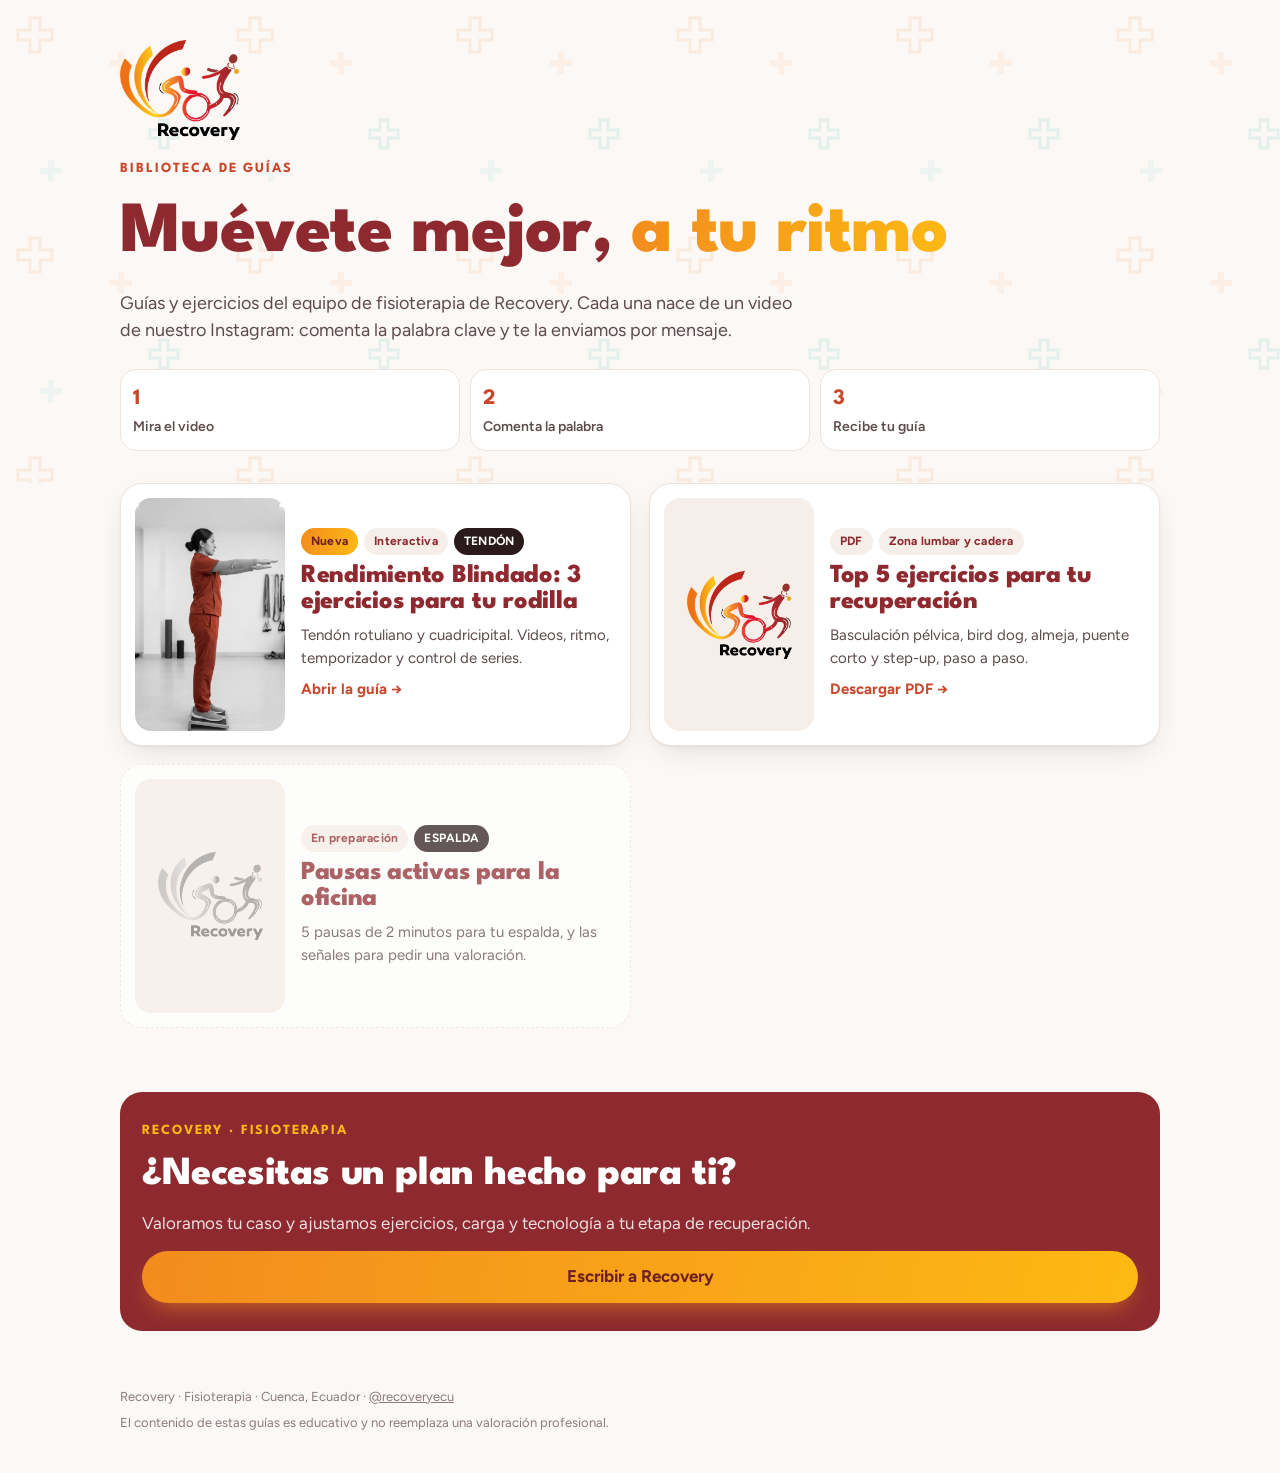
<file: index.html>
<!doctype html>
<html lang="es">
<head>
<meta charset="utf-8">
<meta name="viewport" content="width=device-width,initial-scale=1,viewport-fit=cover">
<title>Guías Recovery</title>
<meta name="description" content="Guías y ejercicios del equipo de fisioterapia de Recovery para moverte mejor y recuperarte a tu ritmo.">
<meta name="theme-color" content="#8E2A2F">
<meta property="og:title" content="Guías Recovery · Fisioterapia">
<meta property="og:description" content="Guías y ejercicios del equipo de fisioterapia de Recovery.">
<meta property="og:image" content="https://pro-motion-sport-marketing.github.io/recovery-guias/assets/clips/excentrica.jpg">
<link rel="icon" href="assets/img/recovery-logo-color.png">
<link rel="preconnect" href="https://fonts.googleapis.com">
<link rel="preconnect" href="https://fonts.gstatic.com" crossorigin>
<link href="https://fonts.googleapis.com/css2?family=Figtree:wght@400;500;600;700&family=League+Spartan:wght@600;700;800&display=swap" rel="stylesheet">
<link rel="stylesheet" href="assets/css/recovery.css?v=3">
<style>
.inicio{padding:40px 0 32px}
.inicio .envoltura{display:grid;gap:18px}
.inicio img.logo-grande{width:120px;height:auto}
.inicio h1{font-size:clamp(42px,11vw,72px);font-weight:800;color:var(--vino)}
.inicio h1 span{background:var(--grad);-webkit-background-clip:text;background-clip:text;color:transparent}
.como{display:grid;gap:10px;grid-template-columns:repeat(3,1fr);margin-top:6px}
.como div{background:var(--papel);border:1px solid var(--linea);border-radius:16px;padding:12px;font-size:14px;font-weight:600;color:var(--tinta-2)}
.como b{display:block;font-family:var(--titulo);font-size:22px;color:var(--rojo)}
.guias{display:grid;gap:18px;padding-bottom:64px}
.tarjeta{position:relative;display:grid;grid-template-columns:120px 1fr;gap:16px;background:var(--papel);border:1px solid var(--linea);border-radius:var(--radio);padding:14px;box-shadow:var(--sombra);text-decoration:none;transition:transform .2s ease}
.tarjeta:hover{transform:translateY(-3px)}
.tarjeta .media{border-radius:16px;overflow:hidden;aspect-ratio:9/14;background:var(--suave)}
.tarjeta .media img,.tarjeta .media video{width:100%;height:100%;object-fit:cover}
.tarjeta .info{display:grid;gap:8px;align-content:center}
.tarjeta h2{font-size:26px}
.tarjeta p{font-size:15px;color:var(--tinta-2)}
.etiquetas{display:flex;flex-wrap:wrap;gap:6px}
.etq{font-size:12px;font-weight:700;padding:4px 10px;border-radius:99px;background:var(--suave);color:var(--vino);letter-spacing:.02em}
.etq.nueva{background:var(--grad);color:var(--vino-2)}
.etq.clave{background:var(--tinta);color:#fff}
.tarjeta .ir{font-weight:700;color:var(--rojo);font-size:15px}
.tarjeta.pronto{opacity:.72;box-shadow:none;border-style:dashed}
.tarjeta.pronto:hover{transform:none}
.pdf-media{display:grid;place-items:center;background:linear-gradient(160deg,#fff,var(--suave));}
.pdf-media img{width:70%!important;height:auto!important;object-fit:contain!important}
.final{background:var(--vino);color:#fff;border-radius:var(--radio);padding:28px 22px;display:grid;gap:14px;margin-bottom:56px}
.final h2{color:#fff;font-size:clamp(28px,7vw,40px)}
.final p{color:rgba(255,255,255,.85)}
@media (min-width:760px){
  .guias{grid-template-columns:repeat(2,1fr)}
  .tarjeta{grid-template-columns:150px 1fr}
}
</style>
</head>
<body>
<main>
<section class="inicio cruces">
  <div class="envoltura">
    <img class="logo-grande" src="assets/img/recovery-logo-color.png" alt="Recovery" width="120" height="100">
    <p class="ante">Biblioteca de guías</p>
    <h1>Muévete mejor, <span>a tu ritmo</span></h1>
    <p class="sub">Guías y ejercicios del equipo de fisioterapia de Recovery. Cada una nace de un video de nuestro Instagram: comenta la palabra clave y te la enviamos por mensaje.</p>
    <div class="como">
      <div><b>1</b>Mira el video</div>
      <div><b>2</b>Comenta la palabra</div>
      <div><b>3</b>Recibe tu guía</div>
    </div>
  </div>
</section>

<section class="envoltura guias" aria-label="Guías disponibles">
  <a class="tarjeta" href="tendon/">
    <div class="media"><video autoplay muted loop playsinline preload="metadata" poster="assets/clips/excentrica.jpg" aria-hidden="true"><source src="assets/clips/excentrica.mp4" type="video/mp4"></video></div>
    <div class="info">
      <div class="etiquetas"><span class="etq nueva">Nueva</span><span class="etq">Interactiva</span><span class="etq clave">TENDÓN</span></div>
      <h2>Rendimiento Blindado: 3 ejercicios para tu rodilla</h2>
      <p>Tendón rotuliano y cuadricipital. Videos, ritmo, temporizador y control de series.</p>
      <span class="ir">Abrir la guía →</span>
    </div>
  </a>

  <a class="tarjeta" href="recursos/top-5-ejercicios-para-tu-recuperacion.pdf" target="_blank" rel="noopener">
    <div class="media pdf-media"><img src="assets/img/recovery-logo-color.png" alt="" aria-hidden="true"></div>
    <div class="info">
      <div class="etiquetas"><span class="etq">PDF</span><span class="etq">Zona lumbar y cadera</span></div>
      <h2>Top 5 ejercicios para tu recuperación</h2>
      <p>Basculación pélvica, bird dog, almeja, puente corto y step-up, paso a paso.</p>
      <span class="ir">Descargar PDF →</span>
    </div>
  </a>

  <div class="tarjeta pronto" aria-label="Próximamente">
    <div class="media pdf-media"><img src="assets/img/recovery-logo-color.png" alt="" aria-hidden="true" style="filter:grayscale(1);opacity:.5"></div>
    <div class="info">
      <div class="etiquetas"><span class="etq">En preparación</span><span class="etq clave">ESPALDA</span></div>
      <h2>Pausas activas para la oficina</h2>
      <p>5 pausas de 2 minutos para tu espalda, y las señales para pedir una valoración.</p>
    </div>
  </div>
</section>

<section class="envoltura">
  <div class="final">
    <p class="ante" style="color:var(--amarillo)">Recovery · Fisioterapia</p>
    <h2>¿Necesitas un plan hecho para ti?</h2>
    <p>Valoramos tu caso y ajustamos ejercicios, carga y tecnología a tu etapa de recuperación.</p>
    <a class="boton boton-principal" href="https://ig.me/m/recoveryecu" target="_blank" rel="noopener">Escribir a Recovery</a>
  </div>
</section>
</main>
<footer class="pie-pagina" style="padding-bottom:40px">
  <div class="envoltura">
    <p class="nota-pie">Recovery · Fisioterapia · Cuenca, Ecuador · <a href="https://www.instagram.com/recoveryecu/" target="_blank" rel="noopener">@recoveryecu</a></p>
    <p class="nota-pie" style="margin-top:6px">El contenido de estas guías es educativo y no reemplaza una valoración profesional.</p>
  </div>
</footer>
</body>
</html>
</file>
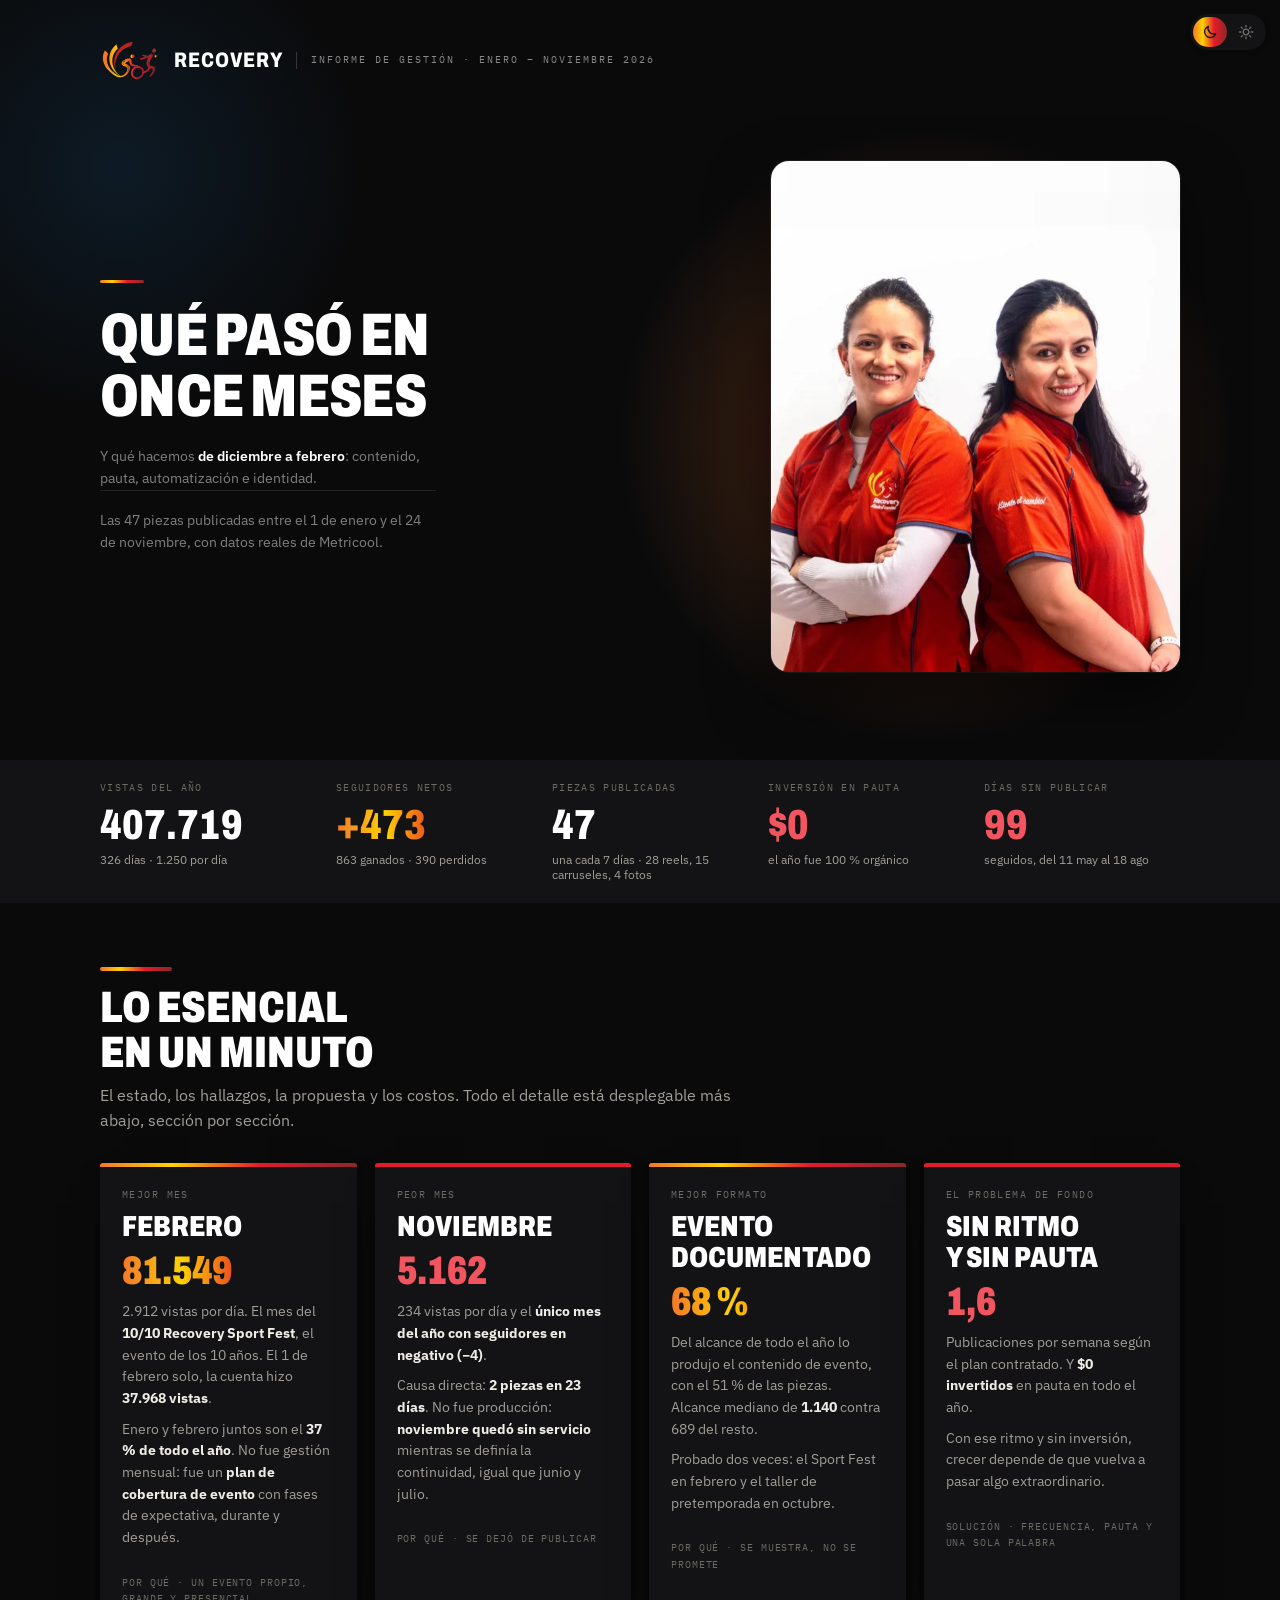
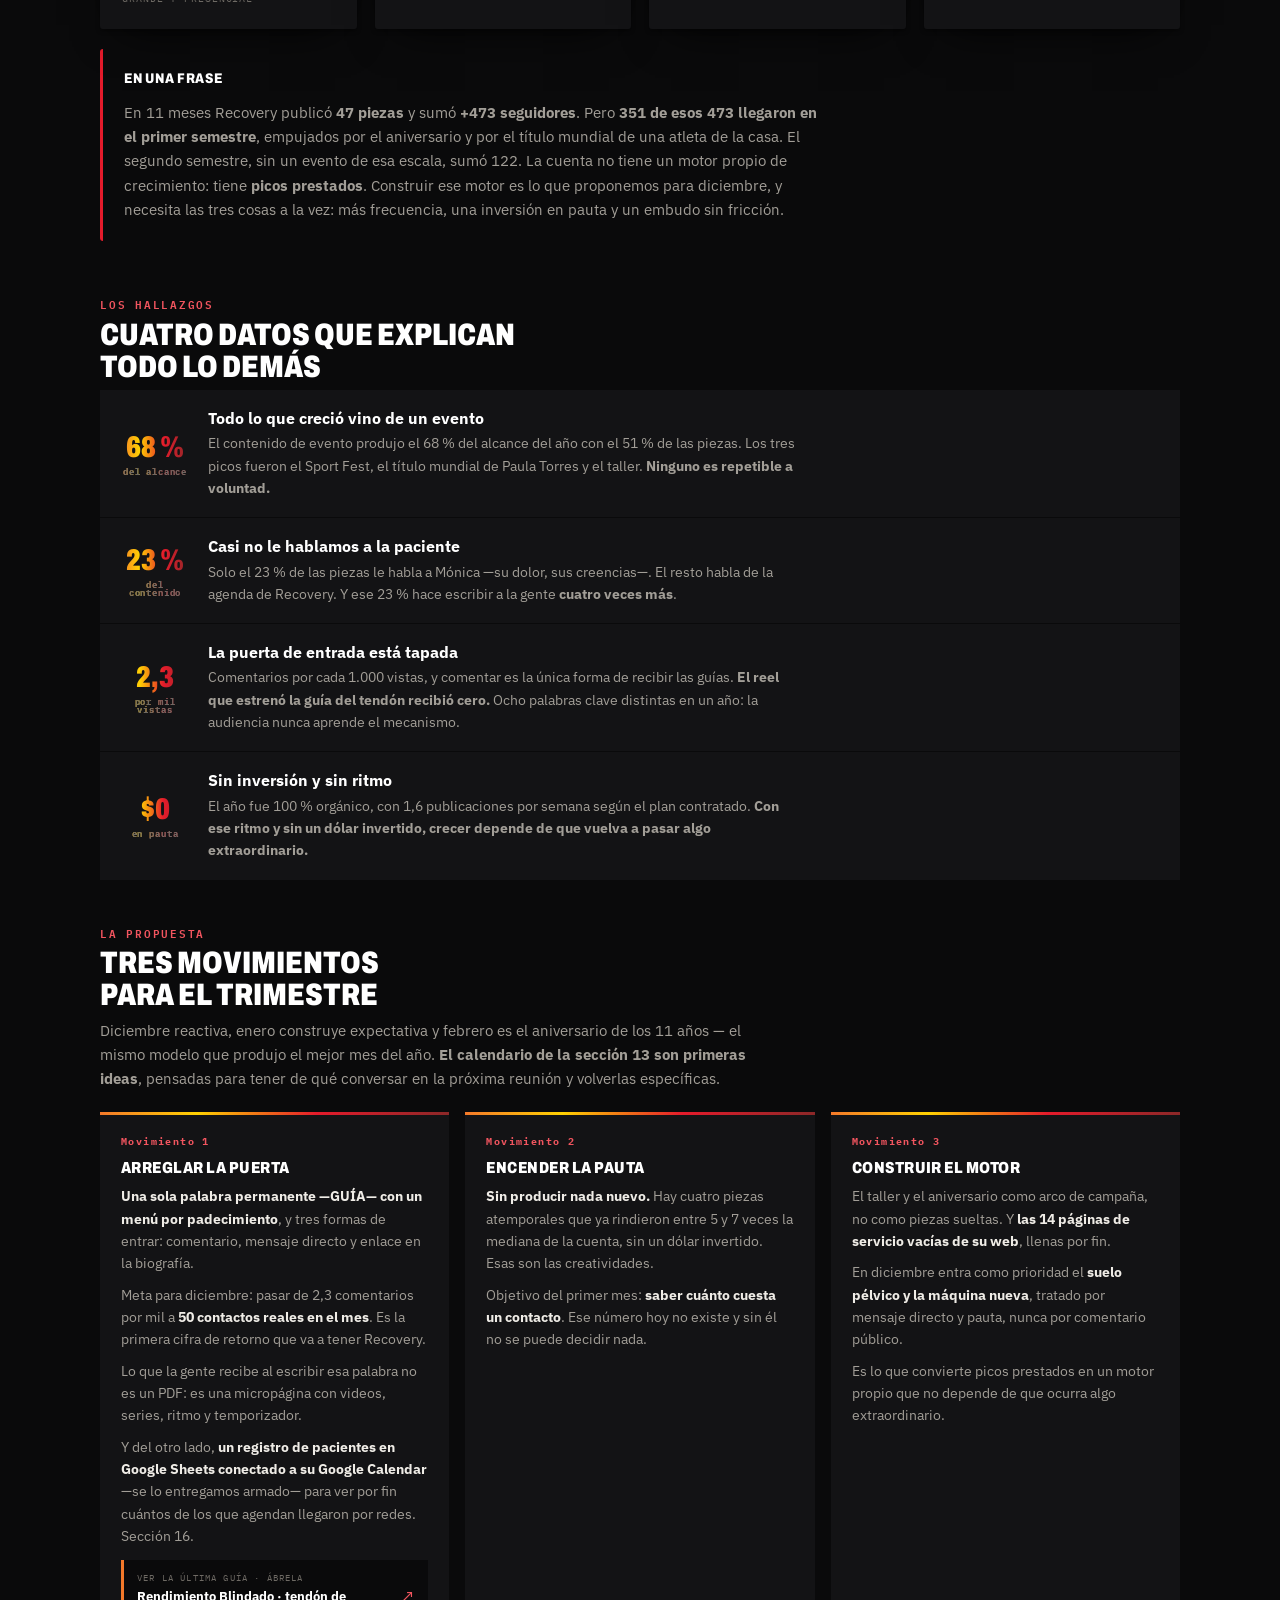
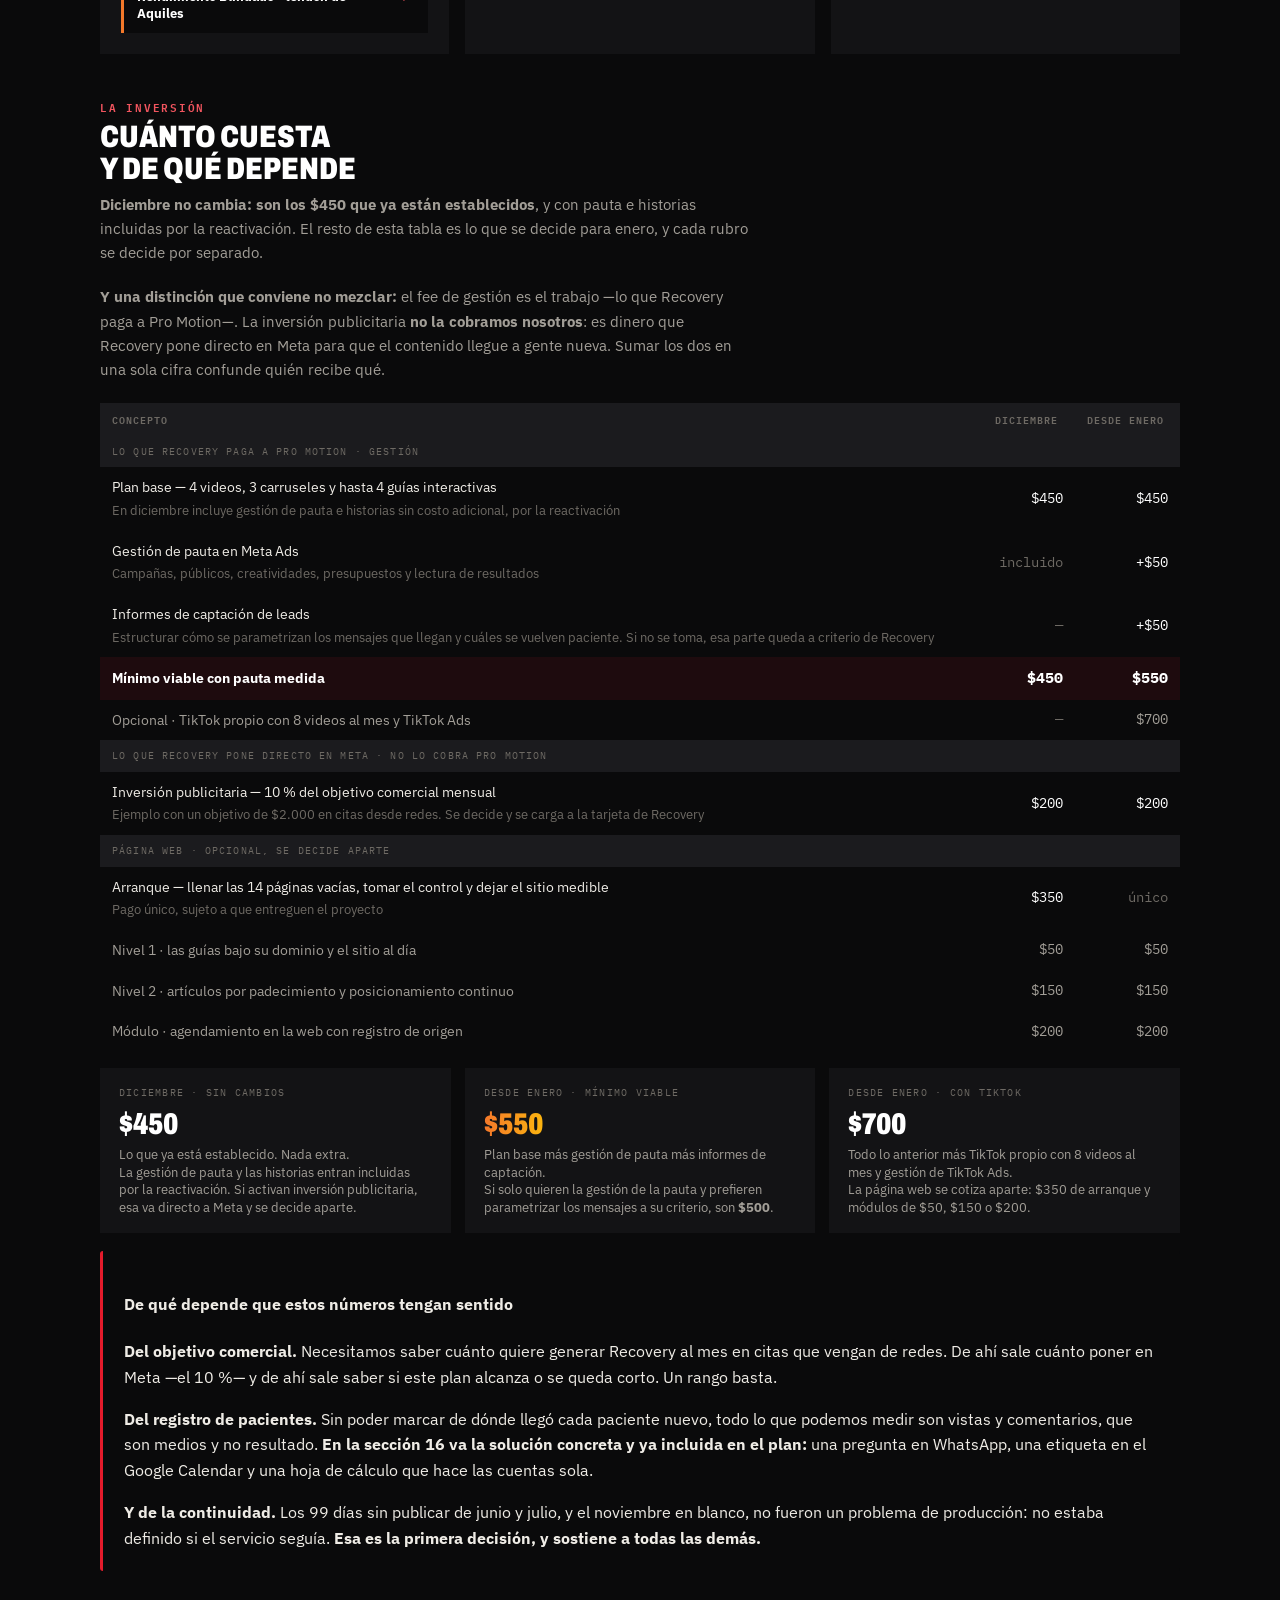
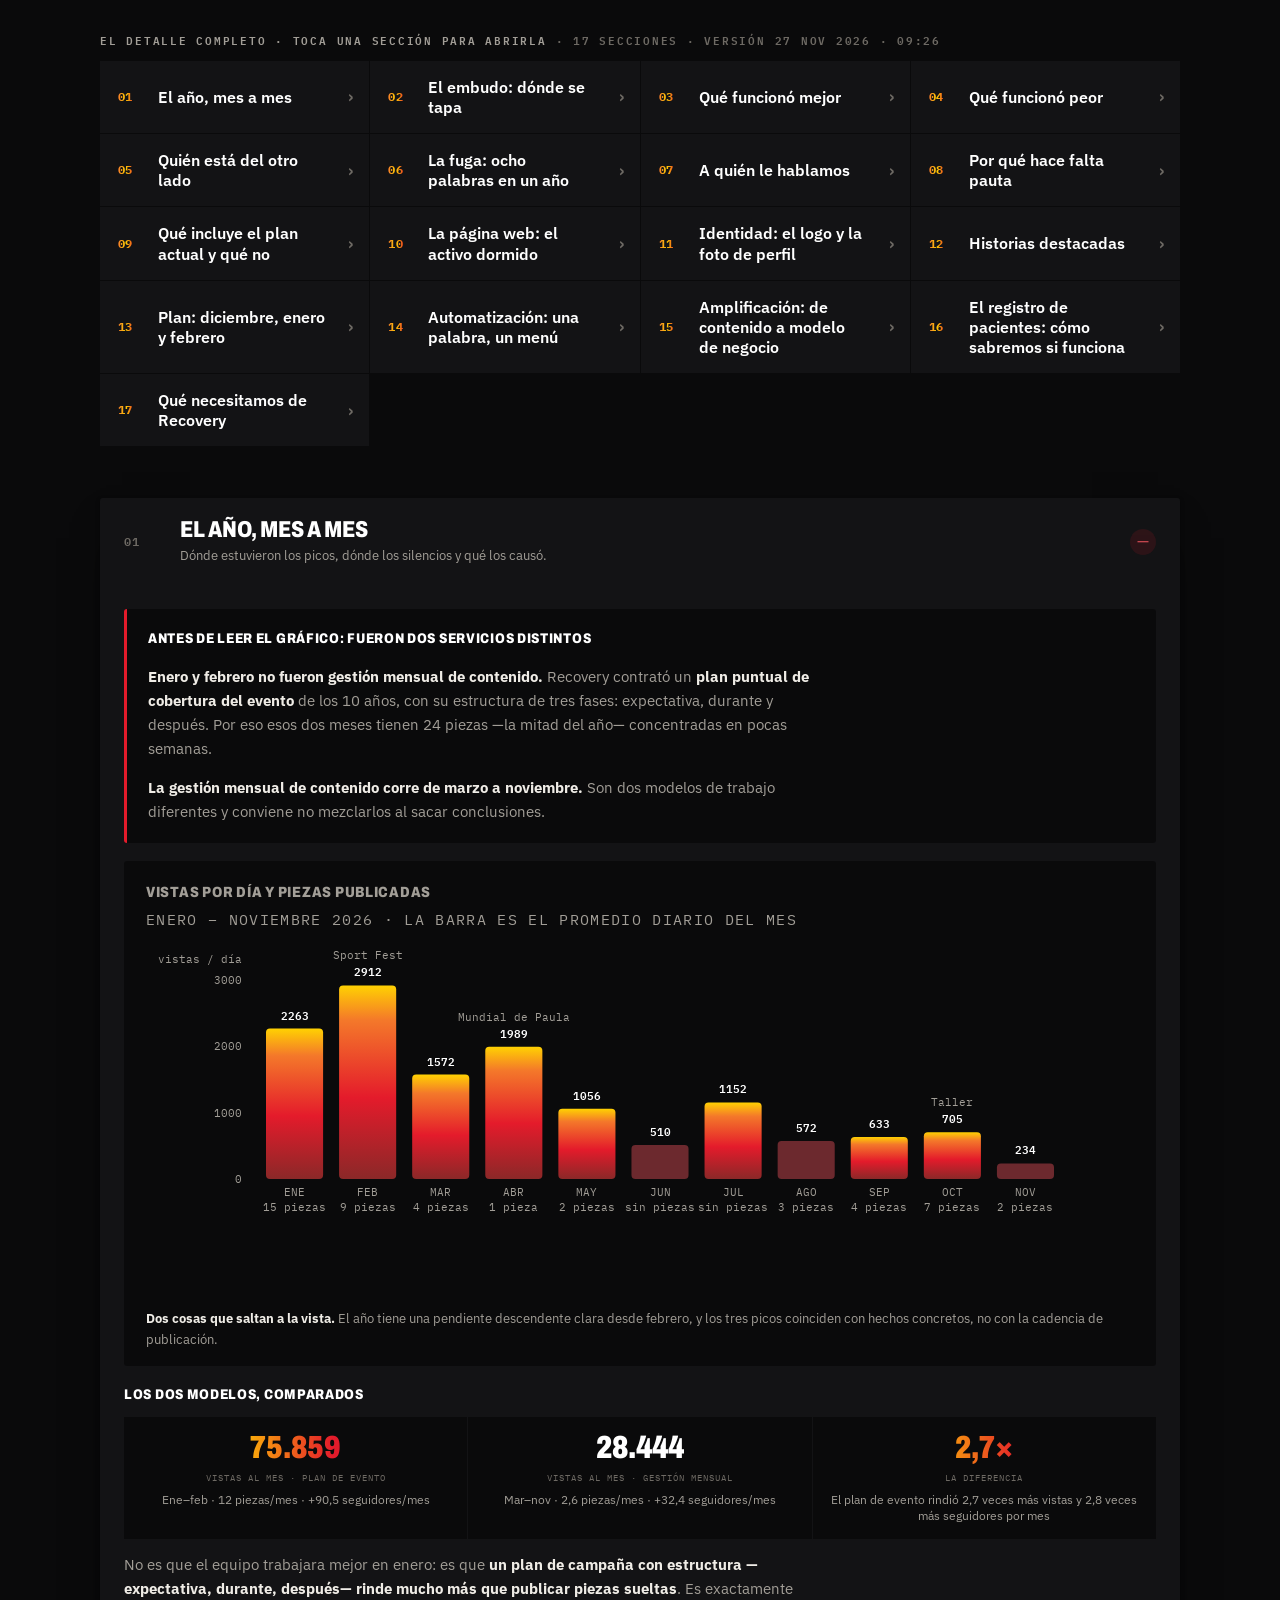
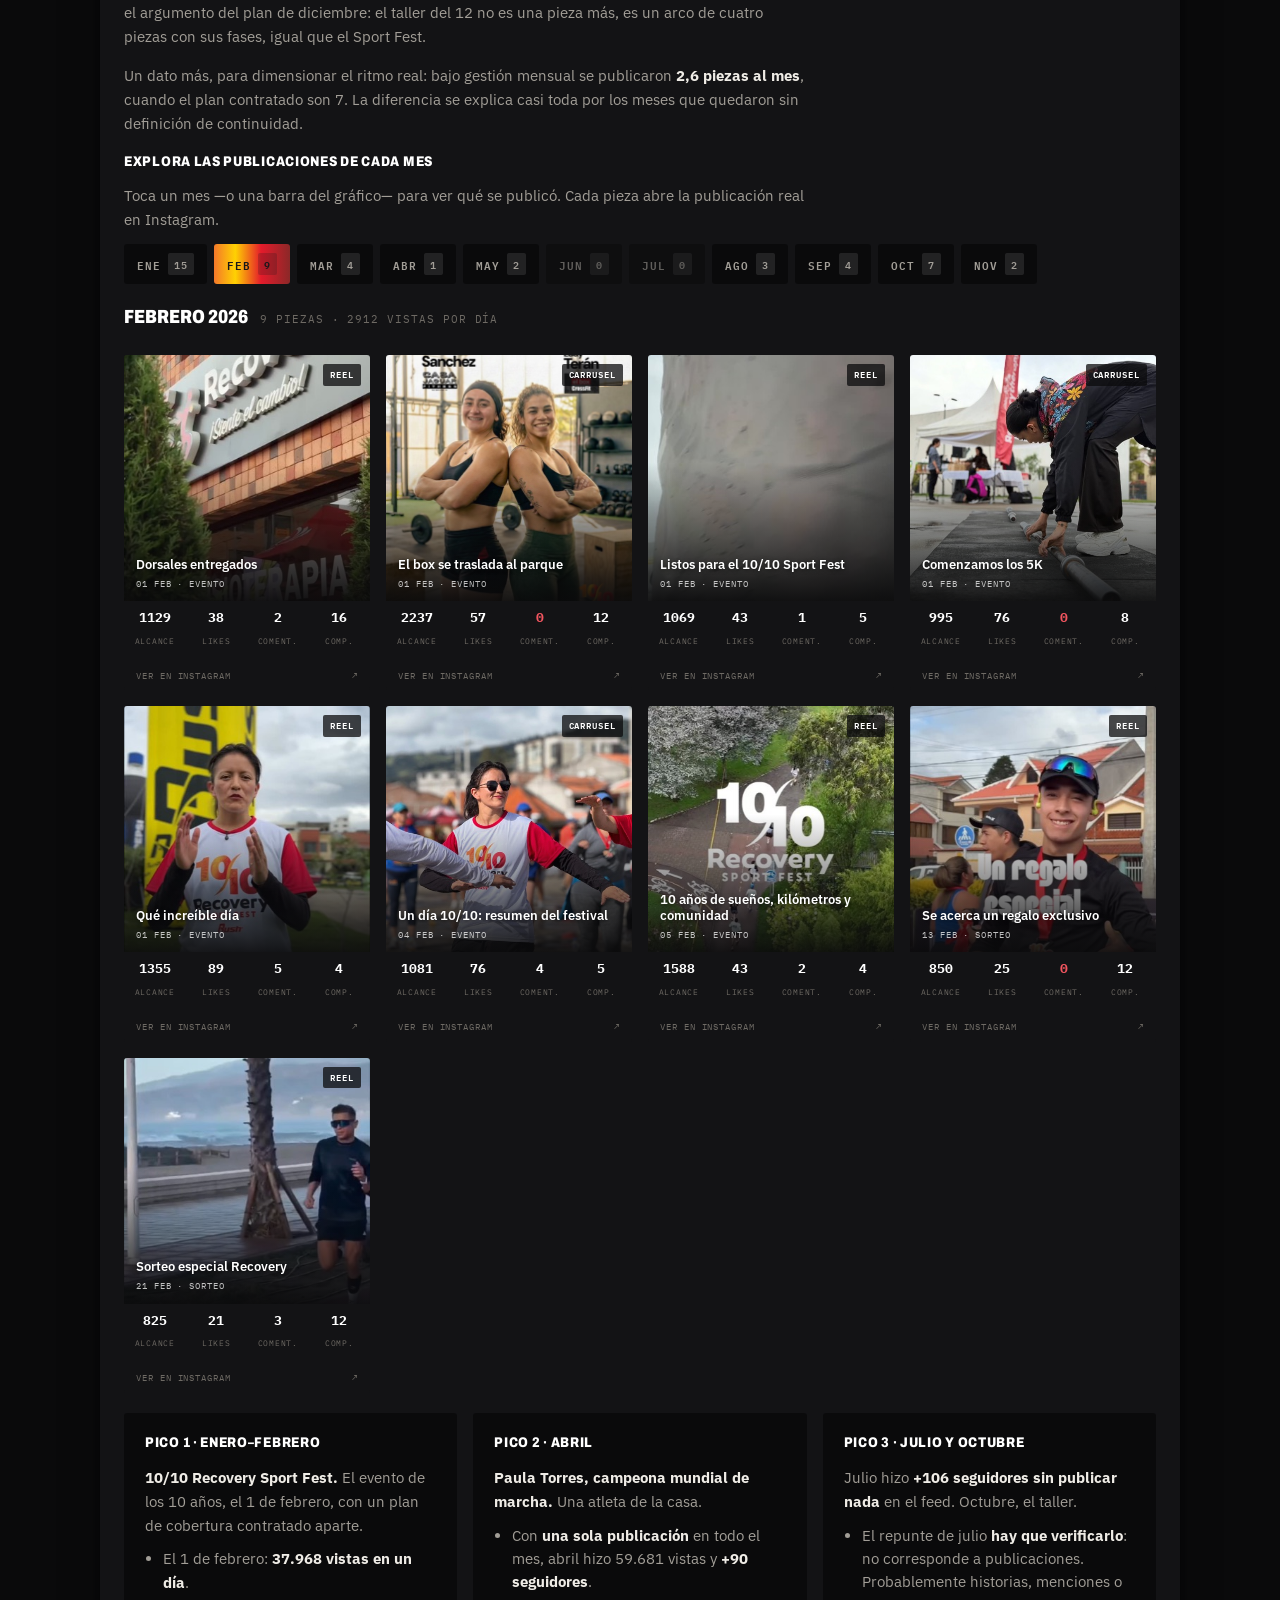
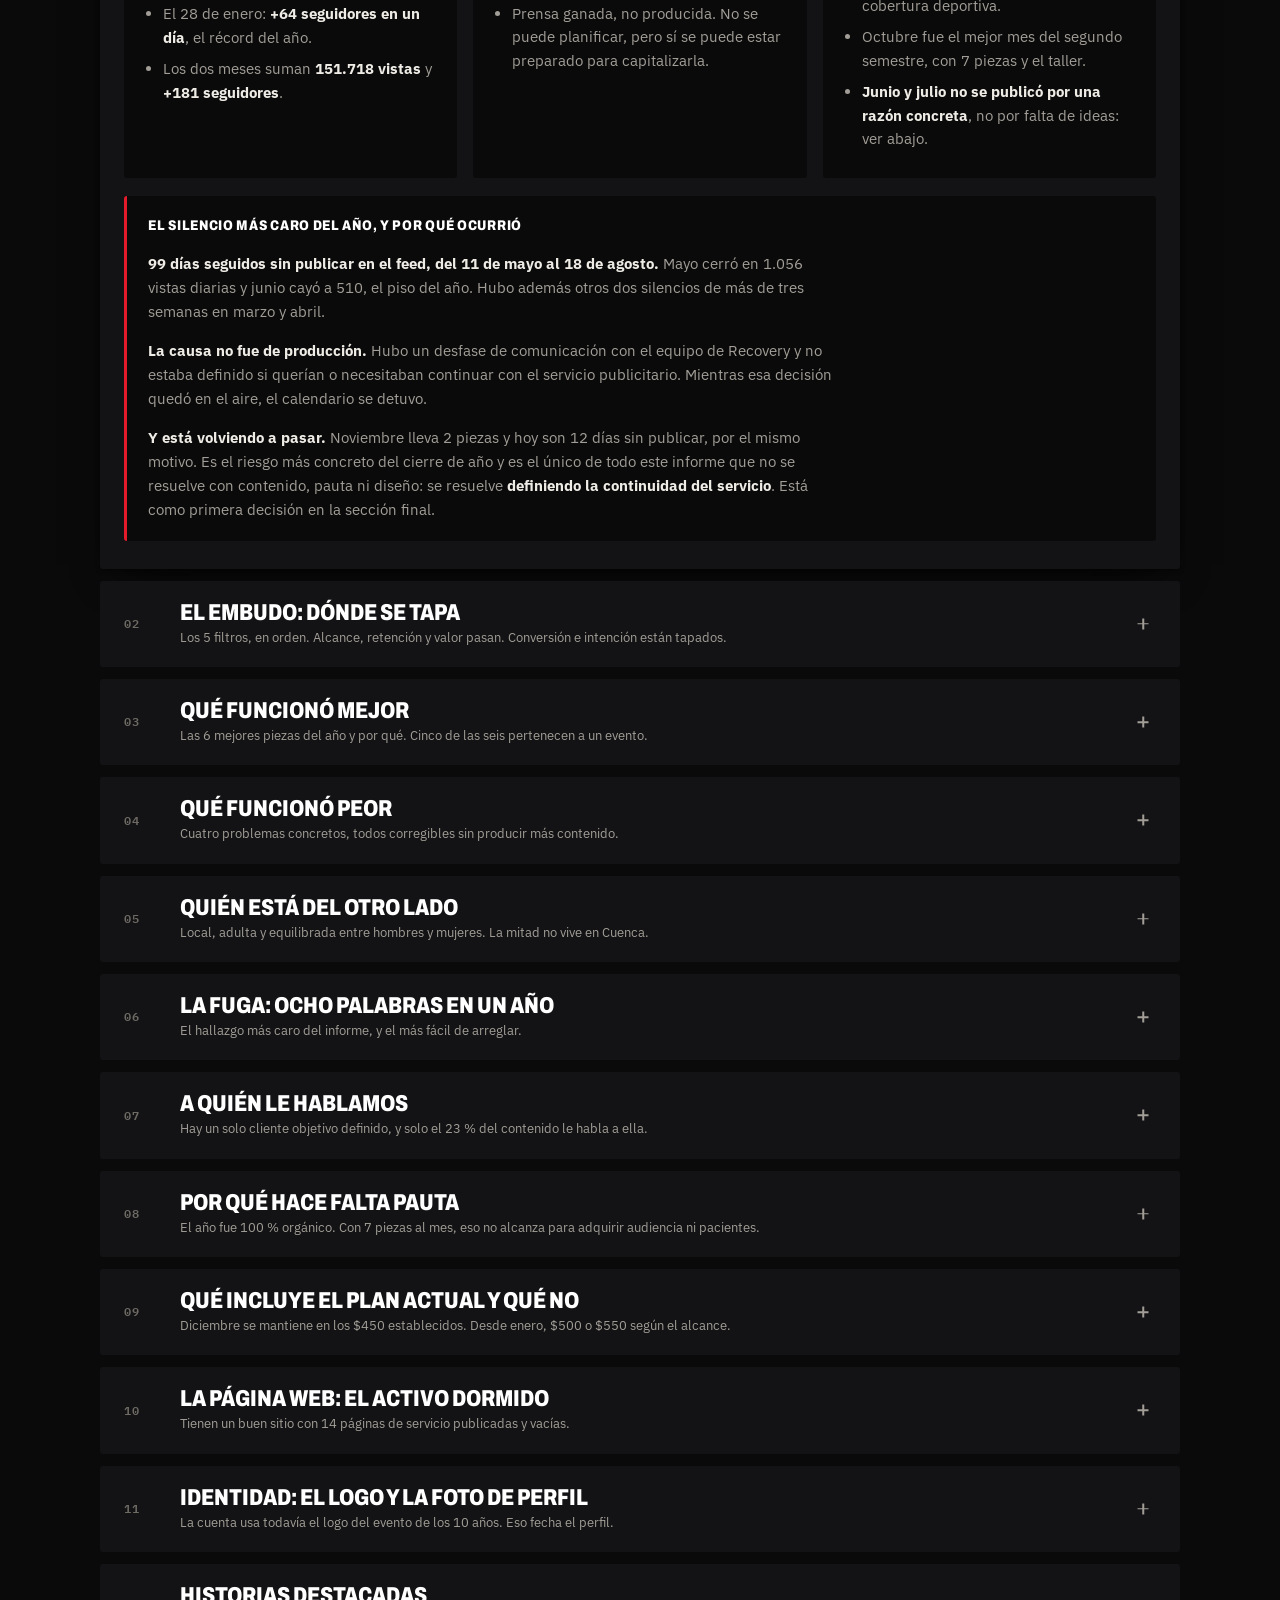
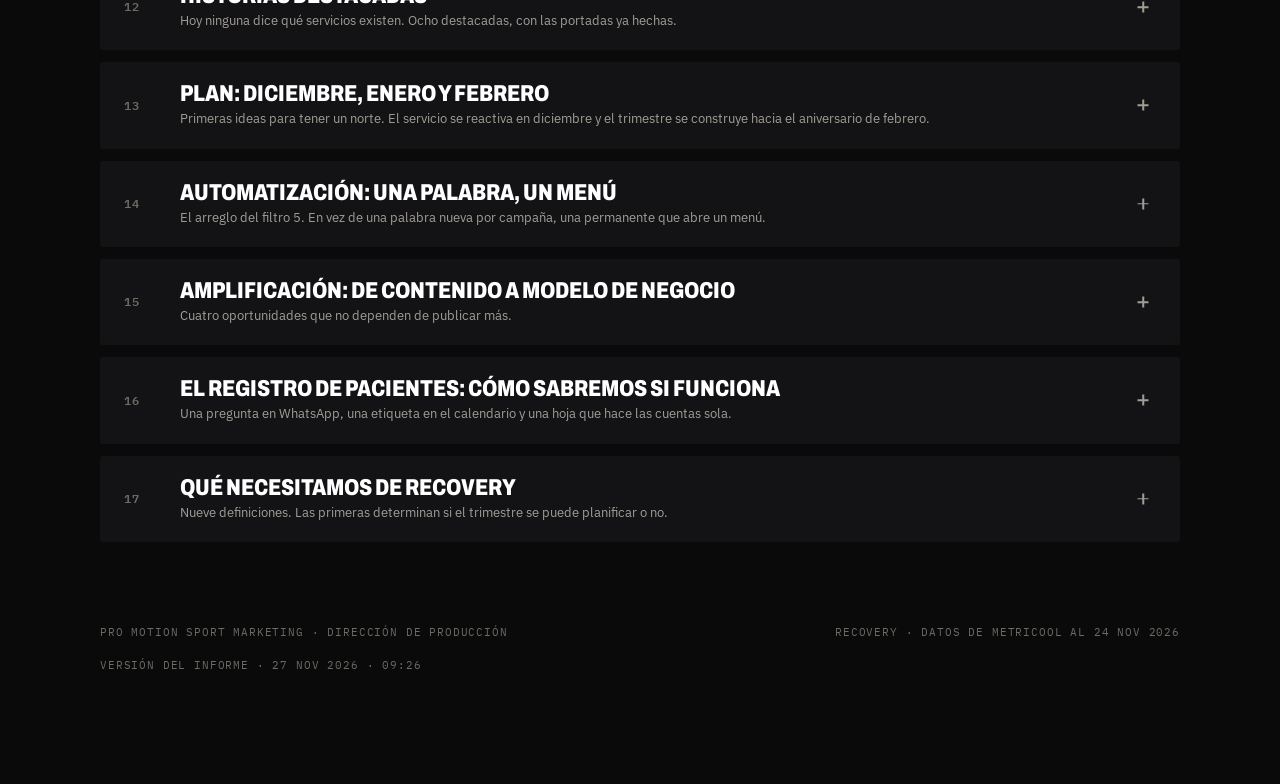
<file: informe/index.html>
<!doctype html>
<html lang="es">
<head>
<meta charset="utf-8">
<meta name="viewport" content="width=device-width, initial-scale=1">
<title>Recovery · Diagnóstico y Plan Diciembre–Febrero</title>
<link rel="preconnect" href="https://fonts.googleapis.com">
<link rel="preconnect" href="https://fonts.gstatic.com" crossorigin>
<link rel="stylesheet" href="https://fonts.googleapis.com/css2?family=Archivo:wdth,wght@62..125,300..900&subset=latin,latin-ext&family=IBM+Plex+Mono:wght@400;500;600&family=IBM+Plex+Sans:wght@300;400;500;600;700&display=swap">
<style>
:root{
  --negro:#0A0A0B; --carbon:#131315; --carbon2:#1B1B1E; --borde:var(--borde);
  --blanco:#FFFFFF; --txt:#EFECE6; --txt2:#A29E97; --txt3:#6E6A64;
  --rojo:#E41B2B; --rojo-cl:#F2555F; --ambar:#FFD102; --naranja:#F4782A; --vino:#8B2828;
  --azul:#4A93CE;
  --grad:linear-gradient(90deg,#F4782A 0%,#FFD102 28%,#E41B2B 62%,#8B2828 100%);
  --display:"Archivo","Helvetica Neue",Arial,sans-serif;
  --body:"IBM Plex Sans","Helvetica Neue",Arial,sans-serif;
  --mono:"IBM Plex Mono",ui-monospace,Menlo,monospace;
  --sh:0 2px 4px rgba(0,0,0,.4),0 18px 44px -22px rgba(0,0,0,.95);
  --vel:rgba(255,255,255,.10);   /* velos sobre fondo */
  --vel2:var(--vel2);
  --gl:var(--gl);    /* rejilla de graficos */
  --ax:var(--ax);    /* ejes */
  --guia:rgba(255,255,255,.35);  /* linea de mediana */
  --flojo:rgba(242,85,95,.42);   /* barras atenuadas */
  --anota:#FFD102;               /* anotaciones del grafico */
}
:root[data-theme="light"]{
  --negro:#FBFAF7; --carbon:#FFFFFF; --carbon2:#F1EEE8; --borde:rgba(23,23,26,.14);
  --blanco:#17171A; --txt:#2B2926; --txt2:#5E5A54; --txt3:#8B867E;
  --rojo:#C8102E; --rojo-cl:#C8102E; --azul:#1E6BA8;
  --sh:0 1px 2px rgba(23,23,26,.05),0 14px 34px -20px rgba(23,23,26,.28);
  --vel:rgba(23,23,26,.07); --vel2:rgba(23,23,26,.10);
  --gl:rgba(23,23,26,.09); --ax:rgba(23,23,26,.24); --guia:rgba(23,23,26,.38);
  --flojo:rgba(200,16,46,.30); --anota:#9A6B00;
}
*{box-sizing:border-box}
html{scroll-behavior:smooth}
body{margin:0;background:var(--negro);color:var(--txt);font-family:var(--body);font-size:16px;line-height:1.62;
  -webkit-font-smoothing:antialiased}
img{max-width:100%}
.wrap{max-width:1120px;margin:0 auto;padding:0 20px 110px}
.mono{font-family:var(--mono);font-size:11px;font-weight:600;letter-spacing:.16em;text-transform:uppercase;color:var(--txt3)}
.gradtext{background:var(--grad);-webkit-background-clip:text;background-clip:text;color:transparent}
.gradrule{height:4px;border-radius:99px;background:var(--grad);border:0;margin:0}

/* ============ HERO ============ */
.hero{color-scheme:dark;position:relative;min-height:min(88vh,760px);display:flex;align-items:flex-end;overflow:hidden;
  margin-bottom:0;background:#0A0A0B}
.hero .aura{position:absolute;right:-6%;bottom:-14%;width:min(76%,860px);aspect-ratio:1;pointer-events:none;
  background:radial-gradient(closest-side,rgba(228,27,43,.30),rgba(244,120,42,.13) 46%,transparent 72%)}
.hero .aura2{position:absolute;left:-18%;top:-24%;width:min(62%,700px);aspect-ratio:1;pointer-events:none;
  background:radial-gradient(closest-side,rgba(30,107,168,.17),transparent 70%)}
.hero .in{position:relative;width:100%;max-width:1120px;margin:0 auto;padding:40px 20px 0;
  display:flex;flex-direction:column;min-height:inherit}
.hero .top{display:flex;align-items:center;gap:12px;margin-bottom:0;flex-wrap:wrap}
.hero .top img{width:62px;height:auto}
.hero .top .marca{font-family:var(--display);font-stretch:80%;font-weight:800;font-size:21px;
  letter-spacing:.05em;text-transform:uppercase;color:#fff;line-height:1}
.hero .top span.et{font-family:var(--mono);font-size:10px;letter-spacing:.2em;text-transform:uppercase;
  color:rgba(255,255,255,.52);padding-left:14px;border-left:1px solid rgba(255,255,255,.17)}
@media(max-width:560px){.hero .top span.et{padding-left:0;border-left:0;width:100%}}
.hgrid{flex:1;display:grid;grid-template-columns:minmax(0,1fr) minmax(290px,.66fr);
  gap:52px;align-items:center;padding:44px 0 52px}
.htx{min-width:0}
.hregla{width:44px;height:3px;border:0;border-radius:99px;background:var(--grad);margin:0 0 22px}
.hsub{font-size:clamp(17px,2vw,21px);line-height:1.42;color:rgba(255,255,255,.82);
  margin:0 0 26px;max-width:32ch;font-weight:400}
.hsub b{color:#fff;font-weight:600}
.hfoto{position:relative;margin:0;padding:0;border:0;background:none;overflow:hidden;
  border-radius:18px;box-shadow:0 26px 60px rgba(0,0,0,.55),0 0 0 1px rgba(255,255,255,.09);
  aspect-ratio:4/5}
.hfoto img{display:block;width:100%;height:100%;object-fit:cover;object-position:52% 72%}
@media(max-width:880px){
  .hero{min-height:0}
  .hero .in{padding:30px 20px 0}
  .hgrid{grid-template-columns:1fr;gap:28px;padding:30px 0 34px}
  .hfoto{aspect-ratio:4/5;max-width:330px;margin:0 auto}
  }
h1{font-family:var(--display);font-stretch:76%;font-weight:860;
  font-size:clamp(34px,5vw,60px);line-height:1.02;margin:0 0 18px;
  text-transform:uppercase;color:#fff;letter-spacing:-.012em;text-wrap:balance}
.hero p{max-width:42ch;color:rgba(239,236,230,.52);font-size:13.8px;margin:0;line-height:1.62;
  padding-top:18px;border-top:1px solid rgba(255,255,255,.10)}
.hero p.hsub{border:0;padding-top:0}

/* ============ TIRA DE CIFRAS ============ */
.tirawrap{background:var(--carbon);border-top:1px solid var(--borde);border-bottom:1px solid var(--borde)}
.tira{max-width:1120px;margin:0 auto;padding:0 20px;
  display:grid;grid-template-columns:repeat(auto-fit,minmax(168px,1fr))}
.tira>div{padding:20px 20px;border-left:1px solid var(--borde)}
.tira>div:first-child{border-left:0;padding-left:0}
.tira>div:last-child{padding-right:0}
@media(max-width:900px){.tira>div{border-left:0;border-top:1px solid var(--borde);padding-left:0;padding-right:0}
  .tira>div:first-child{border-top:0}}
.tira .k{font-family:var(--mono);font-size:9.5px;letter-spacing:.14em;text-transform:uppercase;color:var(--txt3);display:block}
.tira b{display:block;font-family:var(--display);font-stretch:76%;font-weight:850;
  font-size:clamp(28px,4vw,42px);line-height:1.06;color:var(--blanco);margin:8px 0 4px;font-variant-numeric:tabular-nums}
.tira b.rojo{color:var(--rojo-cl)} .tira b.grad{background:var(--grad);-webkit-background-clip:text;background-clip:text;color:transparent}
.tira span.n{font-size:12px;color:var(--txt2);line-height:1.3;display:block}

/* ============ RESUMEN EJECUTIVO ============ */
.resumen{padding:64px 0 10px}
.rtitle{font-family:var(--display);font-stretch:76%;font-weight:880;text-transform:uppercase;
  font-size:clamp(26px,4.4vw,44px);line-height:1.02;margin:14px 0 8px;color:var(--blanco)}
.rsub{color:var(--txt2);max-width:64ch;margin:0 0 30px;font-size:15.5px}
.cards{display:grid;grid-template-columns:repeat(auto-fit,minmax(252px,1fr));gap:18px}
.card{background:var(--carbon);border:1px solid var(--borde);border-radius:3px;padding:0;overflow:hidden;
  box-shadow:var(--sh);display:flex;flex-direction:column}
.card .bar{height:4px;background:var(--grad)}
.card .bar.mute{background:var(--vel2)}
.card .bar.rojo{background:var(--rojo)}
.card .bd{padding:20px 22px 22px;flex:1;display:flex;flex-direction:column}
.card .et{font-family:var(--mono);font-size:9.5px;letter-spacing:.15em;text-transform:uppercase;color:var(--txt3)}
.card h3{font-family:var(--display);font-stretch:78%;font-weight:860;text-transform:uppercase;
  font-size:clamp(21px,2.9vw,29px);line-height:1.06;margin:10px 0 2px;color:var(--blanco)}
.card .big{font-family:var(--display);font-stretch:74%;font-weight:900;font-size:40px;line-height:1;
  margin:6px 0 10px;font-variant-numeric:tabular-nums}
.card .big.up{background:var(--grad);-webkit-background-clip:text;background-clip:text;color:transparent}
.card .big.down{color:var(--rojo-cl)}
.card p{margin:0;font-size:14px;color:var(--txt2);line-height:1.55}
.card p+p{margin-top:9px}
.card b{color:var(--txt)}
.card .pie{margin-top:14px;padding-top:12px;border-top:1px solid var(--borde);
  font-family:var(--mono);font-size:10px;letter-spacing:.09em;text-transform:uppercase;color:var(--txt3)}

/* ============ DESPLEGABLES ============ */
.secwrap{margin-top:52px}
details{border:1px solid var(--borde);border-radius:3px;background:var(--carbon);margin-bottom:12px;overflow:hidden}
details[open]{background:var(--carbon);box-shadow:var(--sh)}
summary{list-style:none;cursor:pointer;padding:20px 24px;display:grid;grid-template-columns:40px 1fr 30px;
  gap:16px;align-items:center;transition:background .15s}
summary::-webkit-details-marker{display:none}
summary:hover{background:var(--carbon2)}
summary:focus-visible{outline:2px solid var(--rojo);outline-offset:-2px}
summary .n{font-family:var(--mono);font-size:12px;letter-spacing:.08em;color:var(--txt3);font-weight:600}
summary h2{font-family:var(--display);font-stretch:80%;font-weight:820;text-transform:uppercase;
  font-size:clamp(17px,2.4vw,23px);line-height:1.05;margin:0;color:var(--blanco)}
summary .d{font-size:13px;color:var(--txt2);margin:4px 0 0;line-height:1.4}
summary .ch{width:26px;height:26px;border:1px solid var(--borde);border-radius:50%;position:relative;justify-self:end}
summary .ch::before,summary .ch::after{content:"";position:absolute;background:var(--txt2);top:50%;left:50%;transition:transform .2s}
summary .ch::before{width:11px;height:1.5px;transform:translate(-50%,-50%)}
summary .ch::after{width:1.5px;height:11px;transform:translate(-50%,-50%)}
details[open] summary .ch::after{transform:translate(-50%,-50%) scaleY(0)}
details[open] summary .ch{border-color:var(--rojo);background:rgba(228,27,43,.12)}
details[open] summary .ch::before{background:var(--rojo-cl)}
.body{padding:4px 24px 28px;border-top:1px solid var(--borde);margin-top:0}
.body>*:first-child{margin-top:20px}
.body p{max-width:76ch;color:var(--txt2);font-size:14.8px}
.body p b,.body li b,.body strong{color:var(--txt)}
.body h4{font-family:var(--display);font-stretch:84%;font-weight:820;text-transform:uppercase;
  font-size:14px;letter-spacing:.05em;margin:0 0 11px;color:var(--blanco)}
.body ul,.body ol{padding-left:18px;color:var(--txt2);font-size:14.5px;margin:0}
.body li{margin:8px 0}
.g2{display:grid;grid-template-columns:repeat(auto-fit,minmax(290px,1fr));gap:16px}
.g3{display:grid;grid-template-columns:repeat(auto-fit,minmax(232px,1fr));gap:16px}
.box{background:var(--negro);border:1px solid var(--borde);border-radius:3px;padding:19px 21px}
.box.acc{border-left:3px solid var(--rojo)}
.box.ok{border-left:3px solid #3FA37A}

/* filtros */
.filtros{display:flex;flex-direction:column;gap:10px;margin-top:20px}
.fil{display:grid;grid-template-columns:62px 1fr 172px;gap:16px;padding:16px 18px;align-items:center;
  border:1px solid var(--borde);border-left:5px solid var(--sem);border-radius:3px;background:var(--negro)}
.fil .luz{width:44px;height:44px;border-radius:50%;background:var(--sem);display:grid;place-items:center;
  box-shadow:0 0 0 6px color-mix(in srgb,var(--sem) 16%,transparent)}
.fil .luz svg{width:23px;height:23px;display:block}
.fil .i{font-family:var(--mono);font-size:9.5px;font-weight:600;letter-spacing:.13em;color:var(--sem);
  display:block;text-align:center;margin-top:8px}
.fil h5{margin:0 0 4px;font-family:var(--display);font-stretch:86%;font-weight:760;
  text-transform:uppercase;font-size:14.5px;letter-spacing:.04em;color:var(--blanco)}
.fil p{margin:0;font-size:13.8px;color:var(--txt2);max-width:62ch}
.tag{font-family:var(--display);font-stretch:88%;font-weight:820;font-size:13.5px;letter-spacing:.09em;
  text-transform:uppercase;padding:10px 14px;border-radius:3px;display:flex;align-items:center;gap:8px;
  justify-content:center;white-space:nowrap;background:var(--sem);color:var(--semtxt)}
.fil.ok{--sem:#2FA06E;--semtxt:#04160D}
.fil.warn{--sem:#E8A72B;--semtxt:#1C1305}
.fil.bad{--sem:#E8414C;--semtxt:#1A0406}
@media(max-width:640px){.fil{grid-template-columns:62px 1fr;row-gap:12px}
  .fil .tag{grid-column:2;justify-self:start}}

/* charts */
figure{margin:0 0 18px;background:var(--negro);border:1px solid var(--borde);border-radius:3px;padding:20px 22px 16px}
.ct{font-family:var(--display);font-stretch:84%;font-weight:820;text-transform:uppercase;
  font-size:13px;letter-spacing:.05em;margin:0 0 3px;color:var(--blanco)}
.cn{font-family:var(--mono);font-size:10px;color:var(--txt3);letter-spacing:.09em;margin:0 0 15px;text-transform:uppercase}
figcaption{font-size:13px;color:var(--txt2);margin-top:12px;border-top:1px solid var(--borde);padding-top:11px}
figcaption b{color:var(--txt)}
.cw{overflow-x:auto}
svg text{font-family:var(--mono);font-size:11px;fill:var(--txt2)}
svg .gl{stroke:var(--gl)}
svg .ax{stroke:var(--ax)}
svg text.val{fill:var(--blanco);font-weight:600}
svg text.lbl{font-family:var(--body);font-size:12px;fill:var(--txt2)}
svg .gl{stroke:var(--gl);stroke-width:1}
svg .ax{stroke:var(--ax);stroke-width:1}
g.row:hover rect,g.row:hover circle{opacity:.72}
.leg{display:flex;gap:16px;flex-wrap:wrap;font-size:12px;color:var(--txt2);margin:0 0 12px}
.leg i{width:11px;height:11px;border-radius:3px;display:inline-block;vertical-align:-1px;margin-right:6px}

/* tabla */
.tw{overflow-x:auto;border:1px solid var(--borde);border-radius:3px}
table{border-collapse:collapse;width:100%;min-width:700px;font-size:13px;background:var(--negro)}
th,td{padding:9px 12px;text-align:left;border-bottom:1px solid var(--borde);white-space:nowrap}
th{font-family:var(--mono);font-size:9.5px;letter-spacing:.1em;text-transform:uppercase;color:var(--txt3);font-weight:600;background:var(--carbon2)}
td{color:var(--txt2)} td.name{white-space:normal;min-width:210px;color:var(--txt)}
td.n{text-align:right;font-variant-numeric:tabular-nums;font-family:var(--mono);font-size:12px}
tr.top td.name{color:var(--blanco);font-weight:600}
tr.top td:first-child{box-shadow:inset 3px 0 0 var(--rojo)}
.chip{font-family:var(--mono);font-size:9px;letter-spacing:.08em;text-transform:uppercase;padding:2px 7px;
  border:1px solid var(--borde);color:var(--txt3)}

/* web */
.ficha-tec{display:grid;grid-template-columns:repeat(auto-fit,minmax(190px,1fr));gap:1px;background:var(--borde);
  border:1px solid var(--borde);margin:4px 0 18px}
.ficha-tec>div{background:var(--negro);padding:15px 17px}
.ficha-tec dt{font-family:var(--mono);font-size:9.5px;letter-spacing:.12em;text-transform:uppercase;color:var(--txt3);margin:0 0 6px}
.ficha-tec dd{margin:0;font-size:14.5px;font-weight:600;color:var(--blanco);line-height:1.3}
.ficha-tec dd small{display:block;font-weight:400;font-size:12px;color:var(--txt2);margin-top:4px}
.evid{border:1px solid var(--borde);background:var(--negro);margin:4px 0 18px}
.evid img{display:block;width:100%;height:auto;border-bottom:1px solid var(--borde)}
.evid figcaption{padding:13px 17px;font-size:13.5px;color:var(--txt2);margin:0;border:0}
.evid figcaption b{color:var(--blanco)}
.pasos{counter-reset:pp;list-style:none;padding:0;margin:0}
.pasos li{counter-increment:pp;position:relative;padding:0 0 0 40px;margin:14px 0;font-size:14.5px;color:var(--txt2)}
.pasos li::before{content:counter(pp);position:absolute;left:0;top:-2px;width:26px;height:26px;border-radius:50%;
  background:var(--grad);color:#17171A;font-family:var(--mono);font-size:12px;font-weight:700;display:grid;place-items:center}
.pasos li b{color:var(--blanco)}

/* resumen ejecutivo ampliado */
.bloque{margin-top:44px}
.bloque>.mono{display:block;margin:0 0 7px;color:var(--rojo-cl)}
.bloque h3{font-family:var(--display);font-stretch:78%;font-weight:870;text-transform:uppercase;
  font-size:clamp(21px,3vw,31px);line-height:1.02;margin:0 0 7px;color:var(--blanco)}
.bloque>p{color:var(--txt2);font-size:15px;max-width:72ch;margin:0 0 20px}
.hall{display:grid;gap:1px;background:var(--borde);border:1px solid var(--borde)}
.hall>div{background:var(--carbon);display:grid;grid-template-columns:70px 1fr;gap:18px;padding:18px 20px;align-items:center}
.hall .cif{font-family:var(--display);font-stretch:72%;font-weight:900;font-size:30px;line-height:1;
  background:var(--grad);-webkit-background-clip:text;background-clip:text;color:transparent;text-align:center}
.hall .cif small{display:block;font-family:var(--mono);font-size:8.5px;font-weight:600;letter-spacing:.1em;
  -webkit-text-fill-color:var(--txt3);margin-top:5px}
.hall h5{margin:0 0 4px;font-size:15.5px;font-weight:700;color:var(--blanco);line-height:1.3}
.hall p{margin:0;font-size:13.8px;color:var(--txt2);max-width:74ch}
.mov{display:grid;grid-template-columns:repeat(auto-fit,minmax(252px,1fr));gap:16px}
.mov>div{background:var(--carbon);border:1px solid var(--borde);border-top:3px solid transparent;
  border-image:var(--grad) 1;padding:19px 21px 21px}
.mov .n{font-family:var(--mono);font-size:10px;font-weight:700;letter-spacing:.14em;color:var(--rojo-cl);display:block;margin-bottom:9px}
.mov h5{margin:0 0 9px;font-family:var(--display);font-stretch:82%;font-weight:840;text-transform:uppercase;
  font-size:16px;letter-spacing:.03em;color:var(--blanco);line-height:1.1}
.mov p{margin:0 0 9px;font-size:13.8px;color:var(--txt2)}
.mov p:last-child{margin:0}
.movlink{display:flex;align-items:center;gap:10px;margin-top:13px;padding:11px 13px;text-decoration:none;
  background:var(--negro);border:1px solid var(--borde);border-left:3px solid transparent;
  border-image:var(--grad) 1;border-image-slice:1;transition:background .16s}
.movlink:hover{background:var(--carbon2)}
.movlink span{display:block;min-width:0}
.movlink .el{font-family:var(--mono);font-size:9px;letter-spacing:.13em;text-transform:uppercase;color:var(--txt3)}
.movlink .tl{font-weight:700;font-size:13.4px;color:var(--blanco);line-height:1.25;margin-top:2px}
.movlink .ar{margin-left:auto;font-size:17px;color:var(--rojo-cl);flex:none}
.mov b{color:var(--txt)}
.cost{overflow-x:auto;border:1px solid var(--borde);background:var(--negro)}
.cost table{min-width:600px;font-size:14px}
.cost th{background:var(--carbon2)}
.cost td.con{color:var(--txt);white-space:normal}
.cost td.mo{font-family:var(--mono);text-align:right;font-variant-numeric:tabular-nums;color:var(--blanco);font-size:13.5px}
.cost tr.sep td{background:var(--carbon2);font-family:var(--mono);font-size:9.5px;letter-spacing:.12em;
  text-transform:uppercase;color:var(--txt3);padding:8px 12px}
.cost tr.tot td{background:color-mix(in srgb,var(--rojo) 9%,transparent);font-weight:700;color:var(--blanco)}
.cost tr.tot td.mo{font-size:15px}
.esc{display:grid;grid-template-columns:repeat(auto-fit,minmax(230px,1fr));gap:14px;margin-top:16px}
.esc>div{background:var(--carbon);border:1px solid var(--borde);padding:17px 19px}
.esc .et{font-family:var(--mono);font-size:9.5px;letter-spacing:.13em;text-transform:uppercase;color:var(--txt3);display:block}
.esc .v{font-family:var(--display);font-stretch:74%;font-weight:900;font-size:30px;line-height:1;color:var(--blanco);margin:9px 0 3px}
.esc .v.g{background:var(--grad);-webkit-background-clip:text;background-clip:text;color:transparent}
.esc small{display:block;font-size:12.5px;color:var(--txt2);line-height:1.4;margin-top:7px}
@media(max-width:560px){.hall>div{grid-template-columns:1fr;gap:10px}.hall .cif{text-align:left}}

/* indice */
.indice{margin-top:34px;padding-top:26px;border-top:1px solid var(--borde)}
.indice nav{display:grid;grid-template-columns:repeat(auto-fill,minmax(268px,1fr));gap:1px;background:var(--borde);
  border:1px solid var(--borde)}
.indice a{background:var(--carbon);padding:16px 16px 16px 18px;text-decoration:none;color:var(--blanco);
  font-size:15.5px;font-weight:600;line-height:1.3;display:grid;grid-template-columns:28px 1fr 16px;gap:12px;
  align-items:center;transition:background .13s;position:relative}
.indice a::before{content:"";position:absolute;left:0;top:0;bottom:0;width:3px;background:var(--grad);
  opacity:0;transition:opacity .13s}
.indice a:hover,.indice a:focus-visible{background:var(--carbon2)}
.indice a:hover::before,.indice a:focus-visible::before{opacity:1}
.indice a:focus-visible{outline:2px solid var(--rojo);outline-offset:-2px}
.indice a i{font-style:normal;font-family:var(--mono);font-size:12px;font-weight:700;letter-spacing:.04em;
  background:var(--grad);-webkit-background-clip:text;background-clip:text;color:transparent}
.indice a b{font-weight:600}
.indice a u{text-decoration:none;color:var(--txt3);font-size:17px;line-height:1;justify-self:end;transition:color .13s,transform .13s}
.indice a:hover u{color:var(--rojo-cl);transform:translateX(2px)}

/* planes */
.planes{display:grid;grid-template-columns:repeat(auto-fit,minmax(272px,1fr));gap:16px;margin:6px 0 4px}
.plan{background:var(--carbon);border:1px solid var(--borde);border-radius:3px;overflow:hidden;display:flex;flex-direction:column}
.plan .bar{height:4px;background:var(--vel2)}
.plan .sello{font-family:var(--mono);font-size:9px;font-weight:700;letter-spacing:.12em;text-transform:uppercase;
  padding:4px 9px;border-radius:2px;display:inline-block;margin-bottom:11px}
.plan .sello.dic{background:var(--grad);color:#17171A}
.plan .sello.ene{background:var(--vel2);color:var(--txt2);border:1px solid var(--borde)}
.plan.act .bar{background:var(--grad)}
.plan.act{box-shadow:var(--sh)}
.plan .bd{padding:20px 22px 22px;flex:1;display:flex;flex-direction:column}
.plan .et{font-family:var(--mono);font-size:9.5px;letter-spacing:.14em;text-transform:uppercase;color:var(--txt3)}
.plan.act .et{background:var(--grad);-webkit-background-clip:text;background-clip:text;color:transparent;font-weight:700}
.plan .pr{font-family:var(--display);font-stretch:74%;font-weight:900;font-size:42px;line-height:1;color:var(--blanco);margin:9px 0 2px}
.plan .pr small{font-family:var(--body);font-size:12px;font-weight:400;color:var(--txt3);letter-spacing:0;display:block;margin-top:6px}
.plan h5{margin:12px 0 9px;font-family:var(--display);font-stretch:86%;font-weight:780;text-transform:uppercase;
  font-size:12.5px;letter-spacing:.07em;color:var(--blanco)}
.plan ul{margin:0;padding-left:16px;font-size:13.5px;color:var(--txt2);line-height:1.5}
.plan li{margin:6px 0}
.plan li b{color:var(--txt)}
.plan .no{margin-top:14px;padding-top:12px;border-top:1px solid var(--borde)}
.plan .no h5{margin-top:0;color:var(--rojo-cl)}
.plan .no ul{color:var(--txt3)}

/* navegador de meses */
.meses{display:flex;flex-wrap:wrap;gap:7px;margin:4px 0 16px}
.mch{font-family:var(--mono);font-size:11px;font-weight:600;letter-spacing:.09em;text-transform:uppercase;
  background:var(--negro);border:1px solid var(--borde);color:var(--txt2);padding:9px 13px;border-radius:3px;
  cursor:pointer;display:flex;align-items:center;gap:7px;transition:all .14s;font-family:var(--mono)}
.mch:hover{border-color:var(--txt3);color:var(--txt)}
.mch:focus-visible{outline:2px solid var(--rojo);outline-offset:2px}
.mch i{font-style:normal;font-size:9.5px;background:var(--vel);padding:2px 6px;border-radius:2px;color:var(--txt2)}
.mch[aria-pressed="true"]{background:var(--grad);border-color:transparent;color:#17171A}
.mch[aria-pressed="true"] i{background:rgba(23,23,26,.22);color:#17171A}
.mch.cero{opacity:.55}
.mhead{display:flex;align-items:baseline;gap:12px;flex-wrap:wrap;margin:18px 0 12px;
  padding-bottom:10px;border-bottom:1px solid var(--borde)}
.mhead b{font-family:var(--display);font-stretch:80%;font-weight:860;text-transform:uppercase;font-size:19px;color:var(--blanco)}
.mhead span{font-family:var(--mono);font-size:10.5px;letter-spacing:.09em;text-transform:uppercase;color:var(--txt3)}
.vacio{background:var(--negro);border:1px solid var(--borde);border-left:4px solid var(--rojo);padding:20px 22px}
.vacio b{display:block;font-family:var(--display);font-stretch:84%;font-weight:820;text-transform:uppercase;
  font-size:14px;letter-spacing:.05em;color:var(--blanco);margin-bottom:8px}
.vacio p{margin:0;font-size:14px;color:var(--txt2);max-width:70ch}
svg g.bar{cursor:pointer}
svg g.bar:hover rect{opacity:.8}
svg g.bar rect.sel{stroke:#fff;stroke-width:2}

/* persona */
.emp{display:grid;grid-template-columns:repeat(auto-fit,minmax(252px,1fr));gap:1px;background:var(--borde);
  border:1px solid var(--borde);margin:4px 0 18px}
.emp>div{background:var(--negro);padding:17px 19px 19px}
.emp h5{margin:0 0 11px;font-family:var(--display);font-stretch:80%;font-weight:860;text-transform:uppercase;
  font-size:15px;letter-spacing:.06em;background:var(--grad);-webkit-background-clip:text;background-clip:text;color:transparent}
.emp ul{margin:0;padding-left:15px;font-size:13px;color:var(--txt2);line-height:1.5}
.emp li{margin:5px 0}
.emp li b{color:var(--blanco)}
.ficha{display:flex;gap:18px;align-items:center;flex-wrap:wrap;background:var(--negro);border:1px solid var(--borde);
  border-left:5px solid transparent;border-image:var(--grad) 1;padding:18px 20px;margin:0 0 16px}
.ficha .nm{font-family:var(--display);font-stretch:76%;font-weight:900;font-size:30px;text-transform:uppercase;
  color:var(--blanco);line-height:1}
.ficha .ed{font-family:var(--mono);font-size:11px;letter-spacing:.14em;color:var(--txt3);display:block;margin-top:5px}
.ficha p{margin:0;font-size:14.5px;color:var(--txt2);max-width:62ch;flex:1;min-width:240px}
.split{display:grid;grid-template-columns:repeat(auto-fit,minmax(150px,1fr));gap:1px;background:var(--borde);
  border:1px solid var(--borde);margin:14px 0 6px}
.split>div{background:var(--negro);padding:15px 16px;text-align:center}
.split b{display:block;font-family:var(--display);font-stretch:76%;font-weight:880;font-size:32px;line-height:1;color:var(--blanco)}
.split b.g{background:var(--grad);-webkit-background-clip:text;background-clip:text;color:transparent}
.split span{display:block;font-family:var(--mono);font-size:9px;letter-spacing:.11em;text-transform:uppercase;color:var(--txt3);margin-top:7px}
.split i{display:block;font-style:normal;font-size:12px;color:var(--txt2);margin-top:6px;line-height:1.35}

/* tarjetas de publicacion */
.posts{display:grid;grid-template-columns:repeat(auto-fill,minmax(216px,1fr));gap:16px;margin:6px 0 4px}
.post{background:var(--carbon);border:1px solid var(--borde);border-radius:3px;overflow:hidden;
  display:flex;flex-direction:column;text-decoration:none;color:inherit;transition:border-color .15s,transform .15s}
.post:hover,.post:focus-visible{border-color:var(--rojo);transform:translateY(-2px)}
.post:focus-visible{outline:2px solid var(--rojo);outline-offset:2px}
.post .im{position:relative;aspect-ratio:1;overflow:hidden;background:var(--carbon2)}
.post .im img{width:100%;height:100%;object-fit:cover;display:block}
.post .im::after{content:"";position:absolute;inset:0;pointer-events:none;
  background:linear-gradient(180deg,rgba(10,10,11,0) 44%,rgba(10,10,11,.93) 100%)}
.post .rank{position:absolute;top:0;left:0;z-index:2;background:var(--grad);color:#17171A;
  font-family:var(--display);font-stretch:78%;font-weight:900;font-size:13px;padding:5px 11px;letter-spacing:.03em}
.post .fm{position:absolute;top:9px;right:9px;z-index:2;font-family:var(--mono);font-size:8.5px;font-weight:600;
  letter-spacing:.11em;text-transform:uppercase;color:#fff;background:rgba(10,10,11,.74);padding:4px 7px;border-radius:2px}
.post .ti{position:absolute;left:12px;right:12px;bottom:10px;z-index:2}
.post .ti b{display:block;font-size:13px;font-weight:600;color:#fff;line-height:1.28;text-shadow:0 1px 4px rgba(0,0,0,.6)}
.post .ti i{display:block;font-style:normal;font-family:var(--mono);font-size:9px;letter-spacing:.1em;
  text-transform:uppercase;color:rgba(255,255,255,.74);margin-top:3px}
.post .mt{display:flex;border-top:1px solid var(--borde)}
.post .mt div{flex:1;padding:9px 4px;text-align:center;border-right:1px solid var(--borde);min-width:0}
.post .mt div:last-child{border-right:0}
.post .mt b{display:block;font-family:var(--mono);font-size:13px;color:var(--blanco);font-variant-numeric:tabular-nums;line-height:1.2}
.post .mt b.ko{color:var(--rojo-cl)}
.post .mt span{font-family:var(--mono);font-size:7.5px;letter-spacing:.1em;text-transform:uppercase;color:var(--txt3)}
.post .go{padding:8px 12px;border-top:1px solid var(--borde);font-family:var(--mono);font-size:8.5px;
  letter-spacing:.11em;text-transform:uppercase;color:var(--txt3);display:flex;justify-content:space-between;gap:6px}
.post:hover .go{color:var(--rojo-cl)}
.post.off{opacity:.8}
.post.off .im{display:grid;place-items:center}
.post.off .im::after{display:none}
.post.off .nod{font-family:var(--mono);font-size:9.5px;letter-spacing:.1em;text-transform:uppercase;
  color:var(--txt3);text-align:center;padding:16px;line-height:1.8}

/* calendario */
.cal{border:1px solid var(--borde);border-radius:3px;overflow:hidden;background:var(--negro)}
.crow{display:grid;grid-template-columns:116px 104px 1fr;gap:14px;padding:16px 18px;border-bottom:1px solid var(--borde);align-items:start}
.crow:last-child{border-bottom:0}
.crow.hd{background:var(--carbon2);font-family:var(--mono);font-size:9.5px;letter-spacing:.12em;text-transform:uppercase;color:var(--txt3);padding:10px 18px}
.crow .d{font-family:var(--mono);font-size:11.5px;color:var(--blanco);font-weight:600;line-height:1.45}
.crow .d span{display:block;font-weight:400;color:var(--txt3);font-size:10px;letter-spacing:.06em;text-transform:uppercase}
.crow .fm{font-family:var(--mono);font-size:10px;letter-spacing:.07em;text-transform:uppercase;color:var(--txt3);line-height:1.6}
.crow .fm b{display:block;background:var(--grad);-webkit-background-clip:text;background-clip:text;color:transparent;font-weight:700}
.crow h5{margin:0 0 5px;font-size:15px;font-weight:700;color:var(--blanco);line-height:1.3}
.crow p{margin:0 0 6px;font-size:13.5px;color:var(--txt2);max-width:70ch}
.crow .mt{font-family:var(--mono);font-size:10px;letter-spacing:.07em;text-transform:uppercase;color:var(--txt3)}
.crow .mt b{color:var(--rojo-cl)}
@media(max-width:700px){.crow{grid-template-columns:1fr;gap:7px}}

/* destacadas / perfil */
.hl{display:grid;grid-template-columns:repeat(auto-fill,minmax(118px,1fr));gap:18px;margin:4px 0 18px}
.hlc{text-align:center}
.hlc img{width:100%;aspect-ratio:1;border-radius:50%;display:block;border:1px solid var(--borde)}
.hlc b{display:block;margin-top:8px;font-family:var(--mono);font-size:10px;letter-spacing:.1em;text-transform:uppercase;color:var(--blanco)}
.hlc span{display:block;font-size:11px;color:var(--txt3);line-height:1.35;margin-top:3px}
.pf2{display:grid;grid-template-columns:repeat(auto-fit,minmax(150px,1fr));gap:20px;max-width:540px;margin:0 0 18px}
.pf2 figure{padding:0;border:0;background:none;margin:0;text-align:center}
.pf2 img{width:100%;aspect-ratio:1;border-radius:50%;border:1px solid var(--borde);display:block}
.pf2 b{display:block;margin-top:9px;font-family:var(--mono);font-size:10px;letter-spacing:.1em;text-transform:uppercase;color:var(--blanco)}
.pf2 span{font-size:11.5px;color:var(--txt3)}

footer{margin-top:60px;padding-top:22px;border-top:1px solid var(--borde);display:flex;justify-content:space-between;
  gap:16px;flex-wrap:wrap;font-family:var(--mono);font-size:10.5px;letter-spacing:.08em;text-transform:uppercase;color:var(--txt3)}

/* conmutador de tema */
.tema{position:fixed;top:14px;right:14px;z-index:60;display:flex;gap:2px;padding:3px;
  background:var(--carbon);border:1px solid var(--borde);border-radius:99px;box-shadow:var(--sh)}
.tema button{border:0;background:none;cursor:pointer;width:34px;height:30px;border-radius:99px;
  display:grid;place-items:center;color:var(--txt3);transition:background .14s,color .14s}
.tema button:hover{color:var(--txt)}
.tema button[aria-pressed="true"]{background:var(--grad);color:#17171A}
.tema button:focus-visible{outline:2px solid var(--rojo);outline-offset:2px}
.tema svg{width:16px;height:16px;display:block}
@media print{.tema{display:none}}
@media(max-width:620px){.tema{top:auto;bottom:12px;right:12px}}
</style>
</head>
<body>
<div class="tema" role="group" aria-label="Tema del informe">
  <button type="button" id="t-osc" aria-pressed="true" title="Fondo oscuro" aria-label="Fondo oscuro">
    <svg viewBox="0 0 24 24" fill="none" stroke="currentColor" stroke-width="2" stroke-linecap="round" stroke-linejoin="round"><path d="M20.5 14.5A8.6 8.6 0 0 1 9.5 3.5a8.6 8.6 0 1 0 11 11Z"/></svg></button>
  <button type="button" id="t-cla" aria-pressed="false" title="Fondo claro" aria-label="Fondo claro">
    <svg viewBox="0 0 24 24" fill="none" stroke="currentColor" stroke-width="2" stroke-linecap="round" stroke-linejoin="round"><circle cx="12" cy="12" r="4.2"/><path d="M12 2v2.4M12 19.6V22M2 12h2.4M19.6 12H22M4.9 4.9l1.7 1.7M17.4 17.4l1.7 1.7M19.1 4.9l-1.7 1.7M6.6 17.4l-1.7 1.7"/></svg></button>
</div>

<div class="hero">
  <div class="aura2"></div><div class="aura"></div>
  <div class="in">
    <div class="top"><img src="assets/recovery-logo.svg" alt=""><span class="marca">Recovery</span><span class="et">Informe de gestión · Enero – Noviembre 2026</span></div>
    <div class="hgrid">
      <div class="htx">
        <hr class="hregla">
        <h1>Qué pasó en once meses</h1>
        <p class="hsub">Y qué hacemos <b>de diciembre a febrero</b>: contenido, pauta, automatización e identidad.</p>
        <p>Las 47 piezas publicadas entre el 1 de enero y el 24 de noviembre, con datos reales de Metricool.</p>
      </div>
      <figure class="hfoto">
        <img src="assets/equipo-portada-45.webp" width="620" height="775" alt="Fisioterapeutas del equipo de Recovery con el uniforme de la marca" fetchpriority="high">
      </figure>
    </div>
  </div>
</div>

<div class="tirawrap">
<div class="tira">
  <div><span class="k">Vistas del año</span><b>407.719</b><span class="n">326 días · 1.250 por día</span></div>
  <div><span class="k">Seguidores netos</span><b class="grad">+473</b><span class="n">863 ganados · 390 perdidos</span></div>
  <div><span class="k">Piezas publicadas</span><b>47</b><span class="n">una cada 7 días · 28 reels, 15 carruseles, 4 fotos</span></div>
  <div><span class="k">Inversión en pauta</span><b class="rojo">$0</b><span class="n">el año fue 100 % orgánico</span></div>
  <div><span class="k">Días sin publicar</span><b class="rojo">99</b><span class="n">seguidos, del 11 may al 18 ago</span></div>
</div>
</div>

<div class="wrap">

<!-- ============ RESUMEN EJECUTIVO ============ -->
<div class="resumen">
  <hr class="gradrule" style="width:72px">
  <p class="rtitle">Lo esencial<br>en un minuto</p>
  <p class="rsub">El estado, los hallazgos, la propuesta y los costos. Todo el detalle está desplegable más abajo, sección por sección.</p>

  <div class="cards">
    <div class="card"><div class="bar"></div><div class="bd">
      <span class="et">Mejor mes</span><h3>Febrero</h3><div class="big up">81.549</div>
      <p>2.912 vistas por día. El mes del <b>10/10 Recovery Sport Fest</b>, el evento de los 10 años. El 1 de febrero solo, la cuenta hizo <b>37.968 vistas</b>.</p>
      <p>Enero y febrero juntos son el <b>37 % de todo el año</b>. No fue gestión mensual: fue un <b>plan de cobertura de evento</b> con fases de expectativa, durante y después.</p>
      <div class="pie">Por qué · un evento propio, grande y presencial</div></div></div>

    <div class="card"><div class="bar rojo"></div><div class="bd">
      <span class="et">Peor mes</span><h3>Noviembre</h3><div class="big down">5.162</div>
      <p>234 vistas por día y el <b>único mes del año con seguidores en negativo (−4)</b>.</p>
      <p>Causa directa: <b>2 piezas en 23 días</b>. No fue producción: <b>noviembre quedó sin servicio</b> mientras se definía la continuidad, igual que junio y julio.</p>
      <div class="pie">Por qué · se dejó de publicar</div></div></div>

    <div class="card"><div class="bar"></div><div class="bd">
      <span class="et">Mejor formato</span><h3>Evento<br>documentado</h3><div class="big up">68 %</div>
      <p>Del alcance de todo el año lo produjo el contenido de evento, con el 51 % de las piezas. Alcance mediano de <b>1.140</b> contra 689 del resto.</p>
      <p>Probado dos veces: el Sport Fest en febrero y el taller de pretemporada en octubre.</p>
      <div class="pie">Por qué · se muestra, no se promete</div></div></div>

    <div class="card"><div class="bar rojo"></div><div class="bd">
      <span class="et">El problema de fondo</span><h3>Sin ritmo<br>y sin pauta</h3><div class="big down">1,6</div>
      <p>Publicaciones por semana según el plan contratado. Y <b>$0 invertidos</b> en pauta en todo el año.</p>
      <p>Con ese ritmo y sin inversión, crecer depende de que vuelva a pasar algo extraordinario.</p>
      <div class="pie">Solución · frecuencia, pauta y una sola palabra</div></div></div>
  </div>

  <div class="box acc" style="margin-top:20px">
    <h4 style="font-family:var(--display);font-stretch:84%;font-weight:820;text-transform:uppercase;font-size:14px;letter-spacing:.05em;margin:0 0 10px;color:var(--blanco)">En una frase</h4>
    <p style="margin:0;color:var(--txt2);font-size:15px;max-width:78ch">En 11 meses Recovery publicó <b>47 piezas</b> y sumó <b>+473 seguidores</b>. Pero <b>351 de esos 473 llegaron en el primer semestre</b>, empujados por el aniversario y por el título mundial de una atleta de la casa. El segundo semestre, sin un evento de esa escala, sumó 122. La cuenta no tiene un motor propio de crecimiento: tiene <b>picos prestados</b>. Construir ese motor es lo que proponemos para diciembre, y necesita las tres cosas a la vez: más frecuencia, una inversión en pauta y un embudo sin fricción.</p>
  </div>
</div>

<!-- ============ SECCIONES ============ -->


  <div class="bloque">
    <span class="mono">Los hallazgos</span>
    <h3>Cuatro datos que explican<br>todo lo demás</h3>
    <div class="hall">
      <div><span class="cif">68 %<small>del alcance</small></span>
        <div><h5>Todo lo que creció vino de un evento</h5>
        <p>El contenido de evento produjo el 68 % del alcance del año con el 51 % de las piezas. Los tres picos fueron el Sport Fest, el título mundial de Paula Torres y el taller. <b>Ninguno es repetible a voluntad.</b></p></div></div>
      <div><span class="cif">23 %<small>del contenido</small></span>
        <div><h5>Casi no le hablamos a la paciente</h5>
        <p>Solo el 23 % de las piezas le habla a Mónica —su dolor, sus creencias—. El resto habla de la agenda de Recovery. Y ese 23 % hace escribir a la gente <b>cuatro veces más</b>.</p></div></div>
      <div><span class="cif">2,3<small>por mil vistas</small></span>
        <div><h5>La puerta de entrada está tapada</h5>
        <p>Comentarios por cada 1.000 vistas, y comentar es la única forma de recibir las guías. <b>El reel que estrenó la guía del tendón recibió cero.</b> Ocho palabras clave distintas en un año: la audiencia nunca aprende el mecanismo.</p></div></div>
      <div><span class="cif">$0<small>en pauta</small></span>
        <div><h5>Sin inversión y sin ritmo</h5>
        <p>El año fue 100 % orgánico, con 1,6 publicaciones por semana según el plan contratado. <b>Con ese ritmo y sin un dólar invertido, crecer depende de que vuelva a pasar algo extraordinario.</b></p></div></div>
    </div>
  </div>

  <div class="bloque">
    <span class="mono">La propuesta</span>
    <h3>Tres movimientos<br>para el trimestre</h3>
    <p>Diciembre reactiva, enero construye expectativa y febrero es el aniversario de los 11 años — el mismo modelo que produjo el mejor mes del año. <b>El calendario de la sección 13 son primeras ideas</b>, pensadas para tener de qué conversar en la próxima reunión y volverlas específicas.</p>
    <div class="mov">
      <div><span class="n">Movimiento 1</span>
        <h5>Arreglar la puerta</h5>
        <p><b>Una sola palabra permanente —GUÍA— con un menú por padecimiento</b>, y tres formas de entrar: comentario, mensaje directo y enlace en la biografía.</p>
        <p>Meta para diciembre: pasar de 2,3 comentarios por mil a <b>50 contactos reales en el mes</b>. Es la primera cifra de retorno que va a tener Recovery.</p>
        <p>Lo que la gente recibe al escribir esa palabra no es un PDF: es una micropágina con videos, series, ritmo y temporizador.</p>
        <p>Y del otro lado, <b>un registro de pacientes en Google Sheets conectado a su Google Calendar</b> —se lo entregamos armado— para ver por fin cuántos de los que agendan llegaron por redes. Sección 16.</p>
        <a class="movlink" href="https://pro-motion-sport-marketing.github.io/recovery-guias/tendon/" target="_blank" rel="noopener">
          <span><span class="el">Ver la última guía · ábrela</span><span class="tl">Rendimiento Blindado · tendón de Aquiles</span></span>
          <span class="ar" aria-hidden="true">↗</span>
        </a></div>
      <div><span class="n">Movimiento 2</span>
        <h5>Encender la pauta</h5>
        <p><b>Sin producir nada nuevo.</b> Hay cuatro piezas atemporales que ya rindieron entre 5 y 7 veces la mediana de la cuenta, sin un dólar invertido. Esas son las creatividades.</p>
        <p>Objetivo del primer mes: <b>saber cuánto cuesta un contacto</b>. Ese número hoy no existe y sin él no se puede decidir nada.</p></div>
      <div><span class="n">Movimiento 3</span>
        <h5>Construir el motor</h5>
        <p>El taller y el aniversario como arco de campaña, no como piezas sueltas. Y <b>las 14 páginas de servicio vacías de su web</b>, llenas por fin.</p><p>En diciembre entra como prioridad el <b>suelo pélvico y la máquina nueva</b>, tratado por mensaje directo y pauta, nunca por comentario público.</p>
        <p>Es lo que convierte picos prestados en un motor propio que no depende de que ocurra algo extraordinario.</p></div>
    </div>
  </div>

  <div class="bloque">
    <span class="mono">La inversión</span>
    <h3>Cuánto cuesta<br>y de qué depende</h3>
    <p><b>Diciembre no cambia: son los $450 que ya están establecidos</b>, y con pauta e historias incluidas por la reactivación. El resto de esta tabla es lo que se decide para enero, y cada rubro se decide por separado.</p>
    <p style="margin-top:9px"><b>Y una distinción que conviene no mezclar:</b> el fee de gestión es el trabajo —lo que Recovery paga a Pro Motion—. La inversión publicitaria <b>no la cobramos nosotros</b>: es dinero que Recovery pone directo en Meta para que el contenido llegue a gente nueva. Sumar los dos en una sola cifra confunde quién recibe qué.</p>
    <div class="cost"><table>
      <thead><tr><th>Concepto</th><th class="mo">Diciembre</th><th class="mo">Desde enero</th></tr></thead>
      <tbody>
        <tr class="sep"><td colspan="3">Lo que Recovery paga a Pro Motion · gestión</td></tr>
        <tr><td class="con">Plan base — 4 videos, 3 carruseles y hasta 4 guías interactivas<br><span style="color:var(--txt3);font-size:12.5px">En diciembre incluye gestión de pauta e historias sin costo adicional, por la reactivación</span></td><td class="mo">$450</td><td class="mo">$450</td></tr>
        <tr><td class="con">Gestión de pauta en Meta Ads<br><span style="color:var(--txt3);font-size:12.5px">Campañas, públicos, creatividades, presupuestos y lectura de resultados</span></td><td class="mo" style="color:var(--txt3)">incluido</td><td class="mo">+$50</td></tr>
        <tr><td class="con">Informes de captación de leads<br><span style="color:var(--txt3);font-size:12.5px">Estructurar cómo se parametrizan los mensajes que llegan y cuáles se vuelven paciente. Si no se toma, esa parte queda a criterio de Recovery</span></td><td class="mo" style="color:var(--txt3)">—</td><td class="mo">+$50</td></tr>
        <tr class="tot"><td class="con">Mínimo viable con pauta medida</td><td class="mo">$450</td><td class="mo">$550</td></tr>
        <tr><td class="con" style="color:var(--txt2)">Opcional · TikTok propio con 8 videos al mes y TikTok Ads</td><td class="mo" style="color:var(--txt3)">—</td><td class="mo" style="color:var(--txt2)">$700</td></tr>
        <tr class="sep"><td colspan="3">Lo que Recovery pone directo en Meta · no lo cobra Pro Motion</td></tr>
        <tr><td class="con">Inversión publicitaria — 10 % del objetivo comercial mensual<br><span style="color:var(--txt3);font-size:12.5px">Ejemplo con un objetivo de $2.000 en citas desde redes. Se decide y se carga a la tarjeta de Recovery</span></td><td class="mo">$200</td><td class="mo">$200</td></tr>
        <tr class="sep"><td colspan="3">Página web · opcional, se decide aparte</td></tr>
        <tr><td class="con">Arranque — llenar las 14 páginas vacías, tomar el control y dejar el sitio medible<br><span style="color:var(--txt3);font-size:12.5px">Pago único, sujeto a que entreguen el proyecto</span></td><td class="mo">$350</td><td class="mo" style="color:var(--txt3)">único</td></tr>
        <tr><td class="con" style="color:var(--txt2)">Nivel 1 · las guías bajo su dominio y el sitio al día</td><td class="mo" style="color:var(--txt2)">$50</td><td class="mo" style="color:var(--txt2)">$50</td></tr>
        <tr><td class="con" style="color:var(--txt2)">Nivel 2 · artículos por padecimiento y posicionamiento continuo</td><td class="mo" style="color:var(--txt2)">$150</td><td class="mo" style="color:var(--txt2)">$150</td></tr>
        <tr><td class="con" style="color:var(--txt2)">Módulo · agendamiento en la web con registro de origen</td><td class="mo" style="color:var(--txt2)">$200</td><td class="mo" style="color:var(--txt2)">$200</td></tr>
      </tbody></table></div>

    <div class="esc">
      <div><span class="et">Diciembre · sin cambios</span><div class="v">$450</div>
        <small>Lo que ya está establecido. Nada extra.<br>La gestión de pauta y las historias entran incluidas por la reactivación. Si activan inversión publicitaria, esa va directo a Meta y se decide aparte.</small></div>
      <div><span class="et">Desde enero · mínimo viable</span><div class="v g">$550</div>
        <small>Plan base más gestión de pauta más informes de captación.<br>Si solo quieren la gestión de la pauta y prefieren parametrizar los mensajes a su criterio, son <b>$500</b>.</small></div>
      <div><span class="et">Desde enero · con TikTok</span><div class="v">$700</div>
        <small>Todo lo anterior más TikTok propio con 8 videos al mes y gestión de TikTok Ads.<br>La página web se cotiza aparte: $350 de arranque y módulos de $50, $150 o $200.</small></div>
    </div>

    <div class="box acc" style="margin-top:18px">
      <h4>De qué depende que estos números tengan sentido</h4>
      <p><b>Del objetivo comercial.</b> Necesitamos saber cuánto quiere generar Recovery al mes en citas que vengan de redes. De ahí sale cuánto poner en Meta —el 10 %— y de ahí sale saber si este plan alcanza o se queda corto. Un rango basta.</p>
      <p style="margin-top:9px"><b>Del registro de pacientes.</b> Sin poder marcar de dónde llegó cada paciente nuevo, todo lo que podemos medir son vistas y comentarios, que son medios y no resultado. <b>En la sección 16 va la solución concreta y ya incluida en el plan:</b> una pregunta en WhatsApp, una etiqueta en el Google Calendar y una hoja de cálculo que hace las cuentas sola.</p>
      <p style="margin-top:9px;margin-bottom:0"><b>Y de la continuidad.</b> Los 99 días sin publicar de junio y julio, y el noviembre en blanco, no fueron un problema de producción: no estaba definido si el servicio seguía. <b>Esa es la primera decisión, y sostiene a todas las demás.</b></p>
    </div>
  </div>

  <div class="indice">
    <p class="mono" style="display:block;margin:0 0 12px;color:var(--txt2)">El detalle completo · toca una sección para abrirla <span style="color:var(--txt3)">· 17 secciones · versión 27 nov 2026 · 09:26</span></p>
    <nav aria-label="Secciones del informe"><a href="#s01"><i>01</i><b>El año, mes a mes</b><u>›</u></a><a href="#s02"><i>02</i><b>El embudo: dónde se tapa</b><u>›</u></a><a href="#s03"><i>03</i><b>Qué funcionó mejor</b><u>›</u></a><a href="#s04"><i>04</i><b>Qué funcionó peor</b><u>›</u></a><a href="#s05"><i>05</i><b>Quién está del otro lado</b><u>›</u></a><a href="#s06"><i>06</i><b>La fuga: ocho palabras en un año</b><u>›</u></a><a href="#s07"><i>07</i><b>A quién le hablamos</b><u>›</u></a><a href="#s08"><i>08</i><b>Por qué hace falta pauta</b><u>›</u></a><a href="#s09"><i>09</i><b>Qué incluye el plan actual y qué no</b><u>›</u></a><a href="#s10"><i>10</i><b>La página web: el activo dormido</b><u>›</u></a><a href="#s11"><i>11</i><b>Identidad: el logo y la foto de perfil</b><u>›</u></a><a href="#s12"><i>12</i><b>Historias destacadas</b><u>›</u></a><a href="#s13"><i>13</i><b>Plan: diciembre, enero y febrero</b><u>›</u></a><a href="#s14"><i>14</i><b>Automatización: una palabra, un menú</b><u>›</u></a><a href="#s15"><i>15</i><b>Amplificación: de contenido a modelo de negocio</b><u>›</u></a><a href="#s16"><i>16</i><b>El registro de pacientes: cómo sabremos si funciona</b><u>›</u></a><a href="#s17"><i>17</i><b>Qué necesitamos de Recovery</b><u>›</u></a></nav>
  </div>

<div class="secwrap">

<details id="s01" open>
  <summary><span class="n">01</span><div><h2>El año, mes a mes</h2><p class="d">Dónde estuvieron los picos, dónde los silencios y qué los causó.</p></div><span class="ch"></span></summary>
  <div class="body">
    <div class="box acc" style="margin-bottom:18px">
      <h4>Antes de leer el gráfico: fueron dos servicios distintos</h4>
      <p><b>Enero y febrero no fueron gestión mensual de contenido.</b> Recovery contrató un <b>plan puntual de cobertura del evento</b> de los 10 años, con su estructura de tres fases: expectativa, durante y después. Por eso esos dos meses tienen 24 piezas —la mitad del año— concentradas en pocas semanas.</p>
      <p style="margin-top:10px;margin-bottom:0"><b>La gestión mensual de contenido corre de marzo a noviembre.</b> Son dos modelos de trabajo diferentes y conviene no mezclarlos al sacar conclusiones.</p>
    </div>

    <figure>
      <p class="ct">Vistas por día y piezas publicadas</p>
      <p class="cn">Enero – noviembre 2026 · la barra es el promedio diario del mes</p>
      <div class="cw"><svg viewBox="0 0 880 330" width="100%" height="330" role="img" aria-label="Vistas diarias por mes: enero 2.263, febrero 2.912, marzo 1.572, abril 1.989, mayo 1.056, junio 510, julio 1.152, agosto 572, septiembre 633, octubre 705, noviembre 234."><g id="anio"></g></svg></div>
      <figcaption><b>Dos cosas que saltan a la vista.</b> El año tiene una pendiente descendente clara desde febrero, y los tres picos coinciden con hechos concretos, no con la cadencia de publicación.</figcaption>
    </figure>

    <h4 style="margin-top:4px">Los dos modelos, comparados</h4>
    <div class="split" style="margin-top:6px">
      <div><b class="g">75.859</b><span>Vistas al mes · plan de evento</span><i>Ene–feb · 12 piezas/mes · +90,5 seguidores/mes</i></div>
      <div><b>28.444</b><span>Vistas al mes · gestión mensual</span><i>Mar–nov · 2,6 piezas/mes · +32,4 seguidores/mes</i></div>
      <div><b class="g">2,7×</b><span>La diferencia</span><i>El plan de evento rindió 2,7 veces más vistas y 2,8 veces más seguidores por mes</i></div>
    </div>
    <p style="margin-top:14px">No es que el equipo trabajara mejor en enero: es que <b>un plan de campaña con estructura —expectativa, durante, después— rinde mucho más que publicar piezas sueltas</b>. Es exactamente el argumento del plan de diciembre: el taller del 12 no es una pieza más, es un arco de cuatro piezas con sus fases, igual que el Sport Fest.</p>
    <p style="margin-top:10px">Un dato más, para dimensionar el ritmo real: bajo gestión mensual se publicaron <b>2,6 piezas al mes</b>, cuando el plan contratado son 7. La diferencia se explica casi toda por los meses que quedaron sin definición de continuidad.</p>

    <h4 style="margin-top:4px">Explora las publicaciones de cada mes</h4>
    <p style="margin:0 0 12px">Toca un mes —o una barra del gráfico— para ver qué se publicó. Cada pieza abre la publicación real en Instagram.</p>
    <div class="meses" id="meses-chips" role="group" aria-label="Elegir mes"></div>
    <div class="mhead" id="mhead"></div>
    <div class="posts" id="galeria-mes"></div>

    <div class="g3" style="margin-top:20px">
      <div class="box"><h4>Pico 1 · Enero–febrero</h4>
        <p style="margin:0 0 10px"><b>10/10 Recovery Sport Fest.</b> El evento de los 10 años, el 1 de febrero, con un plan de cobertura contratado aparte.</p>
        <ul><li>El 1 de febrero: <b>37.968 vistas en un día</b>.</li>
        <li>El 28 de enero: <b>+64 seguidores en un día</b>, el récord del año.</li>
        <li>Los dos meses suman <b>151.718 vistas</b> y <b>+181 seguidores</b>.</li></ul></div>
      <div class="box"><h4>Pico 2 · Abril</h4>
        <p style="margin:0 0 10px"><b>Paula Torres, campeona mundial de marcha.</b> Una atleta de la casa.</p>
        <ul><li>Con <b>una sola publicación</b> en todo el mes, abril hizo 59.681 vistas y <b>+90 seguidores</b>.</li>
        <li>Prensa ganada, no producida. No se puede planificar, pero sí se puede estar preparado para capitalizarla.</li></ul></div>
      <div class="box"><h4>Pico 3 · Julio y octubre</h4>
        <p style="margin:0 0 10px">Julio hizo <b>+106 seguidores sin publicar nada</b> en el feed. Octubre, el taller.</p>
        <ul><li>El repunte de julio <b>hay que verificarlo</b>: no corresponde a publicaciones. Probablemente historias, menciones o cobertura deportiva.</li>
        <li>Octubre fue el mejor mes del segundo semestre, con 7 piezas y el taller.</li>
        <li><b>Junio y julio no se publicó por una razón concreta</b>, no por falta de ideas: ver abajo.</li></ul></div>
    </div>

    <div class="box acc" style="margin-top:18px">
      <h4>El silencio más caro del año, y por qué ocurrió</h4>
      <p><b>99 días seguidos sin publicar en el feed, del 11 de mayo al 18 de agosto.</b> Mayo cerró en 1.056 vistas diarias y junio cayó a 510, el piso del año. Hubo además otros dos silencios de más de tres semanas en marzo y abril.</p>
      <p style="margin-top:10px"><b>La causa no fue de producción.</b> Hubo un desfase de comunicación con el equipo de Recovery y no estaba definido si querían o necesitaban continuar con el servicio publicitario. Mientras esa decisión quedó en el aire, el calendario se detuvo.</p>
      <p style="margin-top:10px;margin-bottom:0"><b>Y está volviendo a pasar.</b> Noviembre lleva 2 piezas y hoy son 12 días sin publicar, por el mismo motivo. Es el riesgo más concreto del cierre de año y es el único de todo este informe que no se resuelve con contenido, pauta ni diseño: se resuelve <b>definiendo la continuidad del servicio</b>. Está como primera decisión en la sección final.</p>
    </div>
  </div>
</details>

<details id="s02">
  <summary><span class="n">02</span><div><h2>El embudo: dónde se tapa</h2><p class="d">Los 5 filtros, en orden. Alcance, retención y valor pasan. Conversión e intención están tapados.</p></div><span class="ch"></span></summary>
  <div class="body">
<div class="filtros">
    <div class="fil ok"><div><span class="luz"><svg viewBox="0 0 24 24" fill="none" stroke="#04160D" stroke-width="3.4" stroke-linecap="round" stroke-linejoin="round"><path d="M4 12.5l5.4 5.4L20 6.6"/></svg></span><span class="i">FILTRO 1</span></div>
      <div><h5>Alcance · ¿te vieron?</h5><p>Mediana de 825 personas alcanzadas por pieza sobre 3.691 seguidores. El contenido circula, pero apenas sale de la propia casa: alcanza al 22 % de quienes ya siguen la cuenta.</p></div>
      <span class="tag"><svg viewBox="0 0 24 24" fill="none" stroke="currentColor" stroke-width="3.6" stroke-linecap="round" stroke-linejoin="round" style="width:13px;height:13px;flex:none"><path d="M4 12.5l5.4 5.4L20 6.6"/></svg>Bien</span></div>
    <div class="fil warn"><div><span class="luz"><svg viewBox="0 0 24 24" fill="none" stroke="#1C1305" stroke-width="3.4" stroke-linecap="round" stroke-linejoin="round"><path d="M12 4.5v10"/><path d="M12 19.4v.2"/></svg></span><span class="i">FILTRO 2</span></div>
      <div><h5>Retención · ¿se quedaron?</h5><p>Mediana de 18,7 % y 8,9 segundos vistos. Razonable para la categoría, con una excepción clara: todo lo que pasa de 60 segundos se desploma.</p></div>
      <span class="tag"><svg viewBox="0 0 24 24" fill="none" stroke="currentColor" stroke-width="3.6" stroke-linecap="round" stroke-linejoin="round" style="width:13px;height:13px;flex:none"><path d="M12 4.5v10"/><path d="M12 19.4v.2"/></svg>Razonable</span></div>
    <div class="fil ok"><div><span class="luz"><svg viewBox="0 0 24 24" fill="none" stroke="#04160D" stroke-width="3.4" stroke-linecap="round" stroke-linejoin="round"><path d="M4 12.5l5.4 5.4L20 6.6"/></svg></span><span class="i">FILTRO 3</span></div>
      <div><h5>Valor · ¿les sirvió?</h5><p>13,2 guardados y compartidos por cada 1.000 vistas. Es el punto más fuerte de la cuenta: la gente reenvía el contenido de Recovery a alguien que lo necesita.</p></div>
      <span class="tag"><svg viewBox="0 0 24 24" fill="none" stroke="currentColor" stroke-width="3.6" stroke-linecap="round" stroke-linejoin="round" style="width:13px;height:13px;flex:none"><path d="M4 12.5l5.4 5.4L20 6.6"/></svg>Bien</span></div>
    <div class="fil bad"><div><span class="luz"><svg viewBox="0 0 24 24" fill="none" stroke="#1A0406" stroke-width="3.4" stroke-linecap="round" stroke-linejoin="round"><path d="M6 6l12 12"/><path d="M18 6L6 18"/></svg></span><span class="i">FILTRO 4</span></div>
      <div><h5>Conversión · ¿se quedaron contigo?</h5><p>863 seguidores ganados y 390 perdidos en el año. De los +473 netos, 351 ocurrieron en el primer semestre gracias al Sport Fest. Sin evento, la cuenta no crece sola.</p></div>
      <span class="tag"><svg viewBox="0 0 24 24" fill="none" stroke="currentColor" stroke-width="3.6" stroke-linecap="round" stroke-linejoin="round" style="width:13px;height:13px;flex:none"><path d="M6 6l12 12"/><path d="M18 6L6 18"/></svg>Mal</span></div>
    <div class="fil bad"><div><span class="luz"><svg viewBox="0 0 24 24" fill="none" stroke="#1A0406" stroke-width="3.4" stroke-linecap="round" stroke-linejoin="round"><path d="M6 6l12 12"/><path d="M18 6L6 18"/></svg></span><span class="i">FILTRO 5</span></div>
      <div><h5>Intención · ¿te buscaron?</h5><p>2,3 comentarios por cada 1.000 vistas, y comentar es la única puerta para recibir las guías. El reel que estrenaba la guía del tendón recibió 0.</p></div>
      <span class="tag"><svg viewBox="0 0 24 24" fill="none" stroke="currentColor" stroke-width="3.6" stroke-linecap="round" stroke-linejoin="round" style="width:13px;height:13px;flex:none"><path d="M6 6l12 12"/><path d="M18 6L6 18"/></svg>Mal</span></div>
    </div>

    <div class="box acc" style="margin-top:22px">
      <h4>Las tres causas, en orden</h4>
      <p>Los filtros 1, 2 y 3 funcionan: lo que se publica se ve y se comparte. Lo que no ocurre es la conversión. Hay tres razones y las tres son corregibles.</p>
      <ol style="margin-top:12px">
        <li><b>La frecuencia es demasiado baja para sostener la atención.</b> El plan contratado son 7 piezas al mes —4 videos y 3 carruseles—, es decir <b>1,6 publicaciones por semana</b>. En la práctica, bajo gestión mensual —de marzo a noviembre— se publicaron <b>2,6 al mes</b>. Y conviene decirlo con todas las letras: <b>esas 7 piezas son exactamente lo que cubre el plan contratado de $450</b>. Subir la frecuencia no es un problema de ejecución, es una decisión de presupuesto (sección 09). Una cuenta local necesita aparecer varias veces por semana para que la audiencia no se enfríe entre un contenido y el siguiente. Los meses con más piezas tienen más vistas (correlación de 0,57), y el peor mes del año es el de menos piezas.</li>
        <li><b>No hubo un solo dólar de pauta.</b> Todo 2026 fue orgánico. Con 7 piezas al mes y sin inversión, la adquisición de audiencia nueva depende enteramente de que ocurra un hecho extraordinario. Y eso es exactamente lo que pasó: los tres picos del año fueron el Sport Fest, el título mundial de Paula Torres y el taller de pretemporada. <b>Ninguno es repetible a voluntad.</b></li>
        <li><b>La única puerta de entrada es comentar en público.</b> 2,3 comentarios por cada 1.000 vistas. En salud, pedirle a alguien que escriba públicamente que le duele algo es la acción más cara que existe.</li>
      </ol>
      <p style="margin-top:12px">Dicho de otro modo: <b>el contenido no es el problema. El problema es el ritmo, la ausencia de inversión y la fricción del pedido.</b></p>
    </div>
  </div>
</details>

<details id="s03">
  <summary><span class="n">03</span><div><h2>Qué funcionó mejor</h2><p class="d">Las 6 mejores piezas del año y por qué. Cinco de las seis pertenecen a un evento.</p></div><span class="ch"></span></summary>
  <div class="body">
    <figure>
      <p class="ct">Vistas por pieza · agosto a noviembre</p>
      <p class="cn">47 piezas del año · mediana de alcance 825</p>
      <div class="cw"><svg viewBox="0 0 760 540" width="100%" height="540" role="img" aria-label="Barras horizontales con las vistas de cada pieza, de 3.260 a 593."><g id="rank"></g></svg></div>
      <figcaption><b>Las cinco mejores pertenecen al taller o al equipo.</b> Ninguna pieza puramente promocional entra al top 5.</figcaption>
    </figure>

    <h4 style="margin-top:26px">Las piezas, en vivo</h4>
    <div class="posts" data-posts='[
{"c":"DdXffd8FCuy","t":"Back to Routine · Cámara Americana","d":"16 sep · Carrusel de venta","m":[["246","alcance"],["0","coment.",1],["594","vistas"]]},
{"c":"DfIBuzSya8B","f":"Foto","t":"Aviso de feriado","d":"30 oct · Servicio","m":[["277","alcance"],["3","likes",1],["0","comp.",1]]},
{"c":"DS_Q6UpjXGH","t":"Mitos sobre la fisioterapia","d":"2 ene · Educación","m":[["286","alcance"],["0","coment.",1],["728","vistas"]]},
{"c":"De0IqnAEdEy","t":"Incontinencia: ejercicios de redes","d":"22 oct · Carrusel de venta","m":[["316","alcance"],["0","coment.",1],["795","vistas"]]},
{"c":"Dfn6ae1yuq8","r":1,"t":"Rendimiento Blindado: tendón","d":"12 nov · Reel de 80 s","m":[["431","alcance"],["11,6%","retención",1],["0","coment.",1]]},
{"c":"De_0ZUiRLgu","off":1,"t":"Vacante fisioterapeuta","d":"27 oct · Foto","m":[["869","alcance"],["31","likes"],["1.925","vistas"]]}
]'></div>

    <div class="g3" style="margin-top:24px">
      <div class="box"><h4>Formato ganador</h4>
        <p style="margin:0 0 10px"><b>El evento real documentado.</b></p>
        <ul><li>Las 5 piezas del arco promediaron <b>1.830 vistas</b> contra 1.239 de la mediana.</li>
        <li>Probado dos veces: el Sport Fest de febrero y el taller de octubre, los dos mejores momentos del año.</li></ul></div>
      <div class="box"><h4>Ángulo que más circula</h4>
        <p style="margin:0 0 10px"><b>Detrás de escena y prueba / resultado.</b></p>
        <ul><li>Medianas de 1.692 y 1.539 vistas.</li>
        <li>La vacante —puro contenido humano, sin venta— hizo <b>1.925 vistas</b>, más que cualquier pieza comercial.</li></ul></div>
      <div class="box"><h4>Ángulo que mejor vende</h4>
        <p style="margin:0 0 10px"><b>Dolor concreto.</b> El único que hace escribir.</p>
        <ul><li>Mediana de <b>5 comentarios</b>, contra 3 de los reels y 0,5 de los carruseles.</li>
        <li>Funciona cuando nombra la escena, no el diagnóstico.</li></ul></div>
    </div>

    <figure style="margin-top:22px">
      <p class="ct">Vistas por día, mes a mes</p>
      <p class="cn">La caída de noviembre es volumen, no alcance</p>
      <div class="cw"><svg viewBox="0 0 700 300" width="100%" height="300" role="img" aria-label="Vistas diarias: 572 en agosto, 633 en septiembre, 705 en octubre, 234 en noviembre."><g id="meses"></g></svg></div>
      <figcaption>Agosto 4 piezas · Septiembre 4 · Octubre 6 · <b>Noviembre 2 en 23 días.</b></figcaption>
    </figure>
  </div>
</details>

<details id="s04">
  <summary><span class="n">04</span><div><h2>Qué funcionó peor</h2><p class="d">Cuatro problemas concretos, todos corregibles sin producir más contenido.</p></div><span class="ch"></span></summary>
  <div class="body">
    <div class="g2">
      <div class="box acc"><h4>1 · Noviembre se apagó</h4>
        <ul><li>2 piezas en 23 días contra 6 en octubre.</li><li>234 vistas diarias contra 705: <b>−67 %</b>.</li>
        <li>Primer mes con <b>seguidores netos negativos (−4)</b>.</li><li>Sin carruseles desde el 22 de octubre.</li></ul></div>
      <div class="box acc"><h4>2 · Los reels largos se caen</h4>
        <ul><li>El reel del tendón dura <b>80 segundos</b> y retuvo <b>11,6 %</b>: la peor retención del año.</li>
        <li>Los dos mejores retienen 21,5 % y 22,2 % y duran <b>26 y 39 segundos</b>.</li>
        <li>La frontera está cerca de los 60 segundos.</li></ul></div>
      <div class="box acc"><h4>3 · Vender reduce el alcance</h4>
        <ul><li>Piezas de venta: mediana de <b>409 personas</b>. De valor o comunidad: <b>843</b>. El doble.</li>
        <li>Y la mitad del calendario (6 de 16) fue de venta directa.</li>
        <li>Incontinencia y Cámara Americana: 315 y 245 personas, <b>0 comentarios</b> cada uno.</li></ul></div>
      <div class="box acc"><h4>4 · Las historias están muertas</h4>
        <ul><li>48 historias entre el 4 de octubre y el 21 de noviembre.</li>
        <li>Alcance mediano <b>108 personas</b>: el 2,9 % de los seguidores.</li>
        <li><b>5 respuestas en 48 historias.</b> Es donde nacen los mensajes directos y no produce ninguno.</li></ul></div>
    </div>

    <figure style="margin-top:20px">
      <p class="ct">Retención según duración del reel</p>
      <p class="cn">10 reels · cada punto es una pieza</p>
      <div class="cw"><svg viewBox="0 0 700 330" width="100%" height="330" role="img" aria-label="Dispersión: a mayor duración, menor retención. 80 segundos retiene 11,6 % y 39 segundos retiene 22,2 %."><g id="ret"></g></svg></div>
      <figcaption><b>Regla para diciembre:</b> ningún reel pasa de 45 segundos. Lo que no cabe, se parte en dos o se convierte en guía.</figcaption>
    </figure>

    <h4 style="margin-top:26px">Las que peor funcionaron</h4>
    <p style="margin:0 0 14px">Cinco carruseles y fotos por debajo de las 320 personas alcanzadas, y el reel más largo del año. <b>La última tarjeta aparece archivada: el post de la vacante ya no está disponible en Instagram</b> —se dio de baja al llenar el puesto—, aunque sus métricas siguen en Metricool y fue la tercera mejor pieza de octubre.</p>
    <div class="posts" data-posts='[
      {"u":"https://www.instagram.com/p/DdXffd8FCuy/","t":"Back to Routine · Cámara Americana","s":"16 sep · Carrusel","m":[["593","vistas"],["245","alcance"],["0","coment."]]},
      {"u":"https://www.instagram.com/p/DfIBuzSya8B/","t":"Aviso de feriado","s":"30 oct · Foto","m":[["599","vistas"],["3","likes"],["0","comp."]]},
      {"u":"https://www.instagram.com/reel/Dfn6ae1yuq8/","t":"Rendimiento Blindado: tendón","s":"12 nov · Reel 80 s","m":[["715","vistas"],["11,6%","retención"],["0","coment."]]}
    ]'></div>

    <h4 style="margin-top:26px">Las piezas de agosto a noviembre, con todo el detalle</h4>
    <div class="tw"><table>
      <thead><tr><th>Fecha</th><th>Pieza</th><th>Tipo</th><th class="n">Vistas</th><th class="n">Alcance</th>
        <th class="n">Likes</th><th class="n">Coment.</th><th class="n">Guard.</th><th class="n">Comp.</th><th class="n">Reten.</th></tr></thead>
      <tbody id="tabla"></tbody></table></div>
  </div>
</details>

<details id="s05">
  <summary><span class="n">05</span><div><h2>Quién está del otro lado</h2><p class="d">Local, adulta y equilibrada entre hombres y mujeres. La mitad no vive en Cuenca.</p></div><span class="ch"></span></summary>
  <div class="body">
    <div class="g2">
      <figure style="margin:0">
        <p class="ct">Edad y género de los seguidores</p>
        <p class="cn">3.666 seguidores con dato</p>
        <div class="leg"><span><i style="background:#F2555F"></i>Mujeres</span><span><i style="background:#4A93CE"></i>Hombres</span></div>
        <div class="cw"><svg viewBox="0 0 520 300" width="100%" height="300" role="img" aria-label="Por edad: 25-34 con 625 mujeres y 636 hombres; 35-44 con 546 y 577; 45-54 con 282 y 231."><g id="edad"></g></svg></div>
        <figcaption><b>El 68 % tiene entre 25 y 44 años</b> y el reparto por género es casi exacto. El suelo pélvico y el dolor de oficina tienen público.</figcaption>
      </figure>
      <div>
        <div class="box"><h4>De dónde vienen</h4>
          <ul><li><b>Ecuador 86,3 %.</b> EE. UU. 3,2 %, Venezuela 2,2 %, España 1,7 %, Colombia 1,3 %.</li>
          <li><b>Cuenca 47,6 %.</b> Con Ricaurte, Turi, Valle, Gualaceo, Llacao, San Joaquín, Sayausí, Sinincay, Tarqui y Paccha, el <b>Azuay ampliado pasa del 52 %</b>.</li>
          <li>Guayaquil 7,4 % y Quito 5,0 %: uno de cada ocho seguidores, y no pueden ir a la clínica.</li></ul></div>
        <div class="box acc" style="margin-top:16px"><h4>Qué significa</h4>
          <ul><li><b>La mitad puede ir a la clínica.</b> Para ellos: taller presencial, valoración, programas.</li>
          <li><b>La otra mitad nunca va a ir</b> y hoy no tiene nada que consumir ni comprar. Ahí está la oportunidad de la sección 09.</li>
          <li>El público de 25 a 44 trabaja sentado, entrena por su cuenta y tiene hijos pequeños: cuello y espalda, retorno al deporte y suelo pélvico son los tres territorios con más gente.</li></ul></div>
      </div>
    </div>
  </div>
</details>

<details id="s06">
  <summary><span class="n">06</span><div><h2>La fuga: ocho palabras en un año</h2><p class="d">El hallazgo más caro del informe, y el más fácil de arreglar.</p></div><span class="ch"></span></summary>
  <div class="body">
    <div class="box acc">
      <h4>Casi cada pieza enseñó una palabra distinta</h4>
      <p>DOLOR · PRETEMPORADA · DEPORTE · RUTINA · EJERCICIO · BIENESTAR · CUELLO · TENDÓN. <b>Ocho palabras clave distintas en un año.</b> La audiencia nunca aprende el mecanismo: cada publicación empieza de cero y quien comentó una vez no sabe que puede volver a hacerlo.</p>
      <p style="margin-bottom:0">El costo concreto: el 11 de noviembre se publicó la guía del tendón —con videos, ritmo y temporizador—. El 12 salió el reel que la entregaba. <b>Ese reel recibió 0 comentarios.</b></p>
    </div>
    <div class="g2" style="margin-top:18px">
      <div class="box"><h4>Por qué falla pedir comentarios</h4>
        <ul><li>Comentar es la acción más cara de Instagram: es pública y queda asociada a un padecimiento.</li>
        <li>En salud ese pudor se duplica. Los dos carruseles más sensibles —incontinencia y dolor de oficina— tuvieron <b>0 comentarios</b> los dos.</li>
        <li>Hoy el 99,8 % de la atención no tiene ninguna otra puerta por donde entrar.</li></ul></div>
      <div class="box ok"><h4>Qué hacemos en su lugar</h4>
        <ul><li><b>Una sola palabra permanente: GUÍA.</b> Se repite en todas las piezas hasta que la audiencia la aprenda.</li>
        <li><b>Tres puertas:</b> comentario, mensaje directo y enlace en la biografía.</li>
        <li><b>Sticker en historias</b> en cada publicación: es la puerta privada.</li>
        <li><b>Primer comentario fijado</b> con la instrucción, para quien llega tarde al video.</li></ul></div>
    </div>
  </div>
</details>

<details id="s07">
  <summary><span class="n">07</span><div><h2>A quién le hablamos</h2><p class="d">Hay un solo cliente objetivo definido, y solo el 23 % del contenido le habla a ella.</p></div><span class="ch"></span></summary>
  <div class="body">
    <p>Pro Motion hizo un primer ejercicio de design thinking con el equipo de Recovery y de ahí salió un perfil. Es el <b>único</b> que existe hoy. Vale la pena mirarlo contra los datos del año, porque confirma unas cosas y desmiente otras.</p>

    <div class="ficha">
      <div><span class="nm">Mónica</span><span class="ed">35 a 45 años · Cuenca</span></div>
      <p>Ama de casa con poco tiempo que aplaza su dolor. Tiene dolor de cuello y de espalda, tal vez suelo pélvico, y tiene incontinencia —pero <b>piensa que es normal</b>.</p>
    </div>

    <div class="emp">
      <div><h5>Piensa</h5><ul>
        <li>Que es <b>cosa de la edad</b> y con el tiempo se le pasa.</li>
        <li>Que <b>no tiene tiempo</b> y que puede aguantar un poco más.</li>
        <li>Que tratarse es <b>muy caro y muy demorado</b>.</li>
        <li>Que con unos videos de TikTok o unos ejercicios caseros se soluciona.</li>
        <li>Que lo que dijo el doctor es la última palabra.</li>
        <li>Que <b>no hay buenas opciones de tratamiento en Cuenca</b>.</li></ul></div>
      <div><h5>Dice</h5><ul>
        <li>«Yo estoy bien, son unos dolorcitos.»</li>
        <li>«Es por la edad» · «es por el ejercicio de ayer».</li>
        <li>«Solo la cirugía es la solución.»</li>
        <li>«No tengo quién me cuide a las guaguas.»</li>
        <li>«Vi esto en TikTok, ¿ustedes hacen?»</li>
        <li>«Me dijeron que esto le pasa a todos.»</li></ul></div>
      <div><h5>Hace</h5><ul>
        <li>Se automedica y copia lo que vio en YouTube.</li>
        <li>Hace lo mismo que la vecina porque tenían el mismo problema.</li>
        <li>Se aguanta y <b>aprende a vivir con el dolor</b>.</li>
        <li>Modifica sus hábitos según sus limitaciones.</li>
        <li>Deja de entrenar, de salir y de hacer actividades con los hijos.</li></ul></div>
      <div><h5>Siente</h5><ul>
        <li><b>Vergüenza.</b></li>
        <li>Miedo de no curarse y frustración por lo que ya no puede hacer.</li>
        <li>Que está sola con este dolor y que no le entienden.</li>
        <li>Que gasta plata y no encuentra solución.</li>
        <li>Que en cada consulta le engañan.</li>
        <li>Que perdió capacidad de atracción como mujer.</li></ul></div>
    </div>

    <h4 style="margin-top:26px">Qué confirman los datos</h4>
    <p>Las <b>cinco piezas con mejor tasa de comentarios de todo el año son las cinco que atacan una frase de ese mapa</b>. No es casualidad: cuando el contenido nombra lo que ella ya piensa, ella escribe.</p>
    <div class="tw" style="margin-top:12px"><table style="min-width:580px">
      <thead><tr><th>Pieza</th><th>Frase del mapa que ataca</th><th class="n">Com. / 1.000</th></tr></thead>
      <tbody>
        <tr class="top"><td class="name">Taller de cuello y espalda</td><td>«Me duele el cuello y siempre vuelve»</td><td class="n">14,4</td></tr>
        <tr class="top"><td class="name">Cuidado con los trucos virales</td><td>«Vi esto en TikTok, ¿ustedes hacen?»</td><td class="n">12,7</td></tr>
        <tr class="top"><td class="name">¿Crees que no tienes 40 minutos?</td><td>«Piensa que no tiene tiempo»</td><td class="n">11,6</td></tr>
        <tr class="top"><td class="name">Te dijeron que la cirugía era tu única salida</td><td>«Solo la cirugía es la solución»</td><td class="n">11,2</td></tr>
        <tr class="top"><td class="name">Estiramientos antes de entrenar</td><td>«Hace lo que vio en un video»</td><td class="n">9,7</td></tr>
        <tr><td class="name" style="color:var(--txt3)">Mediana de la cuenta</td><td style="color:var(--txt3)">—</td><td class="n" style="color:var(--txt3)">1,8</td></tr>
      </tbody></table></div>

    <h4 style="margin-top:26px">Y aquí está el problema</h4>
    <p>De las 47 piezas del año, <b>muy pocas le hablan directamente a Mónica</b>. El calendario se arma alrededor de lo que Recovery tiene en agenda —la pretemporada, el back to routine, el aniversario, el feriado— y no alrededor de lo que a ella le duele.</p>
    <div class="split">
      <div><b class="g">23 %</b><span>Le habla a Mónica</span><i>11 piezas · 7,2 comentarios por 1.000</i></div>
      <div><b>62 %</b><span>Habla de la agenda</span><i>29 piezas · 1,7 comentarios por 1.000</i></div>
      <div><b>15 %</b><span>Otro</span><i>7 piezas · 1,3 comentarios por 1.000</i></div>
    </div>
    <p style="margin-top:14px"><b>Lo que menos se publica es exactamente lo que mejor funciona.</b> Las piezas que le hablan a ella hacen escribir a la gente <b>cuatro veces más</b> que las que anuncian una promoción o un evento.</p>

    <div class="g2" style="margin-top:20px">
      <div class="box acc"><h4>La contradicción del suelo pélvico</h4>
        <p>Es un tema central del perfil —tiene incontinencia y cree que es normal— y sin embargo es <b>lo que peor rinde de todo el año</b>: el carrusel de incontinencia hizo 316 de alcance y <b>0 comentarios</b>; el reel de suelo pélvico, 392 y 1 comentario.</p>
        <p style="margin-bottom:0">El propio mapa explica por qué: <b>siente vergüenza</b>. Es el único tema donde el pudor es tan fuerte que no va a comentar en público, y justamente ahí el CTA le pide un comentario público. <b>El tema más íntimo está usando el mecanismo más expuesto.</b> Suelo pélvico tiene que ir por mensaje directo o por pauta, nunca por comentario.</p></div>
      <div class="box"><h4>Lo que el mapa pide y no estamos dando</h4>
        <ul><li><b>«No hay buenas opciones en Cuenca»</b> y «no hay las soluciones que vi en otros países»: Recovery tiene ecografía, tecar, ondas de choque, láser y EPI, y casi nunca lo muestra. Es un problema de autoridad, no de oferta.</li>
        <li><b>«No tengo quién me cuide a las guaguas»</b> y «yo les cuido a mis papás»: barrera logística real que no se ha tocado nunca. Conecta directo con las rutinas grabadas y el fisio online del tablero.</li>
        <li><b>«Siento que en cada consulta me engañan»</b>: se resuelve con casos reales y testimonios, no con argumentos.</li></ul></div>
    </div>

    <div class="box acc" style="margin-top:18px">
      <h4>Falta identificar los demás perfiles</h4>
      <p>Mónica es el único cliente objetivo definido, y <b>no alcanza</b>. La audiencia real de Instagram está casi partida en mitades: <b>46,6 % mujeres y 44,5 % hombres</b>. Un perfil femenino de 35 a 45 cubre, como mucho, una cuarta parte de la gente que ya sigue la cuenta.</p>
      <p style="margin-bottom:0">Los otros cuatro que se ven en los datos y todavía no están escritos:</p>
      <ul style="margin-top:10px">
        <li><b>El deportista amateur que vuelve</b> — es quien hizo funcionar la pretemporada, el taller y todo el arco de octubre.</li>
        <li><b>El ejecutivo de oficina</b> — dolor lumbar y cervical por horas sentado; es el público del Back to Routine y del beneficio de la Cámara Americana.</li>
        <li><b>El postquirúrgico o traumatizado</b> — el que llega derivado y necesita acompañamiento largo.</li>
        <li><b>El deportista de alto rendimiento</b> — el de Paula Torres y el ciclo olímpico. Da autoridad aunque no dé volumen.</li>
      </ul>
      <p style="margin-top:12px;margin-bottom:0"><b>Propuesta:</b> repetir el ejercicio de design thinking con el equipo clínico para dos perfiles más antes de que arranque la pauta, porque cada perfil es un público distinto en Meta y una creatividad distinta. Sin eso, la campaña se segmenta a ciegas.</p>
    </div>

    <h4 style="margin-top:26px">Sobre el tablero de importancia y factibilidad</h4>
    <div class="g2">
      <div class="box"><h4>Todo quedó en la esquina baja</h4>
        <p>Las 14 ideas están apiladas entre 1 y 2 en los dos ejes. Ninguna llegó al cuadrante de mucha importancia y mucha factibilidad, lo que normalmente significa que el ejercicio se quedó corto en generar ideas de alto impacto —o que se calificó con un criterio muy duro.</p></div>
      <div class="box ok"><h4>Tres de esas ideas ya están resueltas</h4>
        <ul><li><b>«Educación inicial demostrativa visual e interactiva»</b> —la idea mejor calificada del tablero— <b>ya existe</b>: es exactamente la guía del tendón, con videos, ritmo y temporizador. Hoy su factibilidad es 5, no 1.</li>
        <li><b>«Recibir talleres con personas con el mismo problema»</b>: ya se hizo y se llenó. Factibilidad probada.</li>
        <li><b>«Rutinas grabadas personalizadas online»</b>: es el mismo formato de guía con un paso más.</li></ul>
        <p style="margin:10px 0 0;font-size:13.5px">Vale la pena volver a calificar el tablero con esto sobre la mesa: lo que parecía difícil ya está construido.</p></div>
    </div>
  </div>
</details>

<details id="s08">
  <summary><span class="n">08</span><div><h2>Por qué hace falta pauta</h2><p class="d">El año fue 100 % orgánico. Con 7 piezas al mes, eso no alcanza para adquirir audiencia ni pacientes.</p></div><span class="ch"></span></summary>
  <div class="body">
    <div class="box acc">
      <h4>El dato que lo resume</h4>
      <p>Metricool <b>no tiene ninguna cuenta de anuncios conectada</b> a Recovery. En once meses no se invirtió un dólar en pauta. Todo el alcance de 2026 —407.719 vistas— es orgánico.</p>
      <p style="margin-bottom:0">Y el crecimiento lo demuestra: de los <b>+473 seguidores del año, 351 llegaron en el primer semestre</b> empujados por el aniversario y el título mundial de Paula Torres. El segundo semestre, sin un hecho de esa escala, sumó 122 en cinco meses. <b>La cuenta no tiene un motor propio: depende de que pase algo extraordinario.</b></p>
    </div>

    <div class="g2" style="margin-top:18px">
      <div class="box"><h4>Por qué lo orgánico ya no alcanza</h4>
        <ul>
          <li><b>El volumen no da.</b> 7 piezas al mes es 1,6 por semana. El alcance orgánico de una cuenta local se sostiene publicando varias veces por semana, no una y media.</li>
          <li><b>El contenido casi no sale de casa.</b> Alcance mediano de 825 personas sobre 3.691 seguidores: el 22 %. Instagram muestra el contenido sobre todo a quien ya sigue la cuenta.</li>
          <li><b>El público objetivo es muy concreto y muy local.</b> Cuenca y alrededores, 25 a 44 años, con un dolor específico. Eso es exactamente lo que la segmentación paga resuelve bien y lo orgánico resuelve mal.</li>
          <li><b>Ya existe a dónde mandar el tráfico.</b> Las guías están publicadas y el flujo de ManyChat está armado. Hoy tenemos el destino construido y nadie que lo recorra.</li>
        </ul></div>
      <div class="box ok"><h4>La campaña que proponemos arrancar en diciembre</h4>
        <p style="margin:0 0 10px"><b>No necesita producir nada nuevo.</b> Recovery ya tiene un banco de creatividades probadas: piezas que no dependen de una fecha ni de cupos —no son «últimos lugares del taller», son «descarga la guía»— y que de forma orgánica rindieron muy por encima de la cuenta.</p>
        <div class="tw" style="margin:12px 0"><table style="min-width:520px">
          <thead><tr><th>Pieza ya producida</th><th>Palabra</th><th class="n">Com./1.000</th><th class="n">vs. mediana</th></tr></thead>
          <tbody>
            <tr class="top"><td class="name">Cuidado con los trucos virales</td><td>EJERCICIO</td><td class="n">12,7</td><td class="n">7,1×</td></tr>
            <tr class="top"><td class="name">¿Crees que no tienes 40 minutos?</td><td>—</td><td class="n">11,6</td><td class="n">6,4×</td></tr>
            <tr class="top"><td class="name">La cirugía no es tu única salida</td><td>DOLOR</td><td class="n">11,2</td><td class="n">6,2×</td></tr>
            <tr class="top"><td class="name">Estiramientos estáticos</td><td>DEPORTE</td><td class="n">9,7</td><td class="n">5,4×</td></tr>
            <tr><td class="name" style="color:var(--txt3)">Mediana de la cuenta</td><td style="color:var(--txt3)">—</td><td class="n" style="color:var(--txt3)">1,8</td><td class="n" style="color:var(--txt3)">1×</td></tr>
          </tbody></table></div>
        <p style="margin:0 0 10px">Son cuatro creatividades <b>ya validadas sin un dólar invertido</b>, atemporales y con destino propio: cada una lleva a una guía. Es el mejor punto de partida posible porque elimina la variable «¿funcionará el contenido?» y deja medir solo lo que importa: cuánto cuesta un contacto.</p>
        <ol>
          <li><b>Conjunto principal · captación de guías.</b> Esas cuatro piezas, objetivo mensajes, destino ManyChat. Público: Cuenca + 25 km, 25 a 55 años.</li>
          <li><b>Retargeting.</b> A quien vio más del 50 % de un reel, visitó el perfil o interactuó en 365 días. El público más barato.</li>
          <li><b>Refuerzo de campaña</b> cuando haya evento o taller, con fecha y cupos.</li>
        </ol>
      </div>
    </div>

    <h4 style="margin-top:26px">Cuánto invertir: la regla del 10 %</h4>
    <p>Para dimensionar la pauta hace falta primero un <b>objetivo comercial</b>: cuánto dinero quiere Recovery generar en citas que vengan de redes, al mes. Con ese número, la referencia de trabajo es destinar <b>al menos el 10 % a pauta</b>.</p>
    <div class="tw" style="margin:14px 0"><table style="min-width:480px">
      <thead><tr><th>Si el objetivo mensual en citas desde redes es…</th><th class="n">Pauta mínima recomendada</th></tr></thead>
      <tbody>
        <tr><td class="name">$ 1.000</td><td class="n">$ 100</td></tr>
        <tr class="top"><td class="name">$ 2.000</td><td class="n">$ 200</td></tr>
        <tr><td class="name">$ 3.000</td><td class="n">$ 300</td></tr>
        <tr><td class="name">$ 5.000</td><td class="n">$ 500</td></tr>
      </tbody></table></div>

    <div class="box acc">
      <h4>Importante: el fee de gestión no es el presupuesto de pauta</h4>
      <p>Son dos rubros distintos y conviene dejarlo claro desde ahora.</p>
      <p style="margin-top:10px"><b>El servicio de comunicación</b> —los videos, los carruseles, la estrategia, las guías, la identidad— no es un gasto transaccional. Hace posicionamiento, exposición de marca y educación: construye la razón por la que alguien elige Recovery cuando le duele, aunque eso ocurra meses después. Su retorno no se mide en citas de ese mes.</p>
      <p style="margin-top:10px;margin-bottom:0"><b>La pauta sí es el rubro directamente transaccional.</b> Es el dinero que va a buscar activamente a alguien que todavía no sigue la cuenta y lo trae a pedir una guía o una valoración. <b>Ese es el 10 % del objetivo comercial, y es adicional al fee de gestión.</b> Si no se separan, se termina midiendo la comunicación con la vara equivocada.</p>
    </div>

    <h4 style="margin-top:26px">Tres cosas que necesitamos de Recovery para dimensionar esto</h4>
    <div class="g3">
      <div class="box acc"><h4>1 · El catálogo de servicios <span style="color:var(--txt3);font-weight:400">(resuelto)</span></h4>
        <p style="font-size:14px;margin:0 0 10px">Qué trata Recovery exactamente, por área, con el nombre que usan internamente y el precio o el rango.</p>
        <ul><li><b>Ya lo tienen publicado en su web</b>: 16 servicios en 6 áreas. De ahí salen la destacada de Servicios y la segmentación de la pauta.</li>
        <li>Tampoco se puede saber qué servicio conviene empujar: hoy se comunica lo que está en agenda, no lo que más margen o más capacidad libre tiene.</li></ul></div>
      <div class="box acc"><h4>2 · Cómo funciona el agendamiento hoy</h4>
        <p style="font-size:14px;margin:0 0 10px">Quién agenda, en qué herramienta, y si queda registro de por dónde llegó el paciente.</p>
        <ul><li>Necesitamos poder marcar el origen de cada cita nueva. Basta con una pregunta al agendar —«¿cómo nos encontró?»— y un campo donde quede.</li>
        <li><b>Sin eso no existe la métrica que de verdad importa:</b> pacientes nuevos atribuidos a redes, mes a mes. Hoy todo lo que medimos son vistas y comentarios, que son medios, no resultado.</li></ul></div>
      <div class="box acc"><h4>3 · El objetivo comercial</h4>
        <p style="font-size:14px;margin:0 0 10px">Cuánto dinero quiere Recovery generar al mes en citas que vengan de redes.</p>
        <ul><li>De ahí sale el presupuesto de pauta (el 10 %) y de ahí sale saber si el plan que proponemos es suficiente o se queda corto.</li>
        <li>No hace falta una cifra exacta ni comprometida: un rango sirve para empezar y se ajusta con los datos del primer mes.</li></ul></div>
    </div>

    <div class="box ok" style="margin-top:18px">
      <h4>Qué permite medir todo esto junto</h4>
      <p style="margin:0">Con los tres datos, la revisión mensual deja de ser «cuántas vistas tuvimos» y pasa a ser: <b>cuántos contactos entraron, cuánto costó cada uno, cuántos se convirtieron en pacientes nuevos y cuánto facturaron</b>. Esa es la conversación que hoy no podemos tener, y es la única que permite decidir con criterio si subir o bajar la inversión.</p>
    </div>

    <div class="g3" style="margin-top:18px">
      <div class="box"><h4>Qué hace falta para arrancar</h4>
        <ul><li>Cuenta publicitaria de Meta activa y con medio de pago.</li>
        <li>Acceso de socio a la página y al Instagram desde el Business Manager.</li>
        <li>Conectar esa cuenta a Metricool para medir todo en un solo lugar.</li>
        <li>Definir el presupuesto mensual de prueba.</li></ul></div>
      <div class="box"><h4>Qué vamos a medir</h4>
        <ul><li><b>Costo por contacto</b> que entra al menú de guías. Es la cifra que falta.</li>
        <li>Contactos por padecimiento: cuál duele más en Cuenca.</li>
        <li>Cuántos de esos contactos piden una valoración.</li>
        <li>Alcance de no seguidores, que hoy es la parte invisible.</li></ul></div>
      <div class="box acc"><h4>Lo que la pauta no arregla</h4>
        <ul><li><b>No compensa la falta de frecuencia.</b> Pautar una cuenta que publica 1,6 veces por semana es llenar de agua un balde con un hueco: la gente llega, mira el perfil y no encuentra actividad.</li>
        <li><b>No arregla el embudo.</b> Si la única puerta sigue siendo comentar en público, la pauta compra vistas y no contactos.</li>
        <li>Por eso las tres decisiones van juntas: <b>frecuencia, embudo y pauta</b>. Cualquiera de las tres sola rinde poco.</li></ul></div>
    </div>
  </div>
</details>

<details id="s09">
  <summary><span class="n">09</span><div><h2>Qué incluye el plan actual y qué no</h2><p class="d">Diciembre se mantiene en los $450 establecidos. Desde enero, $500 o $550 según el alcance.</p></div><span class="ch"></span></summary>
  <div class="body">
    <div class="box acc">
      <h4>Antes de seguir, hay que ponerlo sobre la mesa</h4>
      <p>Varias de las conclusiones de este informe —el ritmo de 1,6 publicaciones por semana, las historias muertas, la ausencia de pauta— <b>no son fallas de ejecución: son el techo del plan contratado</b>.</p>
      <p style="margin-top:10px;margin-bottom:0">Recovery paga hoy <b>$450 mensuales más IVA</b>. Es un plan mínimo viable, no un plan máximo posible. Conviene que quede claro qué cubre ese valor y qué no, para que la decisión de diciembre se tome con la información completa.</p>
    </div>

    <div class="box ok" style="margin-top:18px;border-left:3px solid transparent;border-image:var(--grad) 1">
      <h4>La propuesta para la reactivación</h4>
      <p>Diciembre vuelve con más organización y más estructura que lo que veníamos haciendo: un plan a tres meses, una campaña de pauta montada sobre creatividades ya validadas, historias semanales y las destacadas construidas desde cero.</p>
      <p style="margin-top:10px"><b>Por esa reactivación, en diciembre no cobramos el valor adicional.</b> El mes se factura a los <b>$450 de siempre</b>, con la gestión de pauta en Meta Ads y la producción de historias y destacadas incluidas.</p>
      <p style="margin-top:10px"><b>Una precisión operativa que conviene tener clara desde el inicio:</b> por este valor el plan contempla <b>dos días de producción al mes como máximo</b>. De esos dos días sale todo el material del mes. Por eso necesitamos la disponibilidad del equipo con anticipación: si un día de producción no se puede usar, no se recupera dentro del mismo mes.</p>
      <p style="margin-top:10px;margin-bottom:0">Pero conviene decirlo ahora y no en enero: <b>ese trabajo tiene un valor propio</b>. Gestionar campañas en Meta Ads —armar públicos, creatividades, presupuestos y leer resultados— y producir material semanal de historias y destacadas <b>no depende de la cantidad de piezas del plan</b>: es trabajo distinto, que se suma. <b>Desde enero ese valor se reconoce.</b></p>
      <p style="margin-top:10px;margin-bottom:0">Y conviene separarlo en dos, porque son dos cosas distintas. <b>Si solo quieren que gestionemos la pauta</b> —campañas, públicos, creatividades, presupuestos y lectura de resultados—, son <b>$50 más: $500 mensuales</b>, y la forma en que parametrizan los mensajes que llegan y deciden cuál de esos mensajes se volvió paciente queda a criterio de Recovery. <b>Si además quieren que les ayudemos a estructurar eso</b> —el sistema de captación y el informe que dice cuántos contactos entraron, cuánto costó cada uno y cuántos se convirtieron—, el mínimo viable es <b>$550 mensuales más IVA</b>. En los dos casos, desde enero; <b>diciembre se trabaja con los $450 que ya están establecidos.</b></p>
    </div>

    <div class="planes" style="margin-top:20px">
      <div class="plan act"><div class="bar"></div><div class="bd">
        <span class="sello dic">Diciembre</span>
        <span class="et">Plan actual · mínimo viable</span>
        <div class="pr">$450<small>mensuales + IVA · en diciembre incluye pauta e historias sin costo adicional</small></div>
        <h5>Incluye</h5>
        <ul>
          <li><b>4 videos</b> al mes</li>
          <li><b>3 posts carrusel</b> al mes</li>
          <li><b>Hasta 4 guías interactivas</b> al mes</li>
          <li>Estrategia, guion, dirección de arte, diseño y programación de todo lo anterior</li>
          <li><b>Dos días de producción al mes</b>, máximo<br><span style="color:var(--txt3);font-size:12.5px">De ahí sale todo el material de video y foto del mes. Por eso la disponibilidad del equipo para grabar es parte del plan, no un extra</span></li>
        </ul>
        <div class="no"><h5>No incluye</h5><ul>
          <li>Inversión publicitaria</li>
          <li>Gestión de pauta</li>
          <li>Estrategia de historias</li>
          <li>Gestión de TikTok</li>
        </ul></div>
      </div></div>

      <div class="plan"><div class="bar"></div><div class="bd">
        <span class="sello ene">Desde enero</span>
        <span class="et">Siguiente escalón</span>
        <div class="pr">$550<small>mensuales + IVA · son $100 más · o $500 solo con gestión de pauta, sin los informes de captación</small></div>
        <h5>Suma a lo anterior</h5>
        <ul>
          <li><b>Estrategia de historias</b> con una cantidad adecuada y sostenida</li>
          <li><b>Gestión de una estrategia de pauta mínima</b>: armado de campañas, públicos, creatividades y lectura de resultados</li>
          <li><b>Republicación en TikTok</b> del contenido de Instagram<br><span style="color:var(--txt3);font-size:12.5px">Solo republicación: lo que sale en Instagram se sube también a TikTok. No incluye ideas ni guiones pensados para TikTok</span></li>
        </ul>
        <div class="no"><h5>No incluye</h5><ul>
          <li>La inversión publicitaria en sí</li>
          <li>Contenido propio para TikTok</li>
        </ul></div>
      </div></div>

      <div class="plan"><div class="bar"></div><div class="bd">
        <span class="sello ene">Opcional</span>
        <span class="et">Con TikTok propio</span>
        <div class="pr">$700<small>mensuales + IVA</small></div>
        <h5>Suma a lo anterior</h5>
        <ul>
          <li><b>8 videos al mes</b> — dos publicaciones semanales en TikTok</li>
          <li>Contenido <b>pensado para TikTok</b>, no reciclado de Instagram</li>
          <li><b>Gestión de TikTok Ads</b> incluida</li>
        </ul>
        <div class="no"><h5>No incluye</h5><ul>
          <li>La inversión publicitaria en sí</li>
        </ul></div>
      </div></div>
    </div>

    <div class="g2" style="margin-top:20px">
      <div class="box"><h4>Lo que el plan actual sí está entregando</h4>
        <p style="margin:0 0 10px">Por $450 al mes salen <b>11 entregables</b>: 7 piezas publicadas y hasta 4 guías interactivas.</p>
        <ul>
          <li>Cada guía es, técnicamente, <b>una micropágina web</b>: la del tendón tiene videos, ritmo de cada ejercicio y temporizador. <b>Son cuatro páginas web al mes.</b></li>
          <li>Prácticamente cada video sale acompañado de su propio entregable de valor para la audiencia.</li>
          <li>Ese material no caduca: sigue trayendo gente meses después, a diferencia de un post.</li>
        </ul></div>
      <div class="box acc"><h4>Por qué TikTok necesita su propio plan</h4>
        <ul>
          <li><b>En TikTok solo se publican videos</b>, no carruseles. De las 7 piezas del plan actual, solo 4 son video.</li>
          <li>Repartidas entre las dos plataformas, eso daría <b>un video al mes en TikTok</b>, que no sostiene nada.</li>
          <li>Por eso la republicación entra en el plan de $550 —es barato y suma—, pero una estrategia real de TikTok arranca en 8 videos al mes.</li>
          <li><b>Qué es exactamente la republicación.</b> Subir a TikTok los videos que ya se publicaron en Instagram. No incluye evaluar ideas, ángulos ni formatos pensados para TikTok, que tiene su propio lenguaje.</li>
          <li><b>Y qué resultado esperar, dicho con honestidad:</b> no garantizamos que rindan igual que en Instagram, pero tampoco hay razón para dar por hecho que vayan a rendir mal. <b>Hay bastante contenido que funciona mejor en TikTok que en su red de origen.</b> Es una apuesta de costo casi cero: lo peor que puede pasar es que no pase nada.</li>
        </ul></div>
    </div>

    <div class="box acc" style="margin-top:18px">
      <h4>Los dos presupuestos, otra vez, porque es lo que más se confunde</h4>
      <p><b>Ninguno de los tres planes incluye la inversión publicitaria.</b> El fee es el trabajo: estrategia, producción, diseño, guías, gestión. La pauta es dinero que va a Meta para poner ese trabajo delante de gente que todavía no sigue a Recovery.</p>
      <p style="margin-top:10px;margin-bottom:0">Si el objetivo comercial fuera <b>$2.000 mensuales</b> en citas desde redes, el reparto sería: <b>$200 al mes directo a Meta</b> —no lo cobra Pro Motion, se carga a la tarjeta de Recovery— sobre el fee de gestión, que en <b>diciembre se queda en $450</b> y <b>desde enero sería $550</b>. De ahí se mide cuánto cuesta cada paciente nuevo. Hoy se paga $450 de gestión y <b>$0 en Meta</b>, lo que explica buena parte de lo que se ve en este informe.</p>
    </div>
  </div>
</details>

<details id="s10">
  <summary><span class="n">10</span><div><h2>La página web: el activo dormido</h2><p class="d">Tienen un buen sitio con 14 páginas de servicio publicadas y vacías.</p></div><span class="ch"></span></summary>
  <div class="body">
    <div class="box acc">
      <h4>Lo primero, porque resta todos los días</h4>
      <p>Recovery tiene <b>14 páginas de servicio publicadas y sin contenido</b>. Suelo pélvico, incontinencia urinaria, bruxismo, vértigo, fisioterapia deportiva, análisis de carrera, talleres… las catorce dicen «Contenido en desarrollo» y pesan unos 400 caracteres cada una.</p>
      <p style="margin-top:10px;margin-bottom:0">Una de ellas incluso muestra al público el texto interno de maquetación: <i>«Espacio para imagen del servicio — Archivo: public/images/servicios/suelo-pelvico.webp»</i>.</p>
    </div>

    <figure class="evid">
      <img src="assets/web-pagina-vacia.jpg" alt="Página de suelo pélvico del sitio de Recovery mostrando el aviso Contenido en desarrollo">
      <figcaption><b>recovery-therapy.com/servicios/suelo-pelvico/</b> — así se ve hoy la página a la que llega alguien que busca «suelo pélvico Cuenca» en Google.</figcaption>
    </figure>

    <div class="g3">
      <div class="box acc"><h4>Por qué esto duele</h4>
        <ul><li><b>Google tiene 14 páginas de contenido delgado</b> indexadas bajo el dominio. Eso penaliza al sitio entero, no solo a esas páginas.</li>
        <li>Quien llega desde una búsqueda <b>se va</b>, porque no encuentra nada.</li>
        <li>Y es exactamente Mónica, que ya cree que «no hay buenas opciones de tratamiento en Cuenca». <b>La página se lo confirma.</b></li></ul></div>
      <div class="box ok"><h4>Por qué se arregla rápido</h4>
        <ul><li><b>El contenido base ya existe en el inicio del sitio</b>: los 16 servicios están ahí con su descripción.</li>
        <li>Llenar esas páginas es ampliar lo que ya está escrito, no redactar desde cero.</li>
        <li>Las URLs ya son las correctas: <code style="font-family:var(--mono);font-size:12px">/servicios/incontinencia-urinaria/</code> es justo lo que un buscador necesita.</li></ul></div>
      <div class="box"><h4>Y por qué importa más que antes</h4>
        <ul><li>Cada vez más gente no busca en Google: le pregunta a una IA cuál es su problema y a quién acudir.</li>
        <li>Esos motores citan <b>contenido estructurado y específico</b>, que es justo lo que esas páginas deberían tener.</li>
        <li>Hoy el sitio tiene <b>un solo bloque de datos estructurados</b> en total.</li></ul></div>
    </div>

    <h4 style="margin-top:28px">Qué hay montado hoy</h4>
    <dl class="ficha-tec">
      <div><dt>El sitio</dt><dd>Astro v7<small>Moderno, rápido y muy bueno para buscadores. No hay que rehacerlo.</small></dd></div>
      <div><dt>Alojamiento</dt><dd>Hostinger<small>Servidor compartido con los archivos ya compilados.</small></dd></div>
      <div><dt>Dominio y DNS</dt><dd>GoDaddy<small>El dominio es y seguirá siendo de Recovery.</small></dd></div>
      <div><dt>Agendamiento</dt><dd>Enlace a WhatsApp<small>Sin sistema propio y sin registro de por dónde llegó el paciente.</small></dd></div>
    </dl>
    <p><b>La conclusión es que el sitio no se rehace.</b> Está bien construido y las URLs ya están bien pensadas. Lo que falta es llenarlo, mantenerlo vivo y conectarlo con el resto del trabajo.</p>

    <h4 style="margin-top:28px">Qué significa tomar el control</h4>
    <p>Nada complicado. Son tres accesos que hay que pedir:</p>
    <ol class="pasos">
      <li><b>El código del proyecto.</b> La carpeta de Astro o el enlace al repositorio. Es lo único verdaderamente importante: es la diferencia entre tener los planos del edificio o solo las fotos.</li>
      <li><b>El acceso al alojamiento</b>, para poder publicar los cambios.</li>
      <li><b>El acceso al dominio</b>, no para quedárnoslo —es de Recovery siempre— sino para poder apuntarlo si el sitio se mueve.</li>
    </ol>
    <p style="margin-top:14px">Con eso, la recomendación es pasar el sitio a <b>GitHub con publicación automática</b>: cada cambio se publica solo al guardarlo. <b>Es exactamente el mismo sistema con el que ya funcionan las guías de Recovery</b>, así que el sitio y las guías quedarían en un solo lugar — que es justamente lo que queremos para que las guías vivan bajo su dominio.</p>

    <div class="box acc" style="margin-top:18px">
      <h4>Lo que define el precio del arranque</h4>
      <p><b>Si entregan el código del proyecto:</b> es continuación, no reconstrucción. El arranque cubre bien el trabajo.</p>
      <p style="margin-top:9px"><b>Si solo existen los archivos ya compilados:</b> se puede trabajar igual, más despacio, o reconstruir el proyecto desde las páginas que ya existen.</p>
      <p style="margin-top:9px;margin-bottom:0"><b>Si no hay acceso a nada:</b> ahí sí hay que rehacer el sitio y se cotiza aparte, con su número real. <b>Por eso el arranque se ofrece sujeto a que entreguen el proyecto.</b></p>
    </div>

    <h4 style="margin-top:28px">Dónde viven las guías: tres caminos</h4>
    <p>Las guías de Recovery hoy están alojadas en nuestro servidor. Para que vivan bajo su dominio —que es lo que les conviene— hay tres opciones, y se diferencian sobre todo en <b>cuánta dependencia generan</b>.</p>
    <div class="g3" style="margin-top:14px">
      <div class="box ok"><h4>A · Subdominio <span style="color:var(--txt3);font-weight:400">— recomendado</span></h4>
        <p style="font-size:14px;margin:0 0 10px"><code style="font-family:var(--mono);font-size:12.5px;color:var(--blanco)">guias.recovery-therapy.com</code></p>
        <ul><li>Requiere <b>un solo cambio de dos minutos</b> en el dominio: agregar un registro que apunte el subdominio.</li>
        <li>Después de eso, <b>nunca más hace falta pedir nada</b>. Las guías se publican igual que hoy y aparecen bajo la marca de Recovery.</li>
        <li>No toca el sitio actual y es reversible.</li>
        <li>Único costo: un subdominio hereda algo menos de fuerza de posicionamiento que una subcarpeta. A esta escala, poco.</li></ul></div>
      <div class="box"><h4>B · Subcarpeta</h4>
        <p style="font-size:14px;margin:0 0 10px"><code style="font-family:var(--mono);font-size:12.5px;color:var(--blanco)">recovery-therapy.com/guias/</code></p>
        <ul><li>Es <b>lo mejor para buscadores</b>: hereda toda la autoridad del dominio.</li>
        <li>Pero una subcarpeta la tiene que servir el mismo servidor del sitio principal, así que <b>solo sale limpia si tenemos el proyecto</b>: las guías pasan a ser parte del sitio.</li>
        <li>Va incluida en el arranque, cuando entreguen el código.</li></ul></div>
      <div class="box acc"><h4>C · Como está hoy</h4>
        <p style="font-size:14px;margin:0 0 10px">En el servidor de Pro Motion</p>
        <ul><li>Funciona, no cuesta nada y no depende de nadie.</li>
        <li>Pero <b>el valor de posicionamiento se lo queda nuestro dominio, no el de Recovery</b>.</li>
        <li>Y en un mensaje directo, un enlace de su propia marca pesa más que uno ajeno.</li></ul></div>
    </div>

    <div class="box ok" style="margin-top:16px;border-left:3px solid transparent;border-image:var(--grad) 1">
      <h4>Lo que les pedimos, en una frase</h4>
      <p style="font-family:var(--mono);font-size:13.5px;color:var(--blanco);background:var(--carbon2);padding:14px 16px;border-radius:3px;margin:0 0 10px;line-height:1.6">Agregar un registro CNAME: <b>guias</b> → <b>pro-motion-sport-marketing.github.io</b></p>
      <p style="margin:0">Eso es todo. No afecta al sitio actual, no hay riesgo de caída y se puede deshacer. <b>Con eso las guías pasan a vivir bajo el dominio de Recovery sin ningún costo adicional</b> y sin volver a depender de su equipo de sistemas.</p>
    </div>

    <h4 style="margin-top:28px">La propuesta</h4>
    <div class="planes">
      <div class="plan act"><div class="bar"></div><div class="bd">
        <span class="sello dic">Pago único</span>
        <span class="et">Arranque</span>
        <div class="pr">$350<small>una sola vez · sujeto a que entreguen el proyecto</small></div>
        <h5>Incluye</h5>
        <ul>
          <li><b>Llenar las 14 páginas de servicio</b> partiendo del contenido que ya existe</li>
          <li>Tomar el control y pasar a publicación automática</li>
          <li>Auditoría técnica de buscadores</li>
          <li>Datos estructurados de clínica y servicios, para Google y para los buscadores de IA</li>
          <li>Analítica y Search Console conectados</li>
          <li>Arquitectura de <code style="font-family:var(--mono);font-size:12px">/guias/</code> montada <b>dentro del propio sitio</b>, que es la mejor posición posible para buscadores</li>
        </ul>
      </div></div>

      <div class="plan"><div class="bar"></div><div class="bd">
        <span class="et">Nivel 1 · mantener</span>
        <div class="pr">$50<small>mensuales + IVA</small></div>
        <h5>La casa de las guías</h5>
        <ul>
          <li>Las guías pasan a <code style="font-family:var(--mono);font-size:12px">guias.recovery-therapy.com</code> <b>con un solo cambio de dominio</b></li>
          <li>Publicación y mantenimiento del sitio al día</li>
          <li>Sin producción nueva: aloja y sostiene lo que el plan mensual ya genera</li>
          <li><b>Sin tocar el sitio actual</b> y sin dependencia permanente de su equipo de sistemas</li>
        </ul>
        <div class="no"><h5>Para quién</h5><ul><li>Si no quieren tocar nada más que sumar guías. Es el camino más rápido y el de menor riesgo.</li></ul></div>
      </div></div>

      <div class="plan"><div class="bar"></div><div class="bd">
        <span class="et">Nivel 2 · posicionar</span>
        <div class="pr">$150<small>mensuales + IVA · incluye el nivel 1</small></div>
        <h5>Contenido que posiciona</h5>
        <ul>
          <li><b>Artículos de fondo por padecimiento</b></li>
          <li>Ampliación continua de las páginas de servicio</li>
          <li><b>Preguntas frecuentes estructuradas</b> para que los buscadores de IA las citen</li>
          <li>Landing pages de campaña cuando haga falta</li>
        </ul>
        <div class="no"><h5>Ojo</h5><ul><li>Esto <b>no duplica</b> el plan de redes: aquel produce vertical y corto para Instagram; este produce largo y estructurado para buscadores</li></ul></div>
      </div></div>

      <div class="plan"><div class="bar"></div><div class="bd">
        <span class="sello ene">Módulo · se suma a cualquiera</span>
        <span class="et">Agendamiento</span>
        <div class="pr">$200<small>mensuales + IVA</small></div>
        <h5>Agendamiento y medición</h5>
        <ul>
          <li>Sistema de citas <b>en su propia web</b>, conectado a Google Calendar</li>
          <li>Todo queda registrado en una sola fuente de datos</li>
          <li><b>Registro del origen de cada cita</b></li>
        </ul>
        <div class="no"><h5>Por qué importa tanto</h5><ul><li>Es la única forma de responder <b>«¿cuántos pacientes nuevos trajo el marketing?»</b>. Sin esto, la pauta se mide en vistas y no en pacientes.</li></ul></div>
      </div></div>
    </div>

    <div class="box ok" style="margin-top:20px;border-left:3px solid transparent;border-image:var(--grad) 1">
      <h4>Por qué estos valores funcionan en nuestro modelo</h4>
      <p>En el desarrollo web tradicional, lo caro no es la página: <b>es el ida y vuelta</b>. Cambiar un texto, mover un botón o agregar una sección entra en cola, se cotiza, se agenda y se entrega días o semanas después. Por eso casi todas las webs de clínicas terminan congeladas el día que se lanzan.</p>
      <p style="margin-top:10px"><b>Nuestro modelo de desarrollo asistido por inteligencia artificial cambia esa economía.</b> Un texto, un botón, una página de servicio, una landing de campaña o una guía nueva se resuelven <b>el mismo día</b>, con precisión y sin perder coherencia con el resto del sitio. Eso es lo que permite ofrecer mantenimiento vivo a $50 y producción continua a $150: no estamos cobrando por horas de cola, estamos cobrando por resultado.</p>
      <p style="margin-top:10px;margin-bottom:0">Lo que sí toma más tiempo —y conviene decirlo— son las <b>integraciones con terceros</b>, como el sistema de agendamiento con Google Calendar. Eso no es un cambio de texto: es conectar dos sistemas y probarlos. Por eso va como módulo aparte.</p>
    </div>
  </div>
</details>

<details id="s11">
  <summary><span class="n">11</span><div><h2>Identidad: el logo y la foto de perfil</h2><p class="d">La cuenta usa todavía el logo del evento de los 10 años. Eso fecha el perfil.</p></div><span class="ch"></span></summary>
  <div class="body">
    <p>El perfil comunica hoy «esto pasó», no «esto es». Propuesta: volver al isotipo oficial, el mismo del sitio web y de los uniformes.</p>
    <div class="pf2">
      <figure><img src="assets/perfil-blanco.svg" alt="Foto de perfil propuesta: isotipo de Recovery sobre blanco"><b>Opción A · recomendada</b><span>Coincide con la web y con el fondo de las fotos del equipo</span></figure>
      <figure><img src="assets/perfil-tinta.svg" alt="Foto de perfil alternativa: isotipo de Recovery sobre negro"><b>Opción B</b><span>Más contraste en el feed, menos coherencia con el uniforme</span></figure>
    </div>
    <div class="g2">
      <div class="box"><h4>Por qué cambiarlo</h4>
        <ul><li>El logo de aniversario <b>caduca</b>: en 2027 seguirá diciendo 10 años.</li>
        <li>No coincide con la web, los uniformes ni las guías: quien llega desde Google ve dos marcas.</li>
        <li>A 110 píxeles el texto del aniversario es ilegible y el isotipo pierde espacio.</li></ul></div>
      <div class="box"><h4>Reglas de uso</h4>
        <ul><li><b>Margen:</b> el isotipo ocupa el 74 % del lienzo.</li>
        <li><b>Nunca</b> sobre foto, degradado inventado ni versión plana: el degradado naranja → amarillo → rojo → vino <b>es</b> la marca.</li>
        <li>Mismo archivo en Instagram, Facebook, Google Business, WhatsApp Business y firma de correo.</li></ul></div>
    </div>
  </div>
</details>

<details id="s12">
  <summary><span class="n">12</span><div><h2>Historias destacadas</h2><p class="d">Hoy ninguna dice qué servicios existen. Ocho destacadas, con las portadas ya hechas.</p></div><span class="ch"></span></summary>
  <div class="body">
    <p>Las destacadas actuales son todas de eventos: Rehabilitación, 2026, Eventos 2025, Olímpicos, Kms atletar, Fiesta 10/10, Festival 10/10. <b>Ninguna responde qué trata Recovery, con qué tecnología, quién atiende ni cómo agendar.</b> Estas ocho van en este orden exacto: el perfil se lee de izquierda a derecha y las tres primeras son las que más se tocan.</p>
    <div class="hl">
      <div class="hlc"><img src="assets/destacada-servicios.svg" alt="Portada: Servicios"><b>Servicios</b><span>Todo lo que trata, uno por historia</span></div>
      <div class="hlc"><img src="assets/destacada-casos.svg" alt="Portada: Casos"><b>Casos</b><span>Antes y después, testimonios</span></div>
      <div class="hlc"><img src="assets/destacada-guias.svg" alt="Portada: Guías"><b>Guías</b><span>El material gratuito y cómo pedirlo</span></div>
      <div class="hlc"><img src="assets/destacada-equipo.svg" alt="Portada: Equipo"><b>Equipo</b><span>Quién te atiende y en qué es especialista</span></div>
      <div class="hlc"><img src="assets/destacada-espacio.svg" alt="Portada: El espacio"><b>El espacio</b><span>Recorrido por la clínica</span></div>
      <div class="hlc"><img src="assets/destacada-tecnologia.svg" alt="Portada: Tecnología"><b>Tecnología</b><span>Ecografía, tecar, ondas, láser, EPI</span></div>
      <div class="hlc"><img src="assets/destacada-talleres.svg" alt="Portada: Talleres"><b>Talleres</b><span>Los que hubo y el próximo</span></div>
      <div class="hlc"><img src="assets/destacada-agenda.svg" alt="Portada: Agenda"><b>Agenda</b><span>Horarios, ubicación, cómo reservar</span></div>
    </div>
    <div class="g2">
      <div class="box"><h4>Criterios de las portadas</h4>
        <ul><li><b>Sin texto dentro del círculo.</b> A 60 píxeles no se lee y el nombre ya aparece debajo.</li>
        <li>Fondo negro uniforme para que las ocho se lean como un bloque.</li>
        <li>Barra de degradado al pie: el único elemento que las conecta con el logo.</li>
        <li>Archivos listos en 1080 × 1080 SVG en esta misma carpeta.</li></ul></div>
      <div class="box acc"><h4>Lo que falta para llenarlas</h4>
        <p>Cinco de las ocho se llenan con <b>la producción pendiente</b>: el equipo con el uniforme nuevo recorriendo los espacios y mostrando cada servicio.</p>
        <ul><li>Esa grabación alimenta <b>Servicios, Equipo, El espacio, Tecnología y Talleres</b> a la vez.</li>
        <li>Es la producción con mayor retorno del trimestre: se graba una vez y queda permanente.</li>
        <li>Recomendación: <b>primera semana de diciembre</b>, antes del taller.</li></ul></div>
    </div>
  </div>
</details>

<details id="s13">
  <summary><span class="n">13</span><div><h2>Plan: diciembre, enero y febrero</h2><p class="d">Primeras ideas para tener un norte. El servicio se reactiva en diciembre y el trimestre se construye hacia el aniversario de febrero.</p></div><span class="ch"></span></summary>
  <div class="body">
    <div class="box acc">
      <h4>El punto de partida</h4>
      <p><b>Noviembre queda sin servicio</b> y esta última semana es de análisis y proyección, no de producción. El plan arranca el 1 de diciembre.</p>
      <p style="margin-top:10px;margin-bottom:0">Y se proyecta a tres meses por una razón que sale de los propios datos: <b>el mejor resultado del año lo produjo un plan de cobertura de evento</b> —2,7 veces más vistas y 2,8 veces más seguidores por mes que la gestión mensual—. El 1 de febrero Recovery cumple <b>11 años</b>. Si se repite el Sport Fest, diciembre y enero son la expectativa y febrero es el pico. Si no se repite, diciembre y enero igual funcionan como reactivación, pero febrero se queda sin motor.</p>
    </div>

    <div class="box" style="margin-top:16px;border-left:3px solid transparent;border-image:var(--grad) 1">
      <h4>Cómo leer este plan</h4>
      <p style="margin:0 0 10px"><b>Son primeras ideas, no un calendario cerrado.</b> Están construidas sobre lo que dicen los datos del año y sobre lo que ya sabemos de la audiencia, para que haya un punto de partida concreto del que conversar.</p>
      <p style="margin:0">Lo que proponemos es <b>sentarnos a revisarlo juntos antes de arrancar</b>: ustedes conocen la agenda clínica, las campañas que ya tienen pensadas y lo que necesitan empujar cada mes. Ahí lo volvemos específico — fechas, servicios y prioridades reales.</p>
    </div>

    <div class="box acc" style="margin-top:16px">
      <h4>Prioridad confirmada para diciembre · suelo pélvico y la máquina nueva</h4>
      <p>Cris pidió explícitamente que <b>la nueva máquina de suelo pélvico tenga visibilidad en diciembre</b>, y con ella el suelo pélvico como territorio. Entra en el plan como prioridad, no como pieza de relleno.</p>
      <p style="margin-top:10px">Vale la pena decir cómo hay que tratarlo, porque <b>es el tema que peor rindió en todo el año</b>: el carrusel de incontinencia hizo 0 comentarios y el reel de suelo pélvico, 1. No es que el tema no interese — es que <b>a esa paciente le da vergüenza comentar en público</b>, y el CTA le estaba pidiendo exactamente eso. El tema más íntimo con el mecanismo más expuesto.</p>
      <p style="margin-top:10px;margin-bottom:0"><b>Por eso este contenido no pide comentarios.</b> Va por mensaje directo y por pauta, que es donde nadie ve quién preguntó. Y la máquina juega a favor: le da una razón concreta y no vergonzante para escribir —«quiero saber si esto me sirve»— y ataca de frente la creencia de que «no hay buenas opciones en Cuenca». Detalle en la sección 07.</p>
    </div>

    <p class="mono" style="display:block;margin:26px 0 10px">Diciembre · reactivar, medir y cerrar el año</p>
    <div class="cal">
      <div class="crow hd"><span>Semana</span><span>Formato</span><span>Pieza</span></div>
      <div class="crow"><span class="d">1 – 7 dic<span>Semana 1</span></span><span class="fm">Pauta<b>Arranca</b></span>
        <div><h5>Primera campaña pagada, con contenido que ya existe</h5>
        <p>No requiere producir nada. Se pautan las cuatro piezas atemporales que ya rindieron mejor de forma orgánica, apuntando a las guías. Es la única forma de saber cuánto cuesta un contacto antes de invertir más.</p>
        <p class="mt">Meta · <b>establecer el costo por contacto</b> · gestión incluida este mes sin costo adicional</p></div></div>
      <div class="crow"><span class="d">1 – 7 dic<span>Semana 1</span></span><span class="fm">Reel ≤ 40 s<b>Detrás de escena · V1</b></span>
        <div><h5>Volvemos: cómo es una valoración en Recovery</h5>
        <p>Pieza de reactivación tras el silencio de noviembre. El ángulo con la mediana más alta del segundo semestre. Muestra el proceso, no el precio. Sale de la producción con uniformes nuevos.</p>
        <p class="mt">Alimenta la destacada · <b>Servicios</b></p></div></div>
      <div class="crow"><span class="d">8 – 14 dic<span>Semana 2</span></span><span class="fm">Carrusel · C1<b>Dolor concreto</b></span>
        <div><h5>«3 señales de que tu dolor de cuello no se arregla con masajes»</h5>
        <p>El ángulo que más hace escribir a esta audiencia. Valor puro, sin precio. Cierra con la palabra única.</p>
        <p class="mt">Cierra con · <b>GUÍA</b></p></div></div>
      <div class="crow"><span class="d">8 – 14 dic<span>Semana 2</span></span><span class="fm">Reel · V2<b>Equipo</b></span>
        <div><h5>Quiénes somos y qué trata cada una</h5>
        <p>El contenido humano rinde: la vacante de octubre hizo 1.925 vistas sin vender nada. Presenta al equipo con el uniforme nuevo y abre la destacada de Equipo.</p>
        <p class="mt">Alimenta las destacadas · <b>Equipo y El espacio</b></p></div></div>
      <div class="crow"><span class="d">15 – 21 dic<span>Semana 3</span></span><span class="fm">Carrusel · C2<b>Navidad</b></span>
        <div><h5>«Regala movimiento»</h5>
        <p>Bono de regalo: valoración más sesiones, en tarjeta física y digital, canjeable hasta marzo. No se descuenta la terapia: se regala. Historias del 20 al 23, que es compra de último minuto.</p>
        <p class="mt">Nada de contenido clínico del 24 al 26</p></div></div>
      <div class="crow"><span class="d">15 – 21 dic<span>Semana 3</span></span><span class="fm">Reel · V3<b>Creencia</b></span>
        <div><h5>«Lo que ves en TikTok no reemplaza una valoración»</h5>
        <p>Reversión del formato que hizo 12,7 comentarios por mil en octubre, el segundo mejor del año. Es contenido atemporal: sirve también como creatividad de pauta en enero.</p>
        <p class="mt">Cierra con · <b>GUÍA</b></p></div></div>
      <div class="crow"><span class="d">22 – 31 dic<span>Semana 4</span></span><span class="fm">Reel · V4<b>Cierre</b></span>
        <div><h5>«Nuestro año en movimiento»</h5>
        <p>Recuento con caras del equipo y pacientes. No es un saludo: es el abre-boca de enero y, si se confirma, la primera señal del aniversario de febrero.</p>
        <p class="mt">Publicar entre el 27 y el 30 · no el 24 ni el 31</p></div></div>
      <div class="crow"><span class="d">22 – 31 dic<span>Carrusel · C3</span></span><span class="fm">Carrusel<b>Prioridad · suelo pélvico</b></span>
        <div><h5>«La máquina que trata lo que nadie se atreve a nombrar»</h5>
        <p>Presenta la máquina nueva y, con ella, el suelo pélvico. Educativo y sin pudor: qué hace, a quién le sirve, por qué perder orina al toser o al saltar no es normal ni es «cosa de la edad». Muestra la tecnología, que es el territorio que Recovery nunca enseña.</p>
        <p class="mt"><b>Sin CTA de comentario.</b> Cierra con mensaje directo · alimenta la destacada de <b>Tecnología</b> y es la creatividad de pauta de enero</p></div></div>
      <div class="crow"><span class="d">Todo dic<span>Refuerzo</span></span><span class="fm">Historias<b>Suelo pélvico</b></span>
        <div><h5>La máquina en movimiento, en historias</h5>
        <p>La sesión de producción con uniformes nuevos deja material de la máquina funcionando. En historias, con encuesta anónima —«¿te ha pasado al toser, al reír, al saltar?»—, que es la forma de medir interés sin exponer a nadie. Las que respondan sí reciben la guía por mensaje.</p>
        <p class="mt">La producción de historias entra desde enero como servicio · en diciembre va incluida</p></div></div>
    </div>

    <p class="mono" style="display:block;margin:30px 0 10px">Enero · el mes de los propósitos y la expectativa</p>
    <div class="cal">
      <div class="crow hd"><span>Bloque</span><span>Formato</span><span>Qué</span></div>
      <div class="crow"><span class="d">Sem 1 – 2<span>Propósitos</span></span><span class="fm">2 videos<br>1 carrusel<b>Dolor concreto</b></span>
        <div><h5>Pretemporada de tu año</h5>
        <p>Enero es cuando la gente decide volver a moverse, y la pretemporada ya demostró ser el territorio más fuerte de Recovery: el reel de agosto hizo 1.524 de alcance y 11 comentarios. Se reactiva como programa, no como taller con cupos.</p>
        <p class="mt">Pauta · se suma la creatividad de pretemporada al conjunto pagado</p></div></div>
      <div class="crow"><span class="d">Sem 3 – 4<span>Expectativa</span></span><span class="fm">2 videos<br>2 carruseles<b>Evento</b></span>
        <div><h5>Arranca la cuenta regresiva de los 11 años</h5>
        <p>Es exactamente lo que se hizo en enero de 2026 y produjo el mejor mes del año: historia de la marca, agradecimiento a la comunidad, invitación, cupos. <b>Del 19 al 31 de enero de 2026 se publicaron 11 piezas y la cuenta ganó 133 seguidores en el mes.</b></p>
        <p class="mt">Requiere · decisión del evento <b>antes del 15 de diciembre</b></p></div></div>
    </div>

    <p class="mono" style="display:block;margin:30px 0 10px">Febrero · el aniversario</p>
    <div class="cal">
      <div class="crow hd"><span>Bloque</span><span>Formato</span><span>Qué</span></div>
      <div class="crow"><span class="d">1 feb<span>El día</span></span><span class="fm">Cobertura<b>Durante</b></span>
        <div><h5>11 años de Recovery</h5>
        <p>El 1 de febrero de 2026 la cuenta hizo <b>37.968 vistas en un solo día</b> y ganó 30 seguidores. El 28 de enero ganó 64 en un día, el récord del año. Ese pico no se consigue con contenido mensual: se consigue con un evento y su plan de cobertura.</p>
        <p class="mt">Modelo · plan de cobertura aparte, como en 2026</p></div></div>
      <div class="crow"><span class="d">2 – 28 feb<span>Después</span></span><span class="fm">Resumen<b>Prueba social</b></span>
        <div><h5>El resumen, que es la pieza que más rinde</h5>
        <p>«Un día 10/10» hizo 2.820 vistas y «Casa llena» del taller fue la mejor publicación del semestre. El después del evento rinde tanto como el durante, y es el que convierte en pacientes.</p></div></div>
    </div>

    <div class="box acc" style="margin-top:20px">
      <h4>Si no hay evento de aniversario</h4>
      <p style="margin:0">El plan de diciembre y enero se sostiene igual —reactivación, propósitos, pauta—, pero <b>febrero se queda sin motor</b> y el trimestre se parecerá más a agosto–octubre que a enero–febrero. La decisión sobre el evento es la que más condiciona el resultado de todo el trimestre, y hay que tomarla en diciembre para que la expectativa alcance a construirse.</p>
    </div>
  </div>
</details>

<details id="s14">
  <summary><span class="n">14</span><div><h2>Automatización: una palabra, un menú</h2><p class="d">El arreglo del filtro 5. En vez de una palabra nueva por campaña, una permanente que abre un menú.</p></div><span class="ch"></span></summary>
  <div class="body">
    <div class="g2">
      <div class="box"><h4>Cómo queda el flujo</h4>
        <ol><li>La persona escribe <b>GUÍA</b> —en comentario, en mensaje directo o respondiendo una historia.</li>
        <li>El bot responde: «¿Qué te está molestando?» con botones: <b>Rodilla y tendón · Espalda y oficina · Cuello · Suelo pélvico · Volver a entrenar</b>.</li>
        <li>Cada botón entrega su guía web y marca a la persona con una etiqueta.</li>
        <li>A las 24 horas: «¿pudiste probarlo? ¿cómo respondió?». Ahí nace la conversación.</li>
        <li>A las 72 horas, solo a quien respondió: invitación a valoración.</li></ol>
        <p style="margin:12px 0 0;font-size:13.5px">Las palabras viejas (DOLOR, TENDÓN, RUTINA, CUELLO, PRETEMPORADA, EJERCICIO, BIENESTAR, DEPORTE) <b>se mantienen activas</b> y caen al mismo menú. Nada de lo publicado se rompe.</p></div>
      <div class="box ok"><h4>Por qué esto arregla la fuga</h4>
        <ul><li><b>Acumula.</b> Una palabra repetida en 7 piezas se aprende; 7 palabras distintas no se aprenden nunca.</li>
        <li><b>Tres puertas.</b> Quien no quiere comentar en público —la mayoría, en salud— entra por mensaje o historia.</li>
        <li><b>Segmenta solo.</b> Cada botón dice qué le duele a esa persona: es una base de datos de intención.</li>
        <li><b>Mide de verdad.</b> Hoy no sabemos cuánta gente quiso la guía del tendón porque el único canal dio cero.</li></ul>
        <p style="margin:12px 0 0;font-size:13.5px"><b>Meta para diciembre:</b> pasar de 2,3 comentarios por 1.000 vistas a <b>50 entradas al menú en el mes</b>. Es la primera cifra real de retorno que va a tener Recovery.</p></div>
    </div>

    <h4 style="margin-top:24px">La guía que ya existe</h4>
    <p>La del tendón, publicada el 11 de noviembre, es el modelo: videos, ritmo de cada ejercicio y temporizador para las series. Se puede abrir aquí mismo.</p>
    <div style="border:1px solid var(--borde);border-radius:3px;overflow:hidden;background:var(--negro)">
      <iframe src="../tendon/" title="Guía Rendimiento Blindado · Tendón" loading="lazy"
        style="width:100%;height:560px;border:0;display:block;background:#fff"></iframe>
      <div style="padding:11px 16px;border-top:1px solid var(--borde);font-family:var(--mono);font-size:10.5px;letter-spacing:.08em;text-transform:uppercase;color:var(--txt3)">
        Guía Rendimiento Blindado · Tendón — <a href="../tendon/" target="_blank" rel="noopener" style="color:var(--rojo-cl)">abrir en pestaña nueva ↗</a>
      </div>
    </div>
  </div>
</details>

<details id="s15">
  <summary><span class="n">15</span><div><h2>Amplificación: de contenido a modelo de negocio</h2><p class="d">Cuatro oportunidades que no dependen de publicar más.</p></div><span class="ch"></span></summary>
  <div class="body">
    <p>La guía del tendón demostró algo: hoy producir una guía web completa —con videos, ritmo y temporizador— cuesta prácticamente lo mismo que producir un PDF, y vale muchísimo más.</p>
    <div class="g2">
      <div class="box"><h4>1 · Las guías viven en la web de Recovery</h4>
        <ul><li>Hoy están en nuestro servidor. Lo ideal es que vivan en <b>recovery-therapy.com/guias</b>.</li>
        <li>Beneficio inmediato: <b>posicionamiento en Google</b>. Quien busca «dolor de rodilla al subir escaleras Cuenca» aterriza en Recovery.</li>
        <li>El material deja de ser campaña y pasa a ser <b>patrimonio de la marca</b>: sigue trayendo gente dos años después.</li>
        <li>Una guía por padecimiento: rodilla y tendón (hecha), espalda y oficina, cuello, suelo pélvico, volver a entrenar.</li></ul></div>
      <div class="box"><h4>2 · El taller presencial se vuelve virtual</h4>
        <ul><li>El taller del 12 de diciembre <b>ya se va a grabar</b>. Convertirlo en una página con los videos y el material cuesta una fracción de volver a producirlo.</li>
        <li>Resuelve el problema del <b>52 % de la audiencia que no vive en Cuenca</b> y hoy no tiene nada que comprar.</li>
        <li>Y resuelve los cupos agotados: en septiembre quedó gente fuera. Esa gente es la primera lista de compradores.</li></ul></div>
      <div class="box"><h4>3 · Microguías y curso como producto</h4>
        <ul><li><b>Guía gratuita</b> (captura el contacto) → <b>microguía o curso pagado</b> → <b>programa presencial</b>. Tres escalones, mismo contenido, tres precios.</li>
        <li>Vendible: «Programa de 6 semanas para tu tendón», con progresión, videos y seguimiento por mensaje.</li>
        <li>Se vende a quien ya pidió la guía gratis: la audiencia más calificada que existe, y hoy no se le ofrece nada.</li>
        <li>Ingreso que <b>no consume horas de fisioterapeuta</b>, que es el techo real del negocio presencial.</li></ul></div>
      <div class="box"><h4>4 · La base de datos es el activo</h4>
        <ul><li>Cada persona que pide una guía deja un contacto y <b>dice qué le duele</b>.</li>
        <li>Permite avisar por WhatsApp o correo cuando hay un taller de ese tema, sin depender del alcance de Instagram.</li>
        <li>Es el único activo de marketing que no se devalúa: los seguidores se pierden (390 en el año), los contactos no.</li></ul></div>
    </div>
    <div class="box ok" style="margin-top:18px">
      <h4>La lógica de fondo</h4>
      <p style="margin:0">Recovery tiene hoy un negocio que cobra por hora de fisioterapeuta en Cuenca, y una audiencia de la que <b>la mitad no vive en Cuenca</b>. Todo esto existe para resolver esa diferencia: convertir atención que hoy no se puede cobrar en producto que sí se puede vender, sin ocupar una camilla más.</p>
    </div>
  </div>
</details>

<details id="s16">
  <summary><span class="n">16</span><div><h2>El registro de pacientes: cómo sabremos si funciona</h2><p class="d">Una pregunta en WhatsApp, una etiqueta en el calendario y una hoja que hace las cuentas sola.</p></div><span class="ch"></span></summary>
  <div class="body">

    <div class="box acc" style="margin-bottom:18px">
      <h4>El problema, dicho sin rodeos</h4>
      <p>Hoy una persona escribe por WhatsApp, se acuerda un horario y se anota en Google Calendar. Funciona perfectamente para operar la agenda. <b>Pero esa cita no guarda de dónde vino la persona.</b></p>
      <p style="margin-top:10px;margin-bottom:0">Por eso, al cerrar el mes, Recovery puede decir cuántos pacientes atendió, pero no cuántos llegaron por redes. Y mientras ese número no exista, <b>todo lo que podemos medir son vistas y comentarios, que son medios y no resultado.</b> Si vamos a invertir en pauta, esto es lo primero que hay que resolver — y se resuelve con tres cosas pequeñas.</p>
    </div>

    <h4 style="margin:22px 0 12px">Las tres piezas</h4>
    <ol class="pasos">
      <li><b>Una sola pregunta en WhatsApp.</b> Al inicio de la conversación, antes de agendar: «¿Cómo nos encontró?». Con opciones fijas, no abierta — Instagram, Facebook, TikTok, Google, recomendación de alguien, pasó por el local, ya era paciente. Es una pregunta, se contesta en tres segundos y nadie se incomoda.</li>
      <li><b>Una etiqueta en el título del evento de Google Calendar.</b> Nada más que eso: en vez de «María Pérez», poner <span class="chip">IG · María Pérez</span>. Las etiquetas serían IG, FB, TT, WEB, REC (recomendación), LOC (pasó por el local) y PAC (ya era paciente). <b>Así el canal viaja pegado a la cita</b> y no depende de que alguien se acuerde después.</li>
      <li><b>Una hoja de Google Sheets que convierte eso en números.</b> Es la que les entregamos nosotros, ya armada, con las listas desplegables y las fórmulas puestas. Ustedes solo escriben; las cuentas se hacen solas.</li>
    </ol>

    <h4 style="margin:26px 0 12px">Cómo luce la hoja</h4>
    <p style="margin:0 0 14px">Tres pestañas. Solo se escribe en la primera.</p>

    <div class="cost" style="margin-bottom:16px"><table>
      <thead><tr><th>Columna</th><th>Qué se llena</th><th>Cómo</th></tr></thead>
      <tbody>
        <tr class="sep"><td colspan="3">Pestaña 1 · Agenda — una fila por persona</td></tr>
        <tr><td class="con">Fecha de contacto</td><td class="con">El día que escribió</td><td class="con" style="color:var(--txt3)">Se escribe</td></tr>
        <tr><td class="con">Fecha de la cita</td><td class="con">El día que viene</td><td class="con" style="color:var(--txt3)">Se escribe o llega de Calendar</td></tr>
        <tr><td class="con">Nombre y teléfono</td><td class="con">Los datos de contacto</td><td class="con" style="color:var(--txt3)">Se escribe</td></tr>
        <tr class="tot"><td class="con">Cómo nos encontró</td><td class="con">Instagram · Facebook · TikTok · Google · Recomendación · Pasó por el local · Ya era paciente</td><td class="con">Lista desplegable</td></tr>
        <tr class="tot"><td class="con">Qué contenido o campaña</td><td class="con">Guía del tendón · Pauta diciembre · Taller de cuello · Publicación orgánica · No sabe</td><td class="con">Lista desplegable</td></tr>
        <tr><td class="con">Motivo de consulta</td><td class="con">Cuello · Espalda · Rodilla · Hombro · Suelo pélvico · Deportivo · Postquirúrgico · Otro</td><td class="con" style="color:var(--txt3)">Lista desplegable</td></tr>
        <tr><td class="con">Tipo de paciente</td><td class="con">Primera vez o recurrente</td><td class="con" style="color:var(--txt3)">Lista desplegable</td></tr>
        <tr class="tot"><td class="con">Estado</td><td class="con">Agendó · Asistió · No asistió · Reagendó · Canceló</td><td class="con">Lista desplegable</td></tr>
        <tr><td class="con">Servicio y valor</td><td class="con">Qué se le hizo y cuánto pagó</td><td class="con" style="color:var(--txt3)">Lista + número</td></tr>
        <tr><td class="con">Profesional</td><td class="con">Quién lo atendió</td><td class="con" style="color:var(--txt3)">Lista desplegable</td></tr>
      </tbody></table></div>

    <div class="g2">
      <div class="box"><h4>Pestaña 2 · Tablero</h4>
        <p style="margin:0 0 10px">No se escribe nada aquí. Se calcula solo y responde las preguntas que hoy no tienen respuesta:</p>
        <ul>
          <li>Cuántas personas escribieron este mes</li>
          <li>Cuántas agendaron y <b>cuántas efectivamente vinieron</b></li>
          <li>Cuántas llegaron por redes y cuántas por los demás canales</li>
          <li><b>Cuánto facturó Recovery gracias a redes</b></li>
          <li>Cuánto costó cada contacto y cada paciente nuevo, cruzando lo invertido en pauta</li>
          <li>Qué contenido concreto trajo más pacientes</li>
        </ul></div>
      <div class="box"><h4>Pestaña 3 · Listas</h4>
        <p style="margin:0 0 10px">Es el motor de los desplegables: ahí viven las opciones de canal, de servicio, de motivo y de profesional.</p>
        <p style="margin:0 0 10px">Se toca una sola vez, al inicio, para que coincida con los servicios reales de Recovery. Después se olvida.</p>
        <p style="margin:0"><b>Por qué desplegables y no texto libre:</b> si una persona escribe «insta», otra «Instagram» y otra «IG», la hoja cuenta tres canales distintos y el tablero deja de servir.</p></div>
    </div>

    <h4 style="margin:26px 0 12px">Dos formas de llenarla · ustedes eligen</h4>
    <div class="g2">
      <div class="box"><h4>A mano · lo más simple</h4>
        <p style="margin:0">Al cierre del día, quien llevó la agenda pasa las citas del Calendar a la hoja. <b>Son dos minutos</b> y no depende de ninguna integración que se pueda romper.</p></div>
      <div class="box ok"><h4>Conectada a Google Calendar · recomendada</h4>
        <p style="margin:0">Dejamos una automatización que lee el calendario de Recovery y escribe sola la fecha, el nombre y el canal que va en la etiqueta del título. <b>Ustedes solo completan el estado y el valor.</b> Sin instalar nada: vive dentro de su propio Google.</p></div>
    </div>

    <div class="box acc" style="margin-top:18px">
      <h4>Qué entregamos y qué necesitamos</h4>
      <p><b>Nosotros entregamos:</b> la hoja armada con sus tres pestañas, los desplegables cargados con los servicios de Recovery, el tablero con las fórmulas puestas, la conexión con Google Calendar si la quieren, y el texto exacto de la pregunta para WhatsApp.</p>
      <p style="margin-top:10px"><b>Necesitamos de ustedes:</b> la lista real de servicios con sus valores, quién va a ser la persona responsable de llenarla, y el compromiso de hacer la pregunta en WhatsApp. <b>Eso es todo.</b></p>
      <p style="margin-top:10px;margin-bottom:0">Va incluido en el plan, sin costo adicional. No es un sistema de agendamiento ni reemplaza al Calendar: es la capa de medición que hoy falta.</p>
    </div>

    <div class="box ok" style="margin-top:18px;border-left:3px solid transparent;border-image:var(--grad) 1">
      <h4>Para qué sirve, en una frase</h4>
      <p style="margin:0">Hoy la conversación de cierre de mes es «tuvimos 407.719 vistas». Con esto pasa a ser: <b>«la pauta costó $200, entraron 48 contactos, vinieron 14 personas nuevas, eso nos costó $14 por paciente y facturó $980»</b>. Esa segunda conversación es la única que permite decidir si subir o bajar la inversión — y es la razón por la que este registro aparece antes que cualquier otra cosa que propongamos.</p>
    </div>

  </div>
</details>

<details id="s17">
  <summary><span class="n">17</span><div><h2>Qué necesitamos de Recovery</h2><p class="d">Nueve definiciones. Las primeras determinan si el trimestre se puede planificar o no.</p></div><span class="ch"></span></summary>
  <div class="body">
    <div class="cal">
      <div class="crow hd"><span>Para cuándo</span><span>Quién</span><span>Definición</span></div>
      <div class="crow"><span class="d">Esta semana<span>sostiene todo</span></span><span class="fm"><b>Recovery<br>+ Pro Motion</b></span>
        <div><h5>Confirmar la reactivación del servicio en diciembre</h5><p>Los 99 días sin publicar de junio y julio, y el noviembre en blanco, se deben a que no estuvo definido si Recovery quería o necesitaba continuar. <b>Mientras eso no se cierre, ningún plan se sostiene.</b></p></div></div>
      <div class="crow"><span class="d">1.ª sem. dic<span>define el alcance</span></span><span class="fm"><b>Recovery</b></span>
        <div><h5>Confirmar el plan desde enero</h5><p><b>Diciembre va a $450</b>, con gestión de pauta e historias incluidas como cortesía de reactivación. <b>Desde enero</b>, ese trabajo se reconoce: <b>$500</b> si es solo gestión de pauta, <b>$550</b> si además estructuramos la captación de leads y el informe que la mide, <b>$700</b> si quieren TikTok propio con 8 videos. La inversión publicitaria va aparte en todos los casos y no la cobra Pro Motion: va directo a Meta. Detalle en la sección 09.</p></div></div>
      <div class="crow"><span class="d">1.ª sem. dic<span>bloquea la pauta</span></span><span class="fm"><b>Recovery</b></span>
        <div><h5>El objetivo comercial mensual</h5><p>Cuánto dinero quiere generar Recovery al mes en citas que vengan de redes. De ahí sale el presupuesto de pauta —el 10 %— y de ahí sale saber si el plan alcanza o se queda corto. Un rango basta para empezar.</p></div></div>
      <div class="crow"><span class="d">1.ª sem. dic<span>bloquea la medición</span></span><span class="fm"><b>Recovery</b></span>
        <div><h5>Cómo funciona el agendamiento y cómo marcamos el origen</h5><p>Quién agenda, en qué herramienta, y dónde podría quedar registrado de dónde llegó cada paciente nuevo. Sin esto no existe la métrica de pacientes nuevos atribuidos a redes.</p></div></div>
      <div class="crow"><span class="d">1.ª sem. dic<span>alta prioridad</span></span><span class="fm"><b>Recovery</b></span>
        <div><h5>Los accesos de la página web</h5><p>El código del proyecto, el alojamiento y el dominio. El catálogo de servicios <b>ya no hace falta pedirlo</b>: están los 16 publicados en su propio sitio. Lo que falta son las 14 páginas vacías, que es justo lo que resuelve la sección 10.</p></div></div>
      <div class="crow"><span class="d">Antes del 15 dic<span>condiciona febrero</span></span><span class="fm"><b>Recovery</b></span>
        <div><h5>¿Hay evento de aniversario el 1 de febrero?</h5><p>Son 11 años. El Sport Fest de 2026 produjo el mejor mes del año con diferencia. Si va, la expectativa arranca en enero y hay que empezar a construirla en diciembre. Si no va, febrero se queda sin motor.</p></div></div>
      <div class="crow"><span class="d">1 – 5 dic<span>alto retorno</span></span><span class="fm"><b>Recovery<br>+ Pro Motion</b></span>
        <div><h5>Producción completa: equipo, espacios y servicios</h5><p>Un día de grabación con el uniforme nuevo. Alimenta cinco destacadas, los videos de reactivación de diciembre y buena parte del trimestre.</p></div></div>
      <div class="crow"><span class="d">Diciembre<span>rápido</span></span><span class="fm"><b>Recovery</b></span>
        <div><h5>Cambio de foto de perfil y validación clínica</h5><p>Reemplazar el logo de los 10 años por el isotipo oficial en todos los canales. Y validar las señales clínicas de las piezas de diciembre.</p></div></div>
      <div class="crow"><span class="d">Diciembre<span>habilita</span></span><span class="fm"><b>Recovery</b></span>
        <div><h5>Cuenta publicitaria y acceso a la web</h5><p>Business Manager con cuenta de anuncios y medio de pago, conectada a Metricool. Y acceso a recovery-therapy.com para alojar las guías y capitalizar Google.</p></div></div>
    </div>
  </div>
</details>

</div>

<footer>
  <span>Pro Motion Sport Marketing · Dirección de Producción</span>
  <span>Recovery · datos de Metricool al 24 nov 2026</span>
  <span id="sello-ver">Versión del informe · 27 nov 2026 · 09:26</span>
</footer>
</div>

<script>
const PIEZAS=[
{f:"30 sep",n:"Casa llena: éxito del taller",t:"Carrusel",v:3260,a:1343,l:58,c:1,g:3,s:31,r:null},
{f:"18 ago",n:"Programa Pretemporada",t:"Reel",v:2475,a:1518,l:27,c:11,g:3,s:39,r:14.31},
{f:"27 oct",n:"Vacante fisioterapeuta",t:"Foto",v:1925,a:869,l:31,c:0,g:6,s:7,r:null},
{f:"11 sep",n:"Anuncio del taller gratuito",t:"Reel",v:1725,a:1046,l:17,c:3,g:2,s:21,r:21.51},
{f:"16 oct",n:"Resumen del taller: testimonios",t:"Reel",v:1539,a:926,l:37,c:2,g:4,s:7,r:19.04},
{f:"09 oct",n:"Resumen del taller (1)",t:"Reel",v:1458,a:817,l:38,c:3,g:4,s:40,r:18.82},
{f:"24 ago",n:"Rendimiento Blindado: estiramientos",t:"Reel",v:1328,a:820,l:43,c:8,g:10,s:22,r:18.52},
{f:"31 ago",n:"Back to Routine (espalda de oficina)",t:"Reel",v:1312,a:840,l:29,c:3,g:6,s:21,r:14.32},
{f:"25 sep",n:"Cupos agotados del taller",t:"Carrusel",v:1166,a:404,l:14,c:2,g:3,s:14,r:null},
{f:"19 oct",n:"Cuidado con los trucos virales",t:"Reel",v:1001,a:711,l:16,c:9,g:7,s:6,r:19.17},
{f:"04 nov",n:"Taller de cuello y espalda",t:"Reel",v:887,a:485,l:28,c:7,g:3,s:18,r:22.19},
{f:"22 oct",n:"Incontinencia: los ejercicios de redes no curan",t:"Carrusel",v:794,a:315,l:10,c:0,g:1,s:6,r:null},
{f:"26 oct",n:"Suelo pélvico: presión al sentarte",t:"Reel",v:739,a:391,l:21,c:1,g:2,s:6,r:14.38},
{f:"12 nov",n:"Rendimiento Blindado: tendón",t:"Reel",v:715,a:428,l:24,c:0,g:5,s:4,r:11.61},
{f:"30 oct",n:"Aviso de feriado",t:"Foto",v:599,a:276,l:3,c:0,g:1,s:0,r:null},
{f:"16 sep",n:"Back to Routine · Cámara Americana",t:"Carrusel",v:593,a:245,l:9,c:0,g:6,s:18,r:null}];

const PZ=[{"c":"DS_Q6UpjXGH","d":"2026-01-02","t":"Mitos sobre la fisioterapia","k":"Carrusel","r":0,"a":286,"v":728,"l":9,"m":0,"s":6,"g":"Educación"},{"c":"DTNhF3tkVLP","d":"2026-01-07","t":"Formación del equipo 2026","k":"Reel","r":1,"a":788,"v":1253,"l":20,"m":1,"s":10,"g":"Equipo"},{"c":"DTjd7PAjfuF","d":"2026-01-16","t":"Traumatismo: cómo lo tratamos","k":"Carrusel","r":0,"a":456,"v":947,"l":13,"m":0,"s":8,"g":"Servicio"},{"c":"DTrFmYPDXuQ","d":"2026-01-19","t":"10 años: historias que no se miden en trofeos","k":"Reel","r":1,"a":1695,"v":2722,"l":79,"m":12,"s":20,"g":"Evento"},{"c":"DTyz5l4jafP","d":"2026-01-22","t":"¡Lo logramos! Invitación al Sport Fest","k":"Reel","r":1,"a":2457,"v":3720,"l":89,"m":7,"s":23,"g":"Evento"},{"c":"DT3sqTZARij","d":"2026-01-23","t":"10 años y 5 caminando juntos","k":"Reel","r":1,"a":809,"v":1512,"l":37,"m":0,"s":6,"g":"Evento"},{"c":"DT34-oSDUQQ","d":"2026-01-24","t":"No necesitas una lesión para ir a fisioterapia","k":"Reel","r":1,"a":423,"v":588,"l":11,"m":1,"s":10,"g":"Educación"},{"c":"DT6StweAS5D","d":"2026-01-24","t":"Si no corres, bailas","k":"Reel","r":1,"a":569,"v":904,"l":11,"m":0,"s":11,"g":"Evento"},{"c":"DT9HOqFjUbw","d":"2026-01-26","t":"De un cubículo en 2016 a 10 años","k":"Carrusel","r":0,"a":1152,"v":3885,"l":74,"m":4,"s":14,"g":"Evento"},{"c":"DT_uny2DXQJ","d":"2026-01-27","t":"8 años con deportistas de élite","k":"Reel","r":1,"a":1518,"v":2227,"l":46,"m":3,"s":12,"g":"Evento"},{"c":"DUCZASLjYfx","d":"2026-01-28","t":"Más que una carrera: el cronograma","k":"Carrusel","r":0,"a":2980,"v":5972,"l":63,"m":3,"s":61,"g":"Evento"},{"c":"DUEAVrzkd-w","d":"2026-01-28","t":"Últimos 10 cupos","k":"Reel","r":1,"a":1406,"v":2275,"l":103,"m":6,"s":21,"g":"Evento"},{"c":"DUGsACOgcD-","d":"2026-01-29","t":"Actividades para todos","k":"Reel","r":1,"a":1725,"v":2543,"l":18,"m":1,"s":7,"g":"Evento"},{"c":"DULlaZgkXmm","d":"2026-01-31","t":"La previa ya está aquí","k":"Carrusel","r":0,"a":750,"v":2004,"l":37,"m":0,"s":10,"g":"Evento"},{"c":"DULosqqEQVW","d":"2026-01-31","t":"Gracias a los auspiciantes","k":"Carrusel","r":0,"a":1240,"v":8504,"l":24,"m":2,"s":29,"g":"Evento"},{"c":"DUMnlUUjRc3","d":"2026-02-01","t":"Dorsales entregados","k":"Reel","r":1,"a":1129,"v":1789,"l":38,"m":2,"s":16,"g":"Evento"},{"c":"DUNwFK4ji25","d":"2026-02-01","t":"El box se traslada al parque","k":"Carrusel","r":0,"a":2237,"v":6374,"l":57,"m":0,"s":12,"g":"Evento"},{"c":"DUOA-msETzT","d":"2026-02-01","t":"Listos para el 10/10 Sport Fest","k":"Reel","r":1,"a":1069,"v":1940,"l":43,"m":1,"s":5,"g":"Evento"},{"c":"DUOJJPcET-H","d":"2026-02-01","t":"Comenzamos los 5K","k":"Carrusel","r":0,"a":995,"v":2576,"l":76,"m":0,"s":8,"g":"Evento"},{"c":"DUOcFLHEWQ8","d":"2026-02-01","t":"Qué increíble día","k":"Reel","r":1,"a":1355,"v":2214,"l":89,"m":5,"s":4,"g":"Evento"},{"c":"DUUaQANDYW3","d":"2026-02-04","t":"Un día 10/10: resumen del festival","k":"Carrusel","r":0,"a":1081,"v":2820,"l":76,"m":4,"s":5,"g":"Evento"},{"c":"DUZR311Aeni","d":"2026-02-05","t":"10 años de sueños, kilómetros y comunidad","k":"Reel","r":1,"a":1588,"v":2673,"l":43,"m":2,"s":4,"g":"Evento"},{"c":"DUrySLVjdja","d":"2026-02-13","t":"Se acerca un regalo exclusivo","k":"Reel","r":1,"a":850,"v":1322,"l":25,"m":0,"s":12,"g":"Sorteo"},{"c":"DVBbtrDkZFA","d":"2026-02-21","t":"Sorteo especial Recovery","k":"Reel","r":1,"a":825,"v":1236,"l":21,"m":3,"s":12,"g":"Sorteo"},{"c":"DVbl2AoEbbk","d":"2026-03-03","t":"Nos vemos en Expo Business Beauty","k":"Reel","r":1,"a":726,"v":1326,"l":31,"m":2,"s":9,"g":"Evento"},{"c":"DVpR2yRDXVL","d":"2026-03-09","t":"8M: nuestra fuerza","k":"Carrusel","r":0,"a":746,"v":1941,"l":43,"m":4,"s":7,"g":"Comunidad"},{"c":"DVxC0Smjd6o","d":"2026-03-12","t":"¿Crees que no tienes 40 minutos?","k":"Reel","r":1,"a":1121,"v":1980,"l":32,"m":13,"s":11,"g":"Dolor concreto"},{"c":"DWFiIoTjT0B","d":"2026-03-20","t":"2x1 en masaje deportivo · Media Maratón","k":"Foto","r":0,"a":596,"v":1218,"l":14,"m":1,"s":5,"g":"Promoción"},{"c":"DXCPGjvEkdV","d":"2026-04-12","t":"Paula Torres, campeona mundial de marcha","k":"Foto","r":0,"a":689,"v":1462,"l":60,"m":1,"s":4,"g":"Atleta"},{"c":"DX_4B1PyKal","d":"2026-05-06","t":"Te dijeron que la cirugía era tu única salida","k":"Reel","r":1,"a":716,"v":1140,"l":17,"m":8,"s":19,"g":"Dolor concreto"},{"c":"DYLrnVDjdru","d":"2026-05-11","t":"Día de la Madre","k":"Carrusel","r":0,"a":327,"v":776,"l":13,"m":0,"s":1,"g":"Comunidad"},{"c":"DcKd0CttNpi","d":"2026-08-18","t":"Programa Pretemporada","k":"Reel","r":1,"a":1524,"v":2476,"l":27,"m":11,"s":39,"g":"Dolor concreto"},{"c":"DcbIZ5aSvdP","d":"2026-08-24","t":"Rendimiento Blindado: estiramientos","k":"Reel","r":1,"a":823,"v":1329,"l":43,"m":8,"s":22,"g":"Creencia"},{"c":"DcuO20zSBmR","d":"2026-08-31","t":"Back to Routine: espalda de oficina","k":"Reel","r":1,"a":841,"v":1313,"l":29,"m":3,"s":21,"g":"Dolor concreto"},{"c":"DdKKEfqypnT","d":"2026-09-11","t":"Anuncio del taller gratuito","k":"Reel","r":1,"a":1046,"v":1725,"l":17,"m":3,"s":21,"g":"Evento"},{"c":"DdXffd8FCuy","d":"2026-09-16","t":"Back to Routine · Cámara Americana","k":"Carrusel","r":0,"a":246,"v":594,"l":9,"m":0,"s":18,"g":"Objeción"},{"c":"DdsTORckRm2","d":"2026-09-25","t":"Cupos agotados del taller","k":"Carrusel","r":0,"a":404,"v":1166,"l":14,"m":2,"s":14,"g":"Evento"},{"c":"Dd5IzOUFEa6","d":"2026-09-30","t":"Casa llena: éxito del taller","k":"Carrusel","r":0,"a":1345,"v":3260,"l":58,"m":1,"s":31,"g":"Evento"},{"c":"DeQiIViy9uP","d":"2026-10-09","t":"Resumen del taller","k":"Reel","r":1,"a":817,"v":1459,"l":38,"m":3,"s":40,"g":"Evento"},{"c":"DejuVURxZ4P","d":"2026-10-16","t":"Resumen del taller: testimonios","k":"Reel","r":1,"a":926,"v":1541,"l":37,"m":2,"s":7,"g":"Evento"},{"c":"Dep_VeMy87c","d":"2026-10-19","t":"Cuidado con los trucos virales","k":"Reel","r":1,"a":711,"v":1001,"l":16,"m":9,"s":6,"g":"Creencia"},{"c":"De0IqnAEdEy","d":"2026-10-22","t":"Incontinencia: los ejercicios de redes","k":"Carrusel","r":0,"a":316,"v":795,"l":10,"m":0,"s":6,"g":"Creencia"},{"c":"De8OwrRxR_O","d":"2026-10-26","t":"Suelo pélvico: presión al sentarte","k":"Reel","r":1,"a":392,"v":741,"l":21,"m":1,"s":6,"g":"Dolor concreto"},{"c":"De_0ZUiRLgu","d":"2026-10-27","t":"Vacante fisioterapeuta","k":"Foto","r":0,"a":869,"v":1925,"l":31,"m":0,"s":7,"g":"Equipo","off":1},{"c":"DfIBuzSya8B","d":"2026-10-30","t":"Aviso de feriado","k":"Foto","r":0,"a":277,"v":601,"l":3,"m":0,"s":0,"g":"Servicio"},{"c":"DfVq_-0ymV5","d":"2026-11-04","t":"Taller de cuello y espalda","k":"Reel","r":1,"a":486,"v":892,"l":28,"m":7,"s":18,"g":"Dolor concreto"},{"c":"Dfn6ae1yuq8","d":"2026-11-12","t":"Rendimiento Blindado: tendón","k":"Reel","r":1,"a":431,"v":721,"l":24,"m":0,"s":4,"g":"Método"}];
const MES=["Enero","Febrero","Marzo","Abril","Mayo","Junio","Julio","Agosto","Septiembre","Octubre","Noviembre"];
const MAB=["Ene","Feb","Mar","Abr","May","Jun","Jul","Ago","Sep","Oct","Nov"];
const VD=[2263,2912,1572,1989,1056,510,1152,572,633,705,234];
const NOTA={5:"En junio no se publicó ninguna pieza. No fue falta de ideas: hubo un desfase de comunicación con el equipo de Recovery y no estaba definido si querían continuar con el servicio publicitario. El mes cerró en 510 vistas diarias, el piso del año.",
            6:"Julio tampoco tuvo publicaciones, por el mismo motivo que junio. Aun así el mes sumó 35.729 vistas y +106 seguidores —el segundo mejor crecimiento del año— sin una sola pieza en el feed. Ese repunte hay que verificarlo: probablemente vino de historias, menciones o cobertura deportiva."};
function cardPZ(p){
  const off=p.off===1;
  const el=document.createElement(off?"div":"a");
  if(!off){el.href="https://www.instagram.com/"+(p.r?"reel":"p")+"/"+p.c+"/";el.target="_blank";el.rel="noopener";}
  el.className="post"+(off?" off":"");
  const esc=t=>String(t).replace(/"/g,"&quot;");
  const dia=p.d.slice(8)+" "+MAB[parseInt(p.d.slice(5,7),10)-1].toLowerCase();
  const im = off
    ? '<div class="im"><span class="nod">Esta publicación<br>ya no está disponible<br>en Instagram</span></div>'
    : '<div class="im"><img src="assets/posts/'+p.c+'.jpg" alt="'+esc(p.t)+'" loading="lazy">'
      +'<span class="fm">'+p.k+'</span>'
      +'<span class="ti"><b>'+p.t+'</b><i>'+dia+' · '+p.g+'</i></span></div>';
  el.innerHTML = im
    +'<div class="mt">'
      +'<div><b>'+p.a.toLocaleString("es")+'</b><span>alcance</span></div>'
      +'<div><b>'+p.l+'</b><span>likes</span></div>'
      +'<div><b class="'+(p.m===0?"ko":"")+'">'+p.m+'</b><span>coment.</span></div>'
      +'<div><b>'+p.s+'</b><span>comp.</span></div>'
    +'</div>'
    +'<div class="go"><span>'+(off?"Archivada":"Ver en Instagram")+'</span><span>'+(off?"":"↗")+'</span></div>';
  return el;
}
function pintaMes(i){
  const g=document.getElementById("galeria-mes"), h=document.getElementById("mhead");
  if(!g||!h)return;
  const lote=PZ.filter(p=>parseInt(p.d.slice(5,7),10)-1===i);
  document.querySelectorAll("#meses-chips .mch").forEach((b,k)=>b.setAttribute("aria-pressed",k===i?"true":"false"));
  document.querySelectorAll("#anio g.bar rect").forEach((r,k)=>r.classList.toggle("sel",k===i));
  h.innerHTML='<b>'+MES[i]+' 2026</b><span>'+(lote.length?lote.length+(lote.length===1?" pieza":" piezas"):"sin piezas")
    +' · '+VD[i].toLocaleString("es")+' vistas por día</span>';
  g.innerHTML="";
  if(!lote.length){
    g.style.display="block";
    g.innerHTML='<div class="vacio"><b>Mes sin publicaciones</b><p>'+NOTA[i]+'</p></div>';
    return;
  }
  g.style.display="";
  lote.forEach(p=>g.appendChild(cardPZ(p)));
}
(()=>{
  const c=document.getElementById("meses-chips"); if(!c)return;
  MES.forEach((m,i)=>{
    const n=PZ.filter(p=>parseInt(p.d.slice(5,7),10)-1===i).length;
    const b=document.createElement("button");
    b.type="button"; b.className="mch"+(n?"":" cero"); b.setAttribute("aria-pressed","false");
    b.innerHTML=MAB[i]+'<i>'+n+'</i>';
    b.addEventListener("click",()=>pintaMes(i));
    c.appendChild(b);
  });
  pintaMes(1);
})();

const NS="http://www.w3.org/2000/svg";
const el=(t,a={})=>{const e=document.createElementNS(NS,t);for(const k in a)e.setAttribute(k,a[k]);return e;};
const tx=(x,y,s,a={})=>{const e=el("text",{x,y,...a});e.textContent=s;return e;};
const gradDef=(id,x1,x2)=>{const d=el("defs"),g=el("linearGradient",{id,x1,y1:0,x2,y2:0,gradientUnits:"userSpaceOnUse"});
 [["0","#F4782A"],["0.28","#FFD102"],["0.62","#E41B2B"],["1","#8B2828"]].forEach(([o,c])=>g.appendChild(el("stop",{offset:o,"stop-color":c})));
 d.appendChild(g);return d;};


/* año mes a mes */
(()=>{const g=document.getElementById("anio");if(!g)return;
const D=[["ENE",2263,15],["FEB",2912,9],["MAR",1572,4],["ABR",1989,1],["MAY",1056,2],["JUN",510,0],
["JUL",1152,0],["AGO",572,3],["SEP",633,4],["OCT",705,7],["NOV",234,2]];
const B=232,T=26,L=58,R=862,max=3100,bw=(R-L)/D.length-16,y=v=>B-(v/max)*(B-T);
const d=el("defs"),lg=el("linearGradient",{id:"ga",x1:0,y1:1,x2:0,y2:0});
[["0","#8B2828"],["0.42","#E41B2B"],["0.82","#F4782A"],["1","#FFD102"]].forEach(([o,c])=>lg.appendChild(el("stop",{offset:o,"stop-color":c})));
d.appendChild(lg);g.appendChild(d);
[0,1000,2000,3000].forEach(v=>{g.appendChild(el("line",{x1:L-8,y1:y(v),x2:R,y2:y(v),class:"gl"}));
 g.appendChild(tx(L-16,y(v)+4,v.toLocaleString("es"),{"text-anchor":"end","font-size":10}));});
g.appendChild(el("line",{x1:L-8,y1:B,x2:R,y2:B,class:"ax"}));
D.forEach(([m,v,c],i)=>{const bx=L+i*((R-L)/D.length)+8,h=B-y(v),row=el("g",{class:"row bar"});
 row.addEventListener("click",()=>{pintaMes(i);document.getElementById("mhead").scrollIntoView({behavior:"smooth",block:"center"});});
 row.appendChild(el("rect",{x:bx,y:y(v),width:bw,height:h,rx:4,fill:v<600?"var(--flojo)":"url(#ga)"}));
 row.appendChild(tx(bx+bw/2,y(v)-9,v.toLocaleString("es"),{"text-anchor":"middle",class:"val","font-size":11}));
 row.appendChild(tx(bx+bw/2,B+17,m,{"text-anchor":"middle","font-size":10.5,fill:"var(--txt2)"}));
 row.appendChild(tx(bx+bw/2,B+32,c===0?"sin piezas":c+(c===1?" pieza":" piezas"),{"text-anchor":"middle","font-size":9,fill:c===0?"#E8414C":"#6E6A64"}));
 const t=el("title");t.textContent=`${m}: ${v.toLocaleString("es")} vistas/día · ${c} piezas publicadas`;row.appendChild(t);
 g.appendChild(row);});
[["Sport Fest",1,2912],["Mundial de Paula",3,1989],["Taller",9,705]].forEach(([n,i,v])=>{
 const bx=L+i*((R-L)/D.length)+8+bw/2;
 g.appendChild(tx(bx,y(v)-26,n,{"text-anchor":"middle","font-size":10,fill:"var(--anota)"}));});
g.appendChild(tx(L-16,T-10,"vistas / día",{"font-size":9.5,fill:"var(--txt3)","text-anchor":"end"}));})();

/* ranking */
(()=>{const g=document.getElementById("rank");if(!g)return;
const L=232,R=698,T=12,bh=32,max=3400,x=v=>L+(v/max)*(R-L);
g.appendChild(gradDef("gr",L,R));
[0,1000,2000,3000].forEach(v=>{g.appendChild(el("line",{x1:x(v),y1:T-6,x2:x(v),y2:T+PIEZAS.length*bh-8,class:"gl"}));
 g.appendChild(tx(x(v),T+PIEZAS.length*bh+10,v.toLocaleString("es"),{"text-anchor":"middle","font-size":10}));});
const m=x(1239);
g.appendChild(el("line",{x1:m,y1:T-6,x2:m,y2:T+PIEZAS.length*bh-8,stroke:"var(--guia)","stroke-width":1,"stroke-dasharray":"4 3"}));
g.appendChild(tx(m+6,T+2,"mediana 1.239",{"font-size":9.5,fill:"var(--txt3)"}));
PIEZAS.forEach((p,i)=>{const y=T+i*bh,row=el("g",{class:"row"});
 row.appendChild(tx(L-10,y+12,p.n.length>36?p.n.slice(0,35)+"…":p.n,{"text-anchor":"end",class:"lbl","font-size":11.5}));
 row.appendChild(tx(L-10,y+24,p.f+" · "+p.t,{"text-anchor":"end","font-size":9,fill:"var(--txt3)"}));
 const w=Math.max(x(p.v)-L,2);
 row.appendChild(el("rect",{x:L,y:y+4,width:w,height:17,rx:4,fill:i<5?"url(#gr)":"var(--flojo)"}));
 row.appendChild(tx(L+w+8,y+17,p.v.toLocaleString("es"),{class:"val","font-size":11}));
 const t=el("title");t.textContent=`${p.n} · ${p.v.toLocaleString("es")} vistas · ${p.a} de alcance · ${p.c} comentarios`;
 row.appendChild(t);g.appendChild(row);});})();

/* meses */
(()=>{const g=document.getElementById("meses");if(!g)return;
const D=[["Agosto",572,4],["Septiembre",633,4],["Octubre",705,6],["Noviembre",234,2]];
const B=226,T=22,L=58,bw=94,gap=54,max=760,y=v=>B-(v/max)*(B-T);
g.appendChild(gradDef("gm",0,0));
const d=el("defs"),lg=el("linearGradient",{id:"gv",x1:0,y1:1,x2:0,y2:0});
[["0","#8B2828"],["0.42","#E41B2B"],["0.82","#F4782A"],["1","#FFD102"]].forEach(([o,c])=>lg.appendChild(el("stop",{offset:o,"stop-color":c})));
d.appendChild(lg);g.appendChild(d);
[0,200,400,600].forEach(v=>{g.appendChild(el("line",{x1:L-10,y1:y(v),x2:636,y2:y(v),class:"gl"}));
 g.appendChild(tx(L-18,y(v)+4,v,{"text-anchor":"end","font-size":10}));});
g.appendChild(el("line",{x1:L-10,y1:B,x2:636,y2:B,class:"ax"}));
D.forEach(([m,v,p],i)=>{const bx=L+i*(bw+gap),h=B-y(v),row=el("g",{class:"row"});
 row.appendChild(el("rect",{x:bx,y:y(v),width:bw,height:h,rx:4,fill:v<300?"var(--flojo)":"url(#gv)"}));
 row.appendChild(tx(bx+bw/2,y(v)-10,v,{"text-anchor":"middle",class:"val","font-size":13}));
 row.appendChild(tx(bx+bw/2,B+18,m,{"text-anchor":"middle",class:"lbl"}));
 row.appendChild(tx(bx+bw/2,B+34,p+" piezas",{"text-anchor":"middle","font-size":10,fill:"var(--txt3)"}));
 const t=el("title");t.textContent=`${m}: ${v} vistas por día · ${p} piezas`;row.appendChild(t);g.appendChild(row);});
g.appendChild(tx(L-18,T-8,"vistas / día",{"font-size":9.5,fill:"var(--txt3)","text-anchor":"end"}));})();

/* retencion */
(()=>{const g=document.getElementById("ret");if(!g)return;
const P=[[26,21.51,"Anuncio del taller"],[39,22.19,"Taller cuello"],[46,14.38,"Suelo pélvico"],[51,19.04,"Resumen 2"],
[53,14.31,"Pretemporada"],[53,18.82,"Resumen 1"],[54,19.17,"Trucos virales"],[55,14.32,"Back to Routine"],
[68,18.52,"Estiramientos"],[80,11.61,"Tendón"]];
const L=54,R=656,T=22,B=248,x=d=>L+((d-20)/68)*(R-L),y=r=>B-((r-9)/15)*(B-T);
[10,14,18,22].forEach(v=>{g.appendChild(el("line",{x1:L,y1:y(v),x2:R,y2:y(v),class:"gl"}));
 g.appendChild(tx(L-10,y(v)+4,v+"%",{"text-anchor":"end","font-size":10}));});
[30,45,60,75].forEach(v=>g.appendChild(tx(x(v),B+20,v+"s",{"text-anchor":"middle","font-size":10})));
g.appendChild(el("line",{x1:L,y1:B,x2:R,y2:B,class:"ax"}));
g.appendChild(el("rect",{x:x(60),y:T,width:R-x(60),height:B-T,fill:"var(--rojo)",opacity:.10}));
g.appendChild(tx(x(60)+8,T+14,"más de 60 s",{"font-size":9.5,fill:"var(--txt2)"}));
P.forEach(([d,r,n])=>{const row=el("g",{class:"row"});
 row.appendChild(el("circle",{cx:x(d),cy:y(r),r:7,fill:"var(--rojo-cl)",stroke:"var(--negro)","stroke-width":2}));
 const t=el("title");t.textContent=`${n}: ${d} s · ${r}% de retención`;row.appendChild(t);g.appendChild(row);});
[["Taller cuello",39,22.19,10,-13],["Tendón",80,11.61,-15,-14],["Anuncio",26,21.51,10,-13]].forEach(([n,d,r,dx,dy])=>
 g.appendChild(tx(x(d)+dx,y(r)+dy,n,{"font-size":10,fill:"var(--txt2)","text-anchor":dx<0?"end":"start"})));
g.appendChild(tx(L-10,T-8,"retención",{"font-size":9.5,fill:"var(--txt3)","text-anchor":"end"}));})();

/* edad */
(()=>{const g=document.getElementById("edad");if(!g)return;
const D=[["25–34",625,636],["35–44",546,577],["45–54",282,231],["18–24",97,94],["55–64",122,63],["65+",33,23]];
const L=62,R=466,T=12,rh=44,max=700,w=v=>(v/max)*(R-L);
D.forEach((d,i)=>{const y=T+i*rh,row=el("g",{class:"row"});
 row.appendChild(tx(L-10,y+23,d[0],{"text-anchor":"end",class:"lbl"}));
 row.appendChild(el("rect",{x:L,y:y+2,width:Math.max(w(d[1]),2),height:15,rx:4,fill:"var(--rojo-cl)"}));
 row.appendChild(el("rect",{x:L,y:y+21,width:Math.max(w(d[2]),2),height:15,rx:4,fill:"var(--azul)"}));
 row.appendChild(tx(L+w(d[1])+7,y+15,d[1],{class:"val","font-size":10.5}));
 row.appendChild(tx(L+w(d[2])+7,y+34,d[2],{class:"val","font-size":10.5}));
 const t=el("title");t.textContent=`${d[0]} años · ${d[1]} mujeres · ${d[2]} hombres`;row.appendChild(t);g.appendChild(row);});})();

/* tabla */
(()=>{const tb=document.getElementById("tabla");if(!tb)return;
PIEZAS.forEach((p,i)=>{const tr=document.createElement("tr");if(i<5)tr.className="top";
tr.innerHTML=`<td>${p.f}</td><td class="name">${p.n}</td><td><span class="chip">${p.t}</span></td>
<td class="n">${p.v.toLocaleString("es")}</td><td class="n">${p.a.toLocaleString("es")}</td><td class="n">${p.l}</td>
<td class="n">${p.c}</td><td class="n">${p.g}</td><td class="n">${p.s}</td><td class="n">${p.r?p.r.toFixed(1)+"%":"—"}</td>`;
tb.appendChild(tr);});})();

/* tema claro / oscuro */
(()=>{
  const R=document.documentElement, osc=document.getElementById("t-osc"), cla=document.getElementById("t-cla");
  if(!osc||!cla)return;
  const pon=t=>{
    R.setAttribute("data-theme",t);
    osc.setAttribute("aria-pressed",t==="dark");
    cla.setAttribute("aria-pressed",t==="light");
    try{localStorage.setItem("recovery-tema",t);}catch(e){}
  };
  let g="dark"; try{g=localStorage.getItem("recovery-tema")||"dark";}catch(e){}
  pon(g==="light"?"light":"dark");
  osc.addEventListener("click",()=>pon("dark"));
  cla.addEventListener("click",()=>pon("light"));
})();

/* el indice abre la seccion y la lleva a la vista */
(()=>{
  document.querySelectorAll(".indice a").forEach(a=>{
    a.addEventListener("click",e=>{
      const d=document.querySelector(a.getAttribute("href"));
      if(!d)return;
      e.preventDefault();
      d.open=true;
      d.querySelectorAll("[data-posts]").forEach(buildPosts);
      d.scrollIntoView({behavior:"smooth",block:"start"});
      history.replaceState(null,"",a.getAttribute("href"));
    });
  });
  if(location.hash){
    const d=document.querySelector(location.hash);
    if(d&&d.tagName==="DETAILS"){d.open=true;d.querySelectorAll("[data-posts]").forEach(buildPosts);
      const ir=()=>d.scrollIntoView({block:"start"});
      setTimeout(ir,80); window.addEventListener("load",()=>setTimeout(ir,120),{once:true});}
  }
})();

/* tarjetas de publicacion con miniatura propia */
function buildPosts(c){
  if(c.dataset.built)return; c.dataset.built="1";
  JSON.parse(c.dataset.posts).forEach(p=>{
    const off = p.off===1;
    const url = "https://www.instagram.com/"+(p.r?"reel":"p")+"/"+p.c+"/";
    const a = document.createElement(off?"div":"a");
    if(!off){a.href=url;a.target="_blank";a.rel="noopener";}
    a.className = "post"+(off?" off":"");
    const esc = t=>t.replace(/"/g,"&quot;");
    const im = off
      ? '<div class="im"><span class="nod">Esta publicación<br>ya no está disponible<br>en Instagram</span></div>'
      : '<div class="im"><img src="assets/posts/'+p.c+'.jpg" alt="'+esc(p.t)+'" loading="lazy">'
        + (p.n?'<span class="rank">'+p.n+'</span>':'')
        + '<span class="fm">'+(p.r?"Reel":(p.f||"Carrusel"))+'</span>'
        + '<span class="ti"><b>'+p.t+'</b><i>'+p.d+'</i></span></div>';
    a.innerHTML = im
      + '<div class="mt">'+p.m.map(x=>'<div><b class="'+(x[2]?"ko":"")+'">'+x[0]+'</b><span>'+x[1]+'</span></div>').join("")+'</div>'
      + '<div class="go"><span>'+(off?"Archivada":"Ver en Instagram")+'</span><span>'+(off?"":"↗")+'</span></div>';
    c.appendChild(a);
  });
}

document.querySelectorAll("details").forEach(dt=>dt.addEventListener("toggle",()=>{
  if(dt.open)dt.querySelectorAll("[data-posts]").forEach(buildPosts);}));
</script>
</body>
</html>
</file>
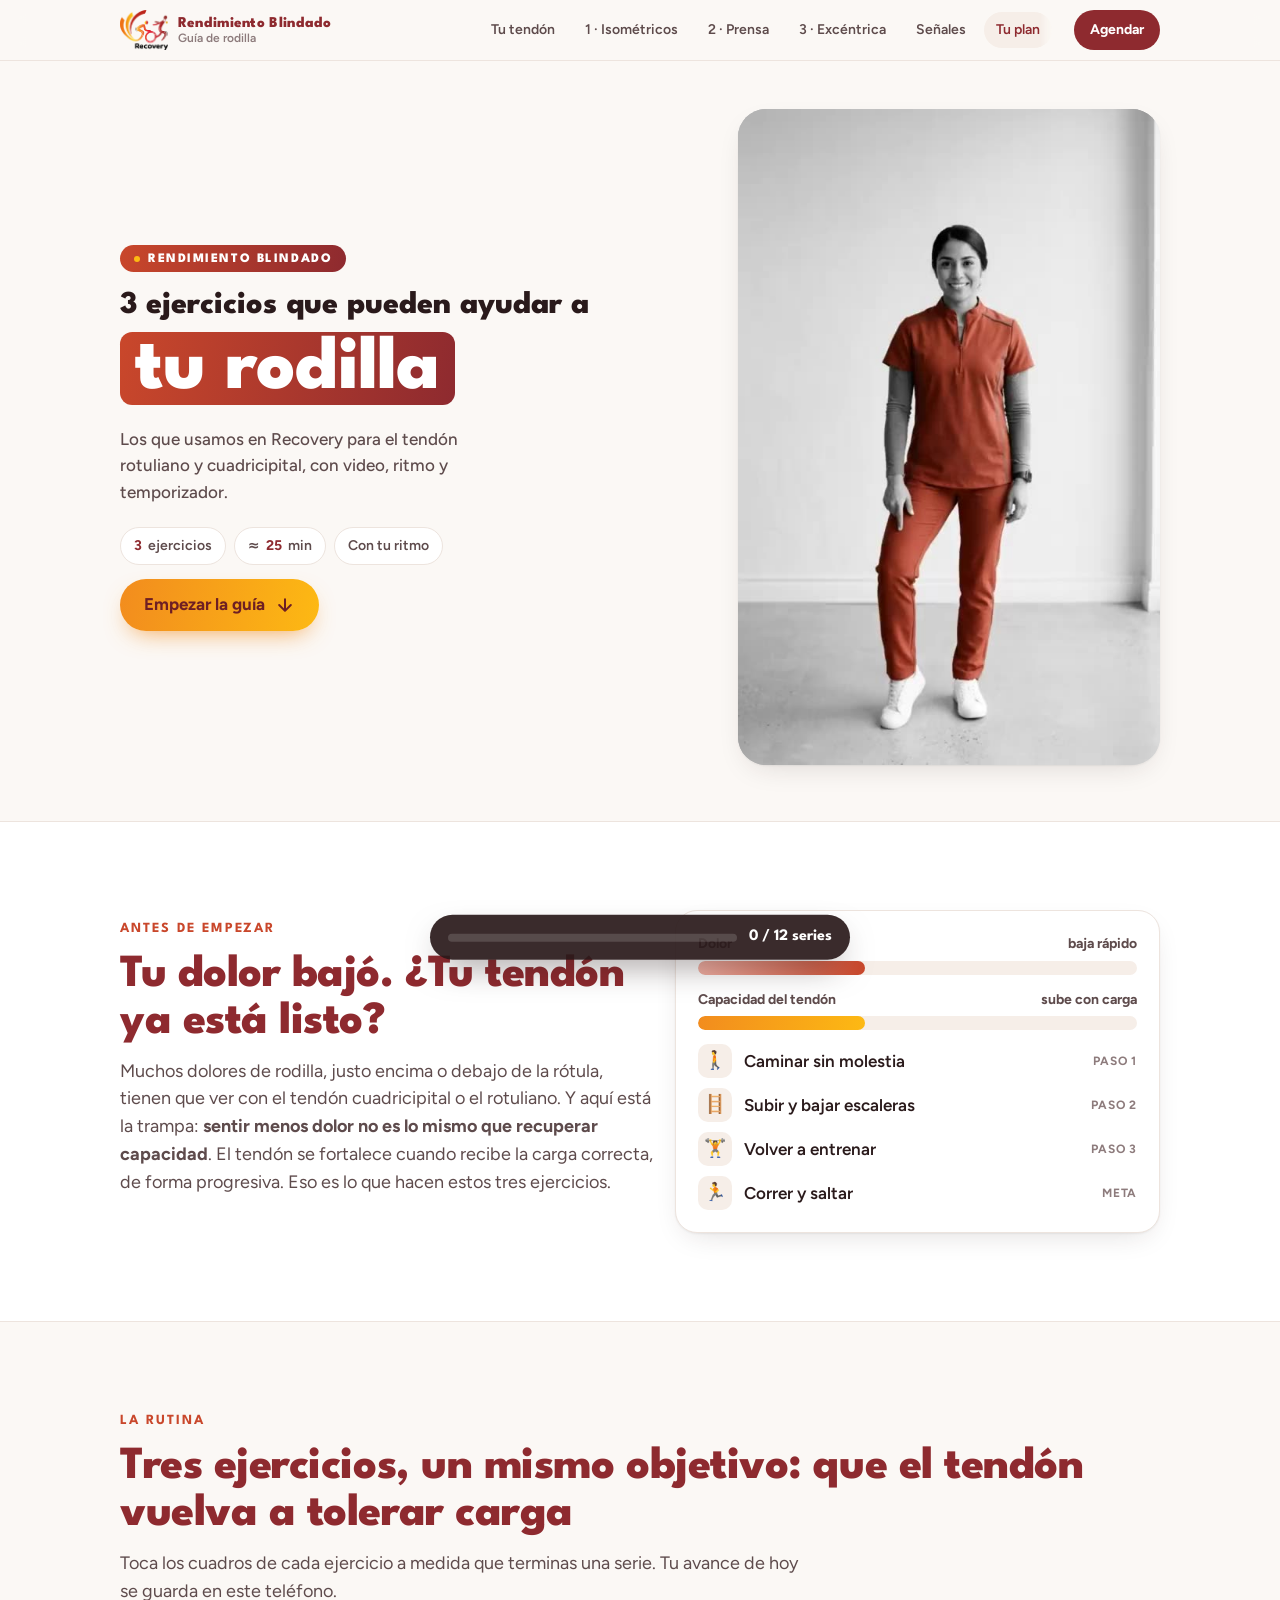
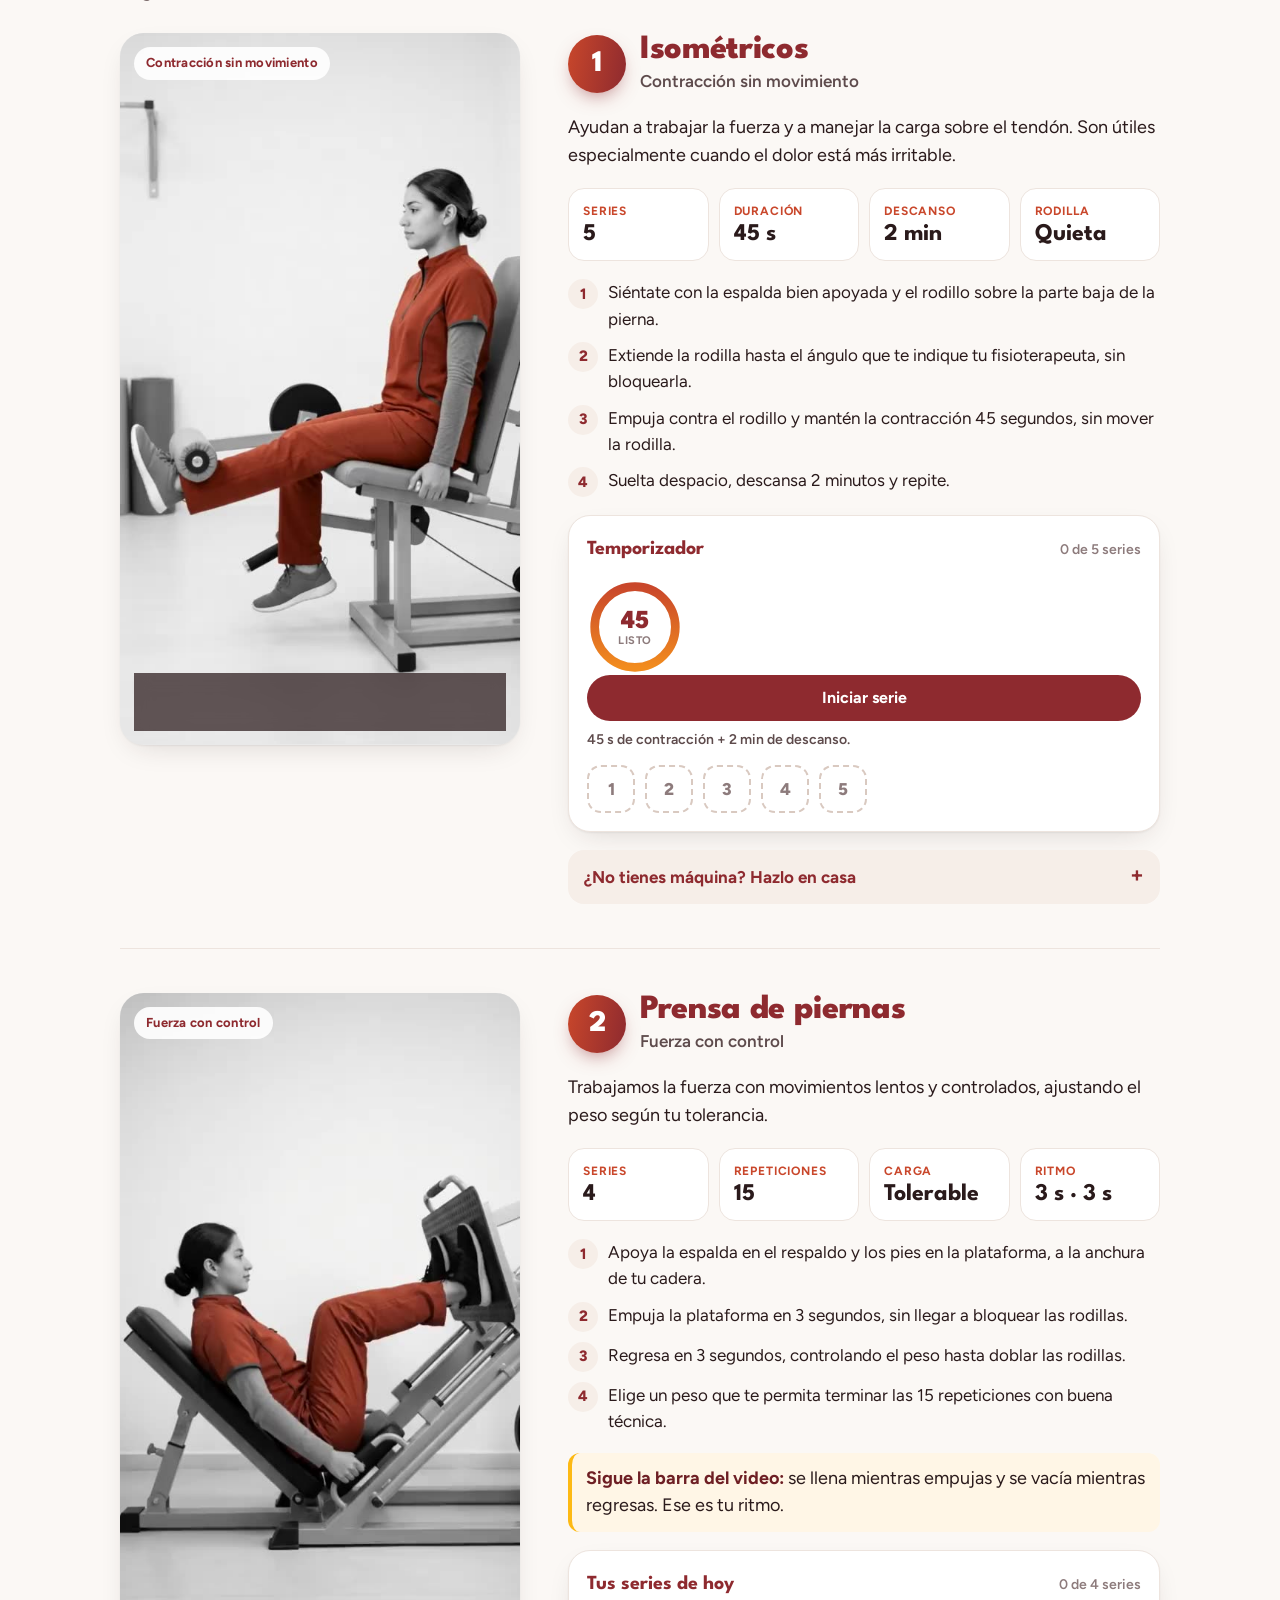
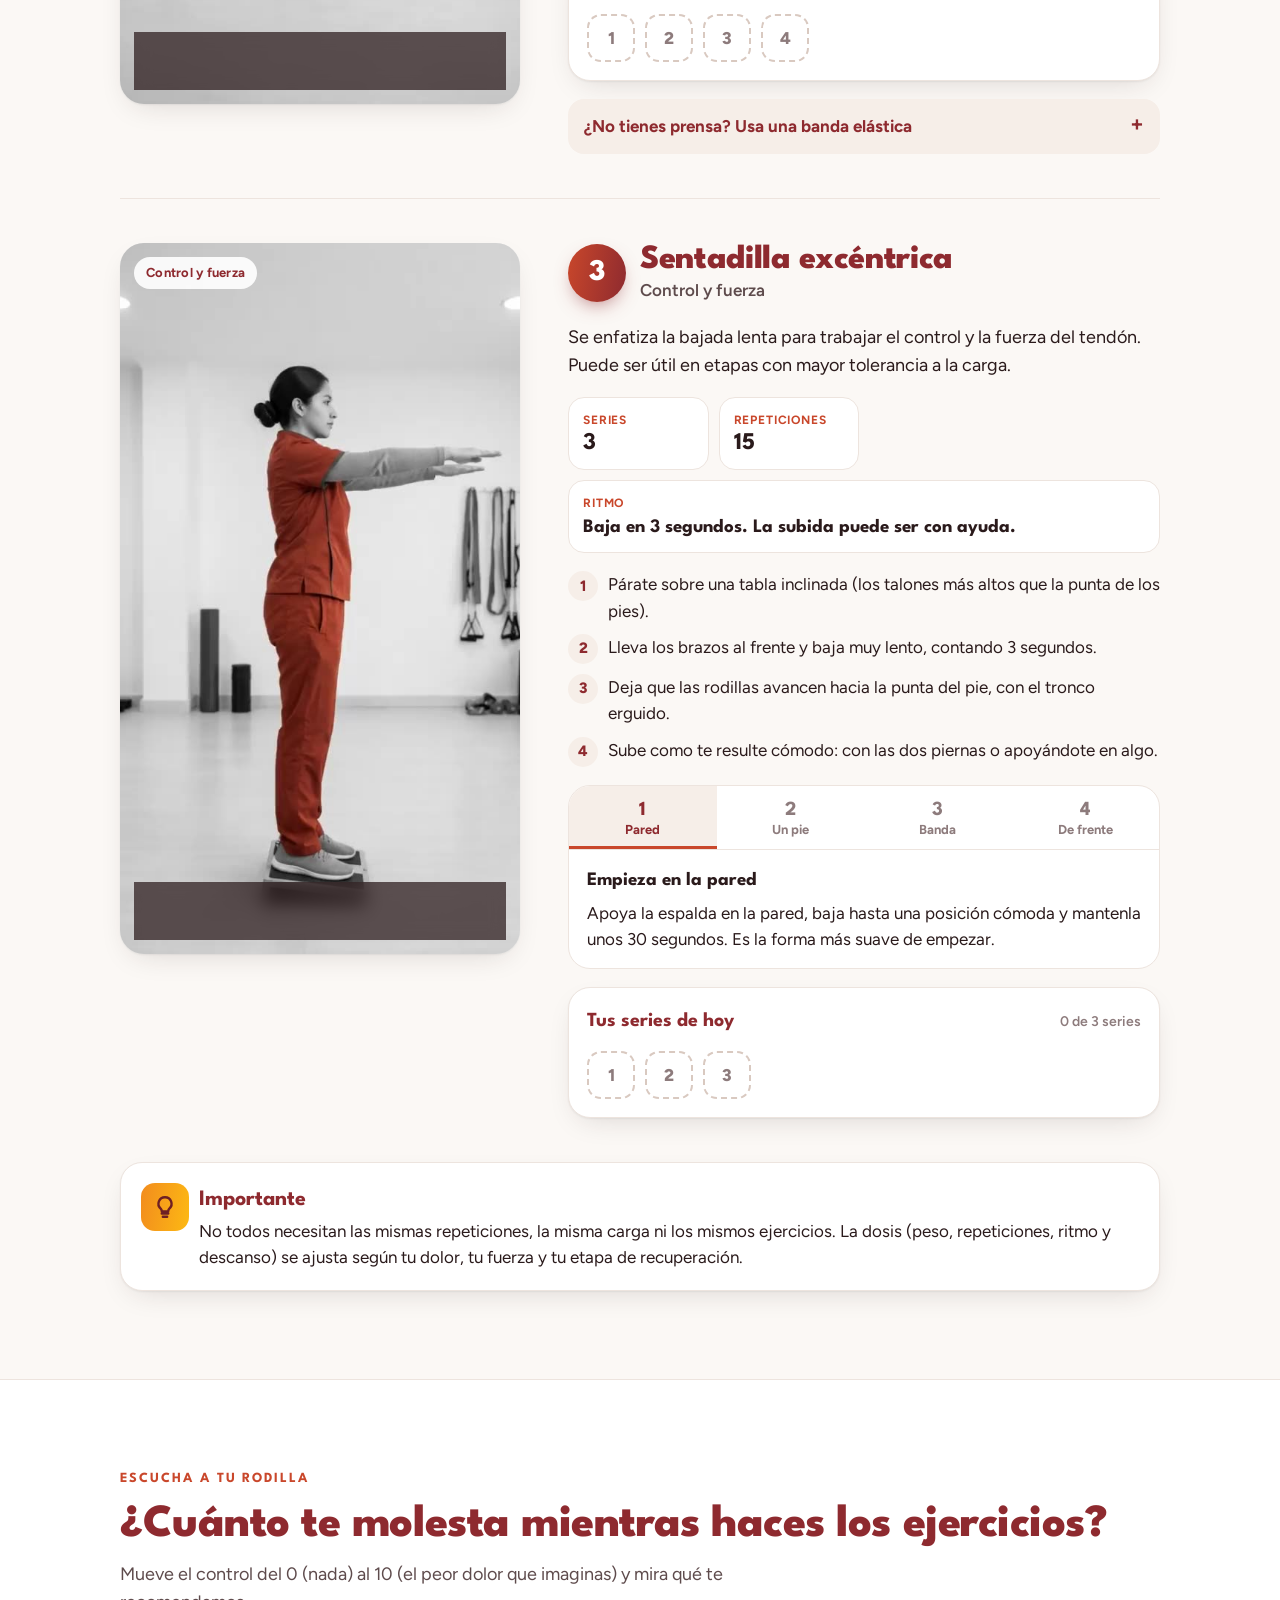
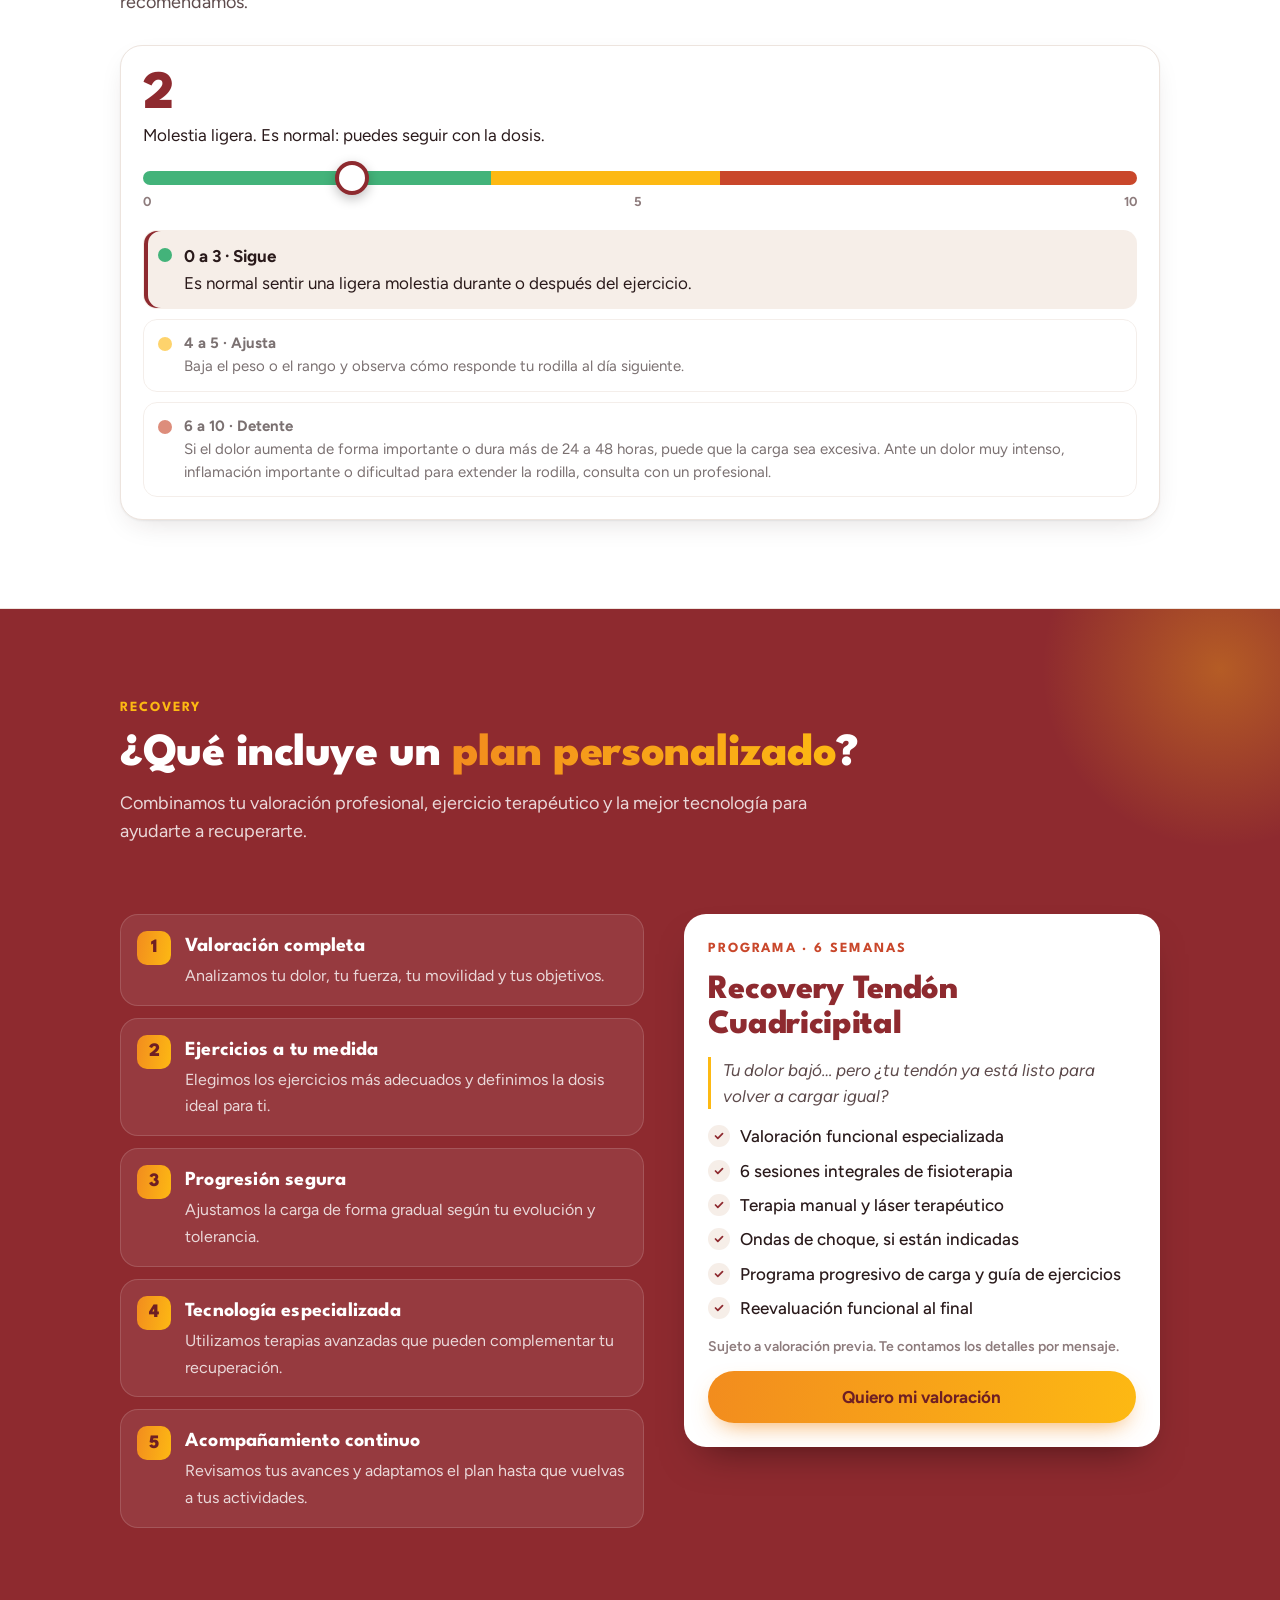
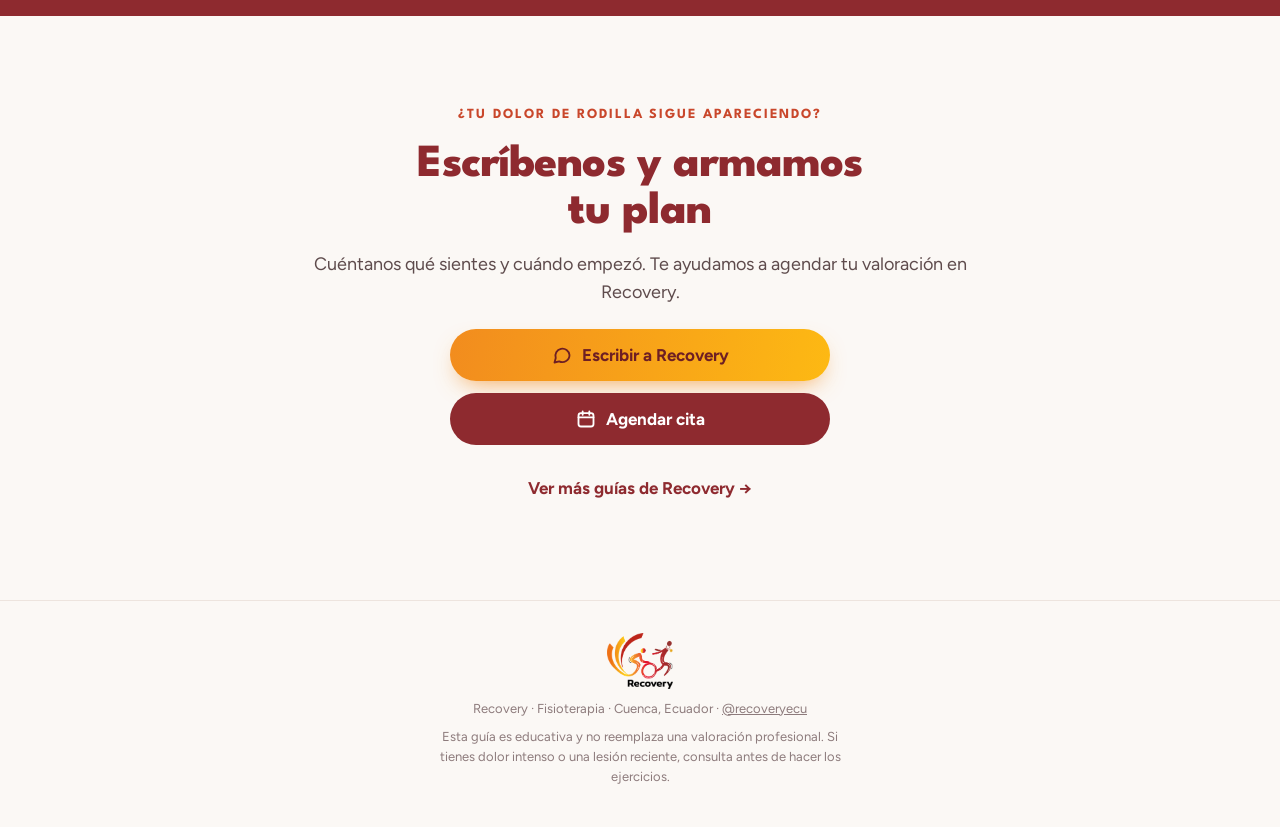
<file: tendon/index.html>
<!doctype html>
<html lang="es">
<head>
<meta charset="utf-8">
<meta name="viewport" content="width=device-width,initial-scale=1,viewport-fit=cover">
<title>Rendimiento Blindado · Recovery</title>
<meta name="description" content="3 ejercicios que pueden ayudar a tu rodilla: la guía de Recovery para el tendón rotuliano y cuadricipital, con videos, temporizador y control de series.">
<meta name="theme-color" content="#8E2A2F">
<meta property="og:title" content="3 ejercicios que pueden ayudar a tu rodilla · Recovery">
<meta property="og:description" content="Guía Rendimiento Blindado para el tendón rotuliano y cuadricipital.">
<meta property="og:image" content="https://pro-motion-sport-marketing.github.io/recovery-guias/assets/clips/portada.jpg">
<link rel="icon" href="../assets/img/recovery-logo-color.png">
<link rel="preconnect" href="https://fonts.googleapis.com">
<link rel="preconnect" href="https://fonts.gstatic.com" crossorigin>
<link href="https://fonts.googleapis.com/css2?family=Figtree:wght@400;500;600;700&family=League+Spartan:wght@600;700;800&display=swap" rel="stylesheet">
<link rel="stylesheet" href="../assets/css/recovery.css?v=3">
<script>document.documentElement.classList.add('js')</script>
<style>
/* ---------- Portada ---------- */
.portada{padding:24px 0 40px}
.portada .envoltura{display:grid;gap:22px}
.portada h1{font-size:clamp(46px,13vw,76px);font-weight:800;color:var(--vino);margin-top:18px}
.portada h1 em{font-style:normal;display:block;color:var(--tinta);font-size:.42em;letter-spacing:0;margin-bottom:10px;text-wrap:balance}
.portada h1 mark{background:var(--grad-vino);color:#fff;padding:.04em .2em 0;border-radius:.16em;-webkit-box-decoration-break:clone;box-decoration-break:clone}
.portada .bajada{margin-top:16px;font-size:17px;font-weight:500;color:var(--tinta-2);max-width:36ch}
.portada-media{position:relative;border-radius:28px;overflow:hidden;background:#ECECEC;aspect-ratio:4/5;box-shadow:var(--sombra)}
.portada-media video,.portada-media img{position:absolute;inset:0;width:100%;height:100%;object-fit:cover;object-position:50% 100%}
.portada .pie{display:grid;gap:14px}
.firma{display:flex;align-items:center;gap:10px;font-size:14px;font-weight:600;color:var(--tinta-2)}
.firma i{width:8px;height:8px;border-radius:50%;background:var(--amarillo);box-shadow:0 0 0 4px rgba(253,185,19,.3)}

/* ---------- Dolor vs capacidad ---------- */
.capacidad{display:grid;gap:22px}
.escalera{background:var(--papel);border:1px solid var(--linea);border-radius:var(--radio);padding:22px;box-shadow:var(--sombra)}
.escalera ol{list-style:none;display:grid;gap:10px;margin-top:14px}
.escalera li{display:grid;grid-template-columns:34px 1fr auto;align-items:center;gap:12px;font-weight:600}
.escalera li span:first-child{width:34px;height:34px;border-radius:10px;display:grid;place-items:center;background:var(--suave);font-size:18px}
.escalera li small{font-size:12px;font-weight:700;color:var(--tinta-3);text-transform:uppercase;letter-spacing:.06em}
.medidor{height:14px;border-radius:99px;background:var(--suave);overflow:hidden;margin-top:6px}
.medidor i{display:block;height:100%;width:38%;background:var(--grad);border-radius:inherit;animation:llenar 4.5s ease-in-out infinite alternate}
@keyframes llenar{from{width:22%}to{width:78%}}
.dos-barras{display:grid;gap:14px}
.dos-barras label{display:flex;justify-content:space-between;font-size:14px;font-weight:700;color:var(--tinta-2)}
.barra-dolor i{background:linear-gradient(90deg,#F4B2A6,var(--rojo));animation:bajar 4.5s ease-in-out infinite alternate}
@keyframes bajar{from{width:80%}to{width:18%}}
.barra-cap i{animation-duration:9s}

/* ---------- Ejercicios ---------- */
.ejercicio{display:grid;gap:20px;padding:44px 0;border-top:1px solid var(--linea)}
.ejercicio:first-of-type{border-top:0;padding-top:0}
.ej-cabeza{display:flex;align-items:center;gap:14px}
.numero{flex:none;width:58px;height:58px;border-radius:50%;display:grid;place-items:center;font-family:var(--titulo);font-weight:800;font-size:30px;color:#fff;background:var(--grad-vino);box-shadow:0 8px 20px -8px rgba(142,42,47,.7)}
.ej-cabeza h3{color:var(--vino)}
.ej-cabeza p{font-weight:600;color:var(--tinta-2)}
.marco{position:relative;border-radius:24px;overflow:hidden;background:#E9E9E9;aspect-ratio:4/5;box-shadow:var(--sombra);margin:0 auto;width:100%;max-width:440px}
.marco video{width:100%;height:100%;object-fit:cover}
.marco .etiqueta{position:absolute;top:14px;left:14px;background:rgba(255,255,255,.9);color:var(--vino);font-weight:700;font-size:13px;padding:6px 12px;border-radius:99px;letter-spacing:.02em}
.ritmo{position:absolute;left:14px;right:14px;bottom:14px;background:rgba(42,26,27,.72);backdrop-filter:blur(8px);-webkit-backdrop-filter:blur(8px);color:#fff;border-radius:16px;padding:12px 14px}
.ritmo .fila{display:flex;justify-content:space-between;font-size:13px;font-weight:700;margin-bottom:8px;position:relative;height:18px}
.ritmo .fila span{position:absolute;left:0;transition:opacity .2s}
.ritmo .fila b{position:absolute;right:0;color:var(--amarillo)}
.ritmo .pista{height:8px;border-radius:99px;background:rgba(255,255,255,.18);overflow:hidden}
.ritmo .pista i{display:block;height:100%;background:var(--grad);border-radius:inherit}
/* Prensa: 3 s empujando, 3 s regresando */
.r-prensa .pista i{animation:prensa 6s linear infinite}
@keyframes prensa{0%{width:0}50%{width:100%}100%{width:0}}
.r-prensa .a{animation:t1 6s steps(1) infinite}.r-prensa .b{animation:t2 6s steps(1) infinite}
@keyframes t1{0%{opacity:1}50%{opacity:0}}@keyframes t2{0%{opacity:0}50%{opacity:1}}
/* Excéntrica: baja 3 s, sube con ayuda */
.r-exc .pista i{animation:exc 4.5s linear infinite}
@keyframes exc{0%{width:0}66.6%{width:100%}100%{width:0}}
.r-exc .a{animation:t3 4.5s steps(1) infinite}.r-exc .b{animation:t4 4.5s steps(1) infinite}
@keyframes t3{0%{opacity:1}66.6%{opacity:0}}@keyframes t4{0%{opacity:0}66.6%{opacity:1}}
/* Isométrico: aguanta */
.r-iso .pista i{width:100%;animation:latido 1.6s ease-in-out infinite}
@keyframes latido{50%{opacity:.55}}

.ej-texto{display:grid;gap:18px;align-content:start}
.ej-texto>p{font-size:18px}
.datos{display:grid;grid-template-columns:repeat(2,1fr);gap:10px}
.dato{background:var(--papel);border:1px solid var(--linea);border-radius:16px;padding:13px 14px}
.dato small{display:block;font-size:12px;font-weight:700;text-transform:uppercase;letter-spacing:.07em;color:var(--rojo)}
.dato strong{font-family:var(--titulo);font-size:24px;line-height:1.1;color:var(--tinta)}
.dato.ancho{grid-column:1/-1}
.dato.ancho strong{font-size:19px}
.pasos{list-style:none;counter-reset:p;display:grid;gap:10px}
.pasos li{counter-increment:p;display:grid;grid-template-columns:30px 1fr;gap:10px;align-items:start}
.pasos li::before{content:counter(p);width:30px;height:30px;border-radius:50%;display:grid;place-items:center;background:var(--suave);color:var(--vino);font-weight:800;font-size:15px}
.consejo{background:#FFF6E6;border-left:4px solid var(--amarillo);border-radius:12px;padding:12px 14px;font-size:16px}
.consejo b{color:var(--vino-2)}

/* Panel de series */
.panel{background:var(--papel);border:1px solid var(--linea);border-radius:var(--radio);padding:18px;box-shadow:var(--sombra);display:grid;gap:14px}
.panel h4{font-family:var(--titulo);font-size:20px;color:var(--vino);display:flex;justify-content:space-between;align-items:baseline}
.panel h4 small{font-family:var(--texto);font-size:14px;font-weight:600;color:var(--tinta-3)}
.series{display:flex;gap:10px;flex-wrap:wrap}
.serie{width:48px;height:48px;border-radius:14px;border:2px dashed #D9C9C0;display:grid;place-items:center;font-weight:800;color:var(--tinta-3);transition:all .2s}
.serie[aria-pressed="true"]{border:2px solid transparent;background:var(--grad-vino);color:#fff;transform:scale(1.04)}
.reloj{display:flex;align-items:center;gap:16px}
.anillo{position:relative;width:96px;height:96px;flex:none}
.anillo svg{width:100%;height:100%;transform:rotate(-90deg)}
.anillo circle{fill:none;stroke-width:9}
.anillo .fondo-a{stroke:var(--suave)}
.anillo .avance{stroke:url(#gradAnillo);stroke-linecap:round;stroke-dasharray:264;stroke-dashoffset:0;transition:stroke-dashoffset 1s linear}
.anillo .anillo-texto{position:absolute;inset:0;display:grid;place-items:center;text-align:center;font-family:var(--titulo);font-weight:800;font-size:26px;color:var(--vino);line-height:1}
.anillo .anillo-texto small{display:block;font-family:var(--texto);font-size:11px;font-weight:700;color:var(--tinta-3);text-transform:uppercase;letter-spacing:.06em}
.reloj .controles{display:grid;gap:8px;flex:1}
.reloj .boton{min-height:46px;font-size:16px;padding:0 18px}
.estado-reloj{font-size:14px;color:var(--tinta-2);font-weight:600}

/* Niveles (sin JS: radios) */
.niveles{border:1px solid var(--linea);border-radius:var(--radio);background:var(--papel);overflow:hidden}
.niveles>input{position:absolute;opacity:0;pointer-events:none}
.niveles .pestanas{display:grid;grid-template-columns:repeat(4,1fr);border-bottom:1px solid var(--linea)}
.niveles label{padding:12px 4px;text-align:center;font-size:13px;font-weight:700;color:var(--tinta-3);cursor:pointer;line-height:1.2}
.niveles label b{display:block;font-family:var(--titulo);font-size:20px}
.niveles .cuerpo{padding:16px 18px;display:none}
#n1:checked~.pestanas label[for=n1],#n2:checked~.pestanas label[for=n2],#n3:checked~.pestanas label[for=n3],#n4:checked~.pestanas label[for=n4]{color:var(--vino);background:var(--suave);box-shadow:inset 0 -3px 0 var(--rojo)}
#n1:checked~.c1,#n2:checked~.c2,#n3:checked~.c3,#n4:checked~.c4{display:block}
.niveles input:focus-visible~.pestanas{outline:2px solid var(--naranja)}
.niveles h5{font-family:var(--titulo);font-size:19px;color:var(--tinta);margin-bottom:4px}

details.casa{background:var(--suave);border-radius:16px;padding:14px 16px}
details.casa summary{font-weight:700;color:var(--vino);cursor:pointer;list-style:none;display:flex;justify-content:space-between;gap:10px}
details.casa summary::-webkit-details-marker{display:none}
details.casa summary::after{content:"+";font-size:22px;line-height:1}
details.casa[open] summary::after{content:"–"}
details.casa p{margin-top:8px;font-size:16px}

/* Progreso del día */
.progreso-dia{position:fixed;bottom:max(12px,env(safe-area-inset-bottom));left:50%;z-index:40;width:calc(100% - 40px);max-width:420px;background:rgba(42,26,27,.92);color:#fff;border-radius:99px;padding:10px 18px;display:flex;align-items:center;gap:12px;box-shadow:0 14px 34px -12px rgba(42,26,27,.6);transform:translate(-50%,160%);transition:transform .35s ease}
.progreso-dia.visible{transform:translate(-50%,0)}
.progreso-dia .medidor{flex:1;background:rgba(255,255,255,.15);margin:0}
.progreso-dia .medidor i{animation:none;width:0;transition:width .4s ease}
.progreso-dia strong{font-family:var(--titulo);font-size:16px;white-space:nowrap}
.progreso-dia .medidor{height:8px}

/* Importante */
.importante{display:grid;gap:10px;grid-template-columns:48px 1fr;align-items:start;background:var(--papel);border:1px solid var(--linea);border-radius:var(--radio);padding:20px;box-shadow:var(--sombra)}
.importante .icono{width:48px;height:48px;border-radius:14px;background:var(--grad);display:grid;place-items:center}
.importante .icono svg{width:26px;height:26px;stroke:var(--vino-2)}
.importante h4{font-family:var(--titulo);font-size:22px;color:var(--vino)}

/* Semáforo del dolor */
.semaforo{background:var(--papel);border:1px solid var(--linea);border-radius:var(--radio);padding:22px;box-shadow:var(--sombra);display:grid;gap:18px}
.semaforo input[type=range]{width:100%;-webkit-appearance:none;appearance:none;height:14px;border-radius:99px;background:linear-gradient(90deg,#43B37A 0 35%,var(--amarillo) 35% 58%,var(--rojo) 58%);outline-offset:6px}
.semaforo input[type=range]::-webkit-slider-thumb{-webkit-appearance:none;width:34px;height:34px;border-radius:50%;background:#fff;border:4px solid var(--vino);box-shadow:0 4px 12px rgba(0,0,0,.25)}
.semaforo input[type=range]::-moz-range-thumb{width:28px;height:28px;border-radius:50%;background:#fff;border:4px solid var(--vino)}
.escala{display:flex;justify-content:space-between;font-size:13px;font-weight:700;color:var(--tinta-3)}
.lectura{display:flex;align-items:center;gap:14px}
.lectura .valor{font-family:var(--titulo);font-weight:800;font-size:54px;line-height:1;color:var(--vino);min-width:72px}
.zonas{display:grid;gap:10px}
.zona{display:grid;grid-template-columns:14px 1fr;gap:12px;padding:12px 14px;border-radius:14px;border:1px solid var(--linea);transition:all .2s}
.zona i{width:14px;height:14px;border-radius:50%;margin-top:5px}
.zona b{display:block}
.zona.verde i{background:#43B37A}.zona.amarilla i{background:var(--amarillo)}.zona.roja i{background:var(--rojo)}
.js .zona{opacity:.62}
.js .zona:not(.activa) p{font-size:15px}
.js .zona.activa{opacity:1;border-color:transparent;background:var(--suave);box-shadow:inset 4px 0 0 var(--vino)}

/* Plan Recovery */
.plan{background:var(--vino);color:#fff;position:relative;overflow:hidden}
.plan::before{content:"";position:absolute;right:-120px;top:-120px;width:360px;height:360px;border-radius:50%;background:radial-gradient(circle,rgba(253,185,19,.35),transparent 70%)}
.plan h2{color:#fff}
.plan h2 span{background:var(--grad);-webkit-background-clip:text;background-clip:text;color:transparent}
.plan .sub{color:rgba(255,255,255,.82)}
.pasos-plan{display:grid;gap:12px;list-style:none;counter-reset:pp}
.pasos-plan li{counter-increment:pp;background:rgba(255,255,255,.08);border:1px solid rgba(255,255,255,.14);border-radius:18px;padding:16px 16px 16px 64px;position:relative}
.pasos-plan li::before{content:counter(pp);position:absolute;left:16px;top:16px;width:34px;height:34px;border-radius:10px;background:var(--grad);color:var(--vino-2);display:grid;place-items:center;font-family:var(--titulo);font-weight:800;font-size:19px}
.pasos-plan b{font-family:var(--titulo);font-size:20px;display:block;letter-spacing:.01em}
.pasos-plan span{color:rgba(255,255,255,.8);font-size:16px}
.programa{background:#fff;color:var(--tinta);border-radius:var(--radio);padding:24px;display:grid;gap:14px;box-shadow:0 20px 40px -20px rgba(0,0,0,.5)}
.programa .ante{color:var(--rojo)}
.programa h3{color:var(--vino)}
.programa blockquote{font-style:italic;color:var(--tinta-2);border-left:3px solid var(--amarillo);padding-left:12px}
.programa ul{list-style:none;display:grid;gap:8px}
.programa li{display:grid;grid-template-columns:22px 1fr;gap:10px;font-weight:500}
.programa li::before{content:"";width:22px;height:22px;border-radius:50%;background:var(--suave) url("data:image/svg+xml,%3Csvg xmlns='http://www.w3.org/2000/svg' viewBox='0 0 24 24' fill='none' stroke='%238E2A2F' stroke-width='3' stroke-linecap='round' stroke-linejoin='round'%3E%3Cpath d='M6 12l4 4 8-8'/%3E%3C/svg%3E") center/14px no-repeat;margin-top:2px}
.programa .condicion{font-size:14px;font-weight:600;color:var(--tinta-3)}

/* Cierre */
.cierre{text-align:center}
.cierre .envoltura{display:grid;justify-items:center;gap:16px}
.cierre h2{max-width:16ch}
.acciones{display:grid;gap:12px;width:100%;max-width:380px;margin-top:6px}
.acciones .boton{width:100%}
.mas-guias{font-weight:700;color:var(--vino);text-decoration:none;padding:10px;margin-top:4px}
.pie-pagina{padding:32px 0 40px;border-top:1px solid var(--linea);text-align:center}
.pie-pagina img{height:56px;width:auto;margin:0 auto 10px}

@media (min-width:860px){
  .portada{padding:48px 0 56px}
  .portada .envoltura{grid-template-columns:1.15fr .85fr;grid-template-areas:"t m" "p m";column-gap:48px;align-items:center}
  .portada-texto{grid-area:t;align-self:end}
  .portada-media{grid-area:m;aspect-ratio:9/14}
  .portada .pie{grid-area:p;align-self:start;justify-items:start}
  .capacidad{grid-template-columns:1.1fr 1fr;align-items:center}
  .ejercicio{grid-template-columns:minmax(0,400px) minmax(0,1fr);column-gap:48px;row-gap:20px;align-items:start}
  .ejercicio .marco{grid-column:1;grid-row:1 / span 2;position:sticky;top:80px;aspect-ratio:9/16}
  .ejercicio .ej-cabeza,.ejercicio .ej-texto{grid-column:2}
  .datos{grid-template-columns:repeat(4,1fr)}
  .plan .envoltura{display:grid;grid-template-columns:1.1fr 1fr;gap:40px;align-items:start}
  .plan .cabecera-seccion{grid-column:1/-1}
}
</style>
</head>
<body>

<header class="barra">
  <div class="envoltura">
    <a class="logo" href="../" aria-label="Guías Recovery"><img src="../assets/img/recovery-logo-color.png" alt="Recovery" width="48" height="40"></a>
    <span class="titulo-guia">Rendimiento Blindado<small>Guía de rodilla</small></span>
    <nav aria-label="Secciones">
      <a href="#entiende">Tu tendón</a>
      <a href="#ej1">1 · Isométricos</a>
      <a href="#ej2">2 · Prensa</a>
      <a href="#ej3">3 · Excéntrica</a>
      <a href="#senales">Señales</a>
      <a href="#plan">Tu plan</a>
    </nav>
    <a class="agendar" href="https://wa.me/593987084401?text=Hola%2C%20vengo%20de%20la%20gu%C3%ADa%20de%20rodilla%20y%20quiero%20agendar%20una%20valoraci%C3%B3n" target="_blank" rel="noopener">Agendar</a>
  </div>
</header>

<main>
<!-- PORTADA -->
<section class="portada" aria-label="Portada">
  <div class="envoltura">
    <div class="portada-texto">
      <div class="insignia"><i></i>RENDIMIENTO BLINDADO</div>
      <h1><em>3 ejercicios que pueden ayudar a</em><mark>tu rodilla</mark></h1>
      <p class="bajada">Los que usamos en Recovery para el tendón rotuliano y cuadricipital, con video, ritmo y temporizador.</p>
    </div>
    <div class="portada-media">
      <img src="../assets/clips/portada.jpg" alt="" aria-hidden="true">
      <video autoplay muted loop playsinline preload="auto" poster="../assets/clips/portada.jpg" aria-hidden="true">
        <source src="../assets/clips/portada.mp4" type="video/mp4">
      </video>
    </div>
    <div class="pie">
      <div class="chips">
        <span class="chip"><b>3</b> ejercicios</span>
        <span class="chip">≈ <b>25</b> min</span>
        <span class="chip">Con tu ritmo</span>
      </div>
      <a class="boton boton-principal" href="#entiende">Empezar la guía
        <svg viewBox="0 0 24 24" fill="none" stroke="currentColor" stroke-width="2.4" stroke-linecap="round" stroke-linejoin="round"><path d="M12 5v14M5 12l7 7 7-7"/></svg></a>
    </div>
  </div>
</section>

<!-- ENTIENDE TU TENDÓN -->
<section class="seccion" id="entiende" style="background:var(--papel);border-block:1px solid var(--linea)">
  <div class="envoltura capacidad">
    <div class="cabecera-seccion">
      <p class="ante">Antes de empezar</p>
      <h2>Tu dolor bajó. ¿Tu tendón ya está listo?</h2>
      <p class="sub">Muchos dolores de rodilla, justo encima o debajo de la rótula, tienen que ver con el tendón cuadricipital o el rotuliano. Y aquí está la trampa: <b>sentir menos dolor no es lo mismo que recuperar capacidad</b>. El tendón se fortalece cuando recibe la carga correcta, de forma progresiva. Eso es lo que hacen estos tres ejercicios.</p>
    </div>
    <div class="escalera">
      <div class="dos-barras">
        <div><label><span>Dolor</span><span>baja rápido</span></label><div class="medidor barra-dolor"><i></i></div></div>
        <div><label><span>Capacidad del tendón</span><span>sube con carga</span></label><div class="medidor barra-cap"><i></i></div></div>
      </div>
      <ol aria-label="Lo que tu tendón tiene que volver a soportar">
        <li><span>🚶</span>Caminar sin molestia<small>Paso 1</small></li>
        <li><span>🪜</span>Subir y bajar escaleras<small>Paso 2</small></li>
        <li><span>🏋️</span>Volver a entrenar<small>Paso 3</small></li>
        <li><span>🏃</span>Correr y saltar<small>Meta</small></li>
      </ol>
    </div>
  </div>
</section>

<!-- EJERCICIOS -->
<section class="seccion" id="ejercicios">
  <div class="envoltura">
    <div class="cabecera-seccion">
      <p class="ante">La rutina</p>
      <h2>Tres ejercicios, un mismo objetivo: que el tendón vuelva a tolerar carga</h2>
      <p class="sub">Toca los cuadros de cada ejercicio a medida que terminas una serie. Tu avance de hoy se guarda en este teléfono.</p>
    </div>

    <!-- 1 ISOMÉTRICOS -->
    <article class="ejercicio" id="ej1">
      <div class="ej-cabeza"><span class="numero">1</span><div><h3>Isométricos</h3><p>Contracción sin movimiento</p></div></div>
      <div class="marco">
        <video autoplay muted loop playsinline preload="metadata" poster="../assets/clips/isometrico.jpg" style="object-position:50% 62%" aria-label="Demostración del ejercicio isométrico">
          <source src="../assets/clips/isometrico.mp4" type="video/mp4"></video>
        <span class="etiqueta">Contracción sin movimiento</span>
        <div class="ritmo r-iso"><div class="fila"><span>Aguanta sin mover la rodilla</span><b>45 s</b></div><div class="pista"><i></i></div></div>
      </div>
      <div class="ej-texto">
        <p>Ayudan a trabajar la fuerza y a manejar la carga sobre el tendón. Son útiles especialmente cuando el dolor está más irritable.</p>
        <div class="datos">
          <div class="dato"><small>Series</small><strong>5</strong></div>
          <div class="dato"><small>Duración</small><strong>45 s</strong></div>
          <div class="dato"><small>Descanso</small><strong>2 min</strong></div>
          <div class="dato"><small>Rodilla</small><strong>Quieta</strong></div>
        </div>
        <ol class="pasos">
          <li>Siéntate con la espalda bien apoyada y el rodillo sobre la parte baja de la pierna.</li>
          <li>Extiende la rodilla hasta el ángulo que te indique tu fisioterapeuta, sin bloquearla.</li>
          <li>Empuja contra el rodillo y mantén la contracción 45 segundos, sin mover la rodilla.</li>
          <li>Suelta despacio, descansa 2 minutos y repite.</li>
        </ol>
        <div class="panel" data-ejercicio="iso" data-series="5">
          <h4>Temporizador <small data-cuenta>0 de 5 series</small></h4>
          <div class="reloj oculto-sin-js">
            <div class="anillo">
              <svg viewBox="0 0 100 100" aria-hidden="true"><defs><linearGradient id="gradAnillo" x1="0" x2="1"><stop offset="0" stop-color="#F28C1E"/><stop offset="1" stop-color="#C9472B"/></linearGradient></defs><circle class="fondo-a" cx="50" cy="50" r="42"/><circle class="avance" cx="50" cy="50" r="42"/></svg>
              <div class="anillo-texto" aria-live="polite"><div><span data-tiempo>45</span><small data-fase>listo</small></div></div>
            </div>
            <div class="controles">
              <button class="boton boton-vino" type="button" data-iniciar>Iniciar serie</button>
              <p class="estado-reloj" data-estado>45 s de contracción + 2 min de descanso.</p>
            </div>
          </div>
          <div class="series" role="group" aria-label="Series completadas"></div>
        </div>
        <details class="casa">
          <summary>¿No tienes máquina? Hazlo en casa</summary>
          <p>Siéntate en una silla firme, ata una banda elástica al tobillo y a la pata de la silla, y empuja hacia adelante sin que la pierna se mueva. Mismo tiempo: 45 segundos por serie.</p>
        </details>
      </div>
    </article>

    <!-- 2 PRENSA -->
    <article class="ejercicio" id="ej2">
      <div class="ej-cabeza"><span class="numero">2</span><div><h3>Prensa de piernas</h3><p>Fuerza con control</p></div></div>
      <div class="marco">
        <video autoplay muted loop playsinline preload="metadata" poster="../assets/clips/prensa.jpg" style="object-position:50% 55%" aria-label="Demostración de la prensa de piernas">
          <source src="../assets/clips/prensa.mp4" type="video/mp4"></video>
        <span class="etiqueta">Fuerza con control</span>
        <div class="ritmo r-prensa"><div class="fila"><span class="a">Empuja · 3 s</span><span class="b">Regresa · 3 s</span><b>Ritmo</b></div><div class="pista"><i></i></div></div>
      </div>
      <div class="ej-texto">
        <p>Trabajamos la fuerza con movimientos lentos y controlados, ajustando el peso según tu tolerancia.</p>
        <div class="datos">
          <div class="dato"><small>Series</small><strong>4</strong></div>
          <div class="dato"><small>Repeticiones</small><strong>15</strong></div>
          <div class="dato"><small>Carga</small><strong>Tolerable</strong></div>
          <div class="dato"><small>Ritmo</small><strong>3 s · 3 s</strong></div>
        </div>
        <ol class="pasos">
          <li>Apoya la espalda en el respaldo y los pies en la plataforma, a la anchura de tu cadera.</li>
          <li>Empuja la plataforma en 3 segundos, sin llegar a bloquear las rodillas.</li>
          <li>Regresa en 3 segundos, controlando el peso hasta doblar las rodillas.</li>
          <li>Elige un peso que te permita terminar las 15 repeticiones con buena técnica.</li>
        </ol>
        <p class="consejo"><b>Sigue la barra del video:</b> se llena mientras empujas y se vacía mientras regresas. Ese es tu ritmo.</p>
        <div class="panel" data-ejercicio="prensa" data-series="4">
          <h4>Tus series de hoy <small data-cuenta>0 de 4 series</small></h4>
          <div class="series" role="group" aria-label="Series completadas"></div>
        </div>
        <details class="casa">
          <summary>¿No tienes prensa? Usa una banda elástica</summary>
          <p>Acuéstate boca arriba, pasa la banda por la planta del pie y empuja la pierna hacia adelante con el mismo ritmo: 3 segundos al empujar y 3 al regresar. Ajusta la tensión de la banda a tu rango de movimiento.</p>
        </details>
      </div>
    </article>

    <!-- 3 EXCÉNTRICA -->
    <article class="ejercicio" id="ej3">
      <div class="ej-cabeza"><span class="numero">3</span><div><h3>Sentadilla excéntrica</h3><p>Control y fuerza</p></div></div>
      <div class="marco">
        <video autoplay muted loop playsinline preload="metadata" poster="../assets/clips/excentrica.jpg" style="object-position:50% 100%" aria-label="Demostración de la sentadilla excéntrica">
          <source src="../assets/clips/excentrica.mp4" type="video/mp4"></video>
        <span class="etiqueta">Control y fuerza</span>
        <div class="ritmo r-exc"><div class="fila"><span class="a">Baja lento · 3 s</span><span class="b">Sube (con ayuda)</span><b>Ritmo</b></div><div class="pista"><i></i></div></div>
      </div>
      <div class="ej-texto">
        <p>Se enfatiza la bajada lenta para trabajar el control y la fuerza del tendón. Puede ser útil en etapas con mayor tolerancia a la carga.</p>
        <div class="datos">
          <div class="dato"><small>Series</small><strong>3</strong></div>
          <div class="dato"><small>Repeticiones</small><strong>15</strong></div>
          <div class="dato ancho"><small>Ritmo</small><strong>Baja en 3 segundos. La subida puede ser con ayuda.</strong></div>
        </div>
        <ol class="pasos">
          <li>Párate sobre una tabla inclinada (los talones más altos que la punta de los pies).</li>
          <li>Lleva los brazos al frente y baja muy lento, contando 3 segundos.</li>
          <li>Deja que las rodillas avancen hacia la punta del pie, con el tronco erguido.</li>
          <li>Sube como te resulte cómodo: con las dos piernas o apoyándote en algo.</li>
        </ol>
        <div class="niveles">
          <input type="radio" name="nivel" id="n1" checked>
          <input type="radio" name="nivel" id="n2">
          <input type="radio" name="nivel" id="n3">
          <input type="radio" name="nivel" id="n4">
          <div class="pestanas">
            <label for="n1"><b>1</b>Pared</label>
            <label for="n2"><b>2</b>Un pie</label>
            <label for="n3"><b>3</b>Banda</label>
            <label for="n4"><b>4</b>De frente</label>
          </div>
          <div class="cuerpo c1"><h5>Empieza en la pared</h5><p>Apoya la espalda en la pared, baja hasta una posición cómoda y mantenla unos 30 segundos. Es la forma más suave de empezar.</p></div>
          <div class="cuerpo c2"><h5>Levanta un pie</h5><p>Cuando la pared ya te parezca sencilla, aumenta la dificultad levantando un pie y sosteniendo la posición con una sola pierna.</p></div>
          <div class="cuerpo c3"><h5>Suma una banda</h5><p>Coloca una banda elástica alrededor de las rodillas para exigir más control mientras sostienes la posición.</p></div>
          <div class="cuerpo c4"><h5>Cambia de posición</h5><p>Ponte de frente a la pared y sostente con las manos. Baja en la posición contraria y aguanta otra vez 30 segundos.</p></div>
        </div>
        <div class="panel" data-ejercicio="exc" data-series="3">
          <h4>Tus series de hoy <small data-cuenta>0 de 3 series</small></h4>
          <div class="series" role="group" aria-label="Series completadas"></div>
        </div>
      </div>
    </article>

    <div class="importante">
      <span class="icono"><svg viewBox="0 0 24 24" fill="none" stroke-width="2.2" stroke-linecap="round" stroke-linejoin="round"><path d="M9 18h6M10 21h4M12 3a6 6 0 0 0-4 10.5c.7.7 1 1.5 1 2.5h6c0-1 .3-1.8 1-2.5A6 6 0 0 0 12 3z"/></svg></span>
      <div>
        <h4>Importante</h4>
        <p>No todos necesitan las mismas repeticiones, la misma carga ni los mismos ejercicios. La dosis (peso, repeticiones, ritmo y descanso) se ajusta según tu dolor, tu fuerza y tu etapa de recuperación.</p>
      </div>
    </div>
  </div>
</section>

<!-- SEÑALES -->
<section class="seccion" id="senales" style="background:var(--papel);border-block:1px solid var(--linea)">
  <div class="envoltura">
    <div class="cabecera-seccion">
      <p class="ante">Escucha a tu rodilla</p>
      <h2>¿Cuánto te molesta mientras haces los ejercicios?</h2>
      <p class="sub">Mueve el control del 0 (nada) al 10 (el peor dolor que imaginas) y mira qué te recomendamos.</p>
    </div>
    <div class="semaforo">
      <div class="lectura oculto-sin-js"><span class="valor" data-valor>2</span><p data-mensaje>Molestia ligera. Es normal: puedes seguir con la dosis.</p></div>
      <div class="oculto-sin-js">
        <input type="range" min="0" max="10" step="1" value="2" aria-label="Nivel de dolor del 0 al 10" data-dolor>
        <div class="escala"><span>0</span><span>5</span><span>10</span></div>
      </div>
      <div class="zonas">
        <div class="zona verde" data-zona="0-3"><i></i><p><b>0 a 3 · Sigue</b>Es normal sentir una ligera molestia durante o después del ejercicio.</p></div>
        <div class="zona amarilla" data-zona="4-5"><i></i><p><b>4 a 5 · Ajusta</b>Baja el peso o el rango y observa cómo responde tu rodilla al día siguiente.</p></div>
        <div class="zona roja" data-zona="6-10"><i></i><p><b>6 a 10 · Detente</b>Si el dolor aumenta de forma importante o dura más de 24 a 48 horas, puede que la carga sea excesiva. Ante un dolor muy intenso, inflamación importante o dificultad para extender la rodilla, consulta con un profesional.</p></div>
      </div>
    </div>
  </div>
</section>

<!-- PLAN -->
<section class="seccion plan" id="plan">
  <div class="envoltura">
    <div class="cabecera-seccion">
      <p class="ante" style="color:var(--amarillo)">Recovery</p>
      <h2>¿Qué incluye un <span>plan personalizado</span>?</h2>
      <p class="sub">Combinamos tu valoración profesional, ejercicio terapéutico y la mejor tecnología para ayudarte a recuperarte.</p>
    </div>
    <ol class="pasos-plan">
      <li><b>Valoración completa</b><span>Analizamos tu dolor, tu fuerza, tu movilidad y tus objetivos.</span></li>
      <li><b>Ejercicios a tu medida</b><span>Elegimos los ejercicios más adecuados y definimos la dosis ideal para ti.</span></li>
      <li><b>Progresión segura</b><span>Ajustamos la carga de forma gradual según tu evolución y tolerancia.</span></li>
      <li><b>Tecnología especializada</b><span>Utilizamos terapias avanzadas que pueden complementar tu recuperación.</span></li>
      <li><b>Acompañamiento continuo</b><span>Revisamos tus avances y adaptamos el plan hasta que vuelvas a tus actividades.</span></li>
    </ol>
    <div class="programa">
      <p class="ante">Programa · 6 semanas</p>
      <h3>Recovery Tendón Cuadricipital</h3>
      <blockquote>Tu dolor bajó… pero ¿tu tendón ya está listo para volver a cargar igual?</blockquote>
      <ul>
        <li>Valoración funcional especializada</li>
        <li>6 sesiones integrales de fisioterapia</li>
        <li>Terapia manual y láser terapéutico</li>
        <li>Ondas de choque, si están indicadas</li>
        <li>Programa progresivo de carga y guía de ejercicios</li>
        <li>Reevaluación funcional al final</li>
      </ul>
      <p class="condicion">Sujeto a valoración previa. Te contamos los detalles por mensaje.</p>
      <a class="boton boton-principal" href="https://wa.me/593987084401?text=Hola%2C%20vengo%20de%20la%20gu%C3%ADa%20de%20rodilla%20y%20quiero%20agendar%20una%20valoraci%C3%B3n" target="_blank" rel="noopener">Quiero mi valoración</a>
    </div>
  </div>
</section>

<!-- CIERRE -->
<section class="seccion cierre">
  <div class="envoltura">
    <p class="ante">¿Tu dolor de rodilla sigue apareciendo?</p>
    <h2>Escríbenos y armamos tu plan</h2>
    <p class="sub">Cuéntanos qué sientes y cuándo empezó. Te ayudamos a agendar tu valoración en Recovery.</p>
    <div class="acciones">
      <a class="boton boton-principal" href="https://wa.me/593987084401?text=Hola%2C%20vengo%20de%20la%20gu%C3%ADa%20de%20rodilla%20y%20quiero%20agendar%20una%20valoraci%C3%B3n" target="_blank" rel="noopener">
        <svg viewBox="0 0 24 24" fill="none" stroke="currentColor" stroke-width="2.2" stroke-linecap="round" stroke-linejoin="round"><path d="M21 12a8.5 8.5 0 0 1-12.4 7.6L3 21l1.5-5.4A8.5 8.5 0 1 1 21 12z"/></svg>
        Escribir a Recovery</a>
      <a class="boton boton-vino" href="https://wa.me/593987084401?text=Hola%2C%20vengo%20de%20la%20gu%C3%ADa%20de%20rodilla%20y%20quiero%20agendar%20una%20valoraci%C3%B3n" target="_blank" rel="noopener" data-agendar>
        <svg viewBox="0 0 24 24" fill="none" stroke="currentColor" stroke-width="2.2" stroke-linecap="round" stroke-linejoin="round"><rect x="3" y="5" width="18" height="16" rx="3"/><path d="M3 10h18M8 3v4M16 3v4"/></svg>
        Agendar cita</a>
    </div>
    <a class="mas-guias" href="../">Ver más guías de Recovery →</a>
  </div>
</section>
</main>

<footer class="pie-pagina">
  <div class="envoltura">
    <img src="../assets/img/recovery-logo-color.png" alt="Recovery" width="67" height="56">
    <p class="nota-pie">Recovery · Fisioterapia · Cuenca, Ecuador · <a href="https://www.instagram.com/recoveryecu/" target="_blank" rel="noopener">@recoveryecu</a></p>
    <p class="nota-pie" style="max-width:52ch;margin:8px auto 0">Esta guía es educativa y no reemplaza una valoración profesional. Si tienes dolor intenso o una lesión reciente, consulta antes de hacer los ejercicios.</p>
  </div>
</footer>

<div class="progreso-dia" aria-live="polite">
  <div class="medidor"><i data-barra-dia></i></div>
  <strong data-total-dia>0 / 12 series</strong>
</div>

<script src="../assets/js/guia.js?v=3"></script>
</body>
</html>
</file>
<file: assets/css/recovery.css>
/* Recovery · Guías — estilos compartidos */
:root{
  color-scheme: light;
  --vino:#8E2A2F;      /* granate de la marca */
  --vino-2:#6E1F24;
  --rojo:#C9472B;      /* rojo del uniforme */
  --naranja:#F28C1E;
  --amarillo:#FDB913;
  --menta:#2BA8A4;
  --tinta:#2A1A1B;
  --tinta-2:#5E4B4C;
  --tinta-3:#8D7B7C;
  --fondo:#FBF8F5;
  --papel:#FFFFFF;
  --linea:#EDE4DE;
  --suave:#F6EEE8;
  --grad: linear-gradient(100deg,var(--naranja),var(--amarillo));
  --grad-vino: linear-gradient(100deg,var(--rojo),var(--vino));
  --radio:22px;
  --sombra:0 1px 2px rgba(42,26,27,.06),0 10px 30px -12px rgba(42,26,27,.18);
  --titulo:'League Spartan',system-ui,sans-serif;
  --texto:'Figtree',system-ui,-apple-system,sans-serif;
}
*{box-sizing:border-box;margin:0;padding:0}
html{scroll-behavior:smooth;-webkit-text-size-adjust:100%}
body{background:var(--fondo);color:var(--tinta);font-family:var(--texto);font-size:17px;line-height:1.55;overflow-x:hidden}
img,video{display:block;max-width:100%}
a{color:inherit}
button{font:inherit;cursor:pointer;border:0;background:none;color:inherit}
.envoltura{width:100%;max-width:1080px;margin:0 auto;padding:0 20px}
h1,h2,h3{font-family:var(--titulo);line-height:1.02;letter-spacing:-.01em}
h2{font-size:clamp(30px,7vw,46px);font-weight:800;color:var(--vino)}
h3{font-size:clamp(26px,6vw,34px);font-weight:800}
.ante{font-family:var(--titulo);font-weight:700;font-size:14px;letter-spacing:.14em;text-transform:uppercase;color:var(--rojo)}
.sub{color:var(--tinta-2);font-size:18px;max-width:58ch}
.nota-pie{font-size:13px;color:var(--tinta-3)}

/* Fondo con cruces de salud, como en las guías de Canva */
.cruces{position:relative;isolation:isolate}
.cruces::before{content:"";position:absolute;inset:0;z-index:-1;opacity:.28;pointer-events:none;
  background-image:url("data:image/svg+xml,%3Csvg xmlns='http://www.w3.org/2000/svg' width='220' height='220'%3E%3Cg fill='none' stroke-width='3'%3E%3Cpath d='M30 18h10v12h12v10H40v12H30V40H18V30h12z' stroke='%23F7C9A6'/%3E%3Cpath d='M160 120h8v10h10v8h-10v10h-8v-10h-10v-8h10z' stroke='%23A9DCDA'/%3E%3C/g%3E%3Cpath d='M118 52h6v8h8v6h-8v8h-6v-8h-8v-6h8z' fill='%23FBD9C1'/%3E%3Cpath d='M48 160h6v8h8v6h-8v8h-6v-8h-8v-6h8z' fill='%23CDEBEA'/%3E%3C/svg%3E");}

/* Barra superior */
.barra{position:sticky;top:0;z-index:50;background:rgba(251,248,245,.86);backdrop-filter:saturate(1.4) blur(12px);-webkit-backdrop-filter:saturate(1.4) blur(12px);border-bottom:1px solid var(--linea)}
.barra .envoltura{display:flex;align-items:center;gap:10px;height:60px}
.barra .logo{flex:none;display:block}
.barra .logo img{height:40px;width:auto;max-width:none}
.barra .titulo-guia{font-family:var(--titulo);font-weight:800;font-size:15px;line-height:1.05;color:var(--vino);letter-spacing:.02em}
.barra .titulo-guia small{display:block;font-family:var(--texto);font-weight:600;font-size:12px;color:var(--tinta-3);letter-spacing:0}
.barra .agendar{margin-left:auto;flex:none;text-decoration:none;font-weight:700;font-size:14px;padding:9px 16px;border-radius:99px;background:var(--vino);color:#fff}
@media (min-width:860px){.barra .agendar{margin-left:12px}}
.barra nav{display:flex;gap:6px;margin-left:auto;min-width:0;overflow-x:auto;scrollbar-width:none;-webkit-mask-image:linear-gradient(90deg,transparent,#000 12px,#000 calc(100% - 12px),transparent)}
.barra nav::-webkit-scrollbar{display:none}
.barra nav a{flex:none;text-decoration:none;font-weight:600;font-size:14px;padding:7px 12px;border-radius:99px;color:var(--tinta-2);white-space:nowrap}
.barra nav a:hover,.barra nav a.activo{background:var(--suave);color:var(--vino)}

/* Botones */
.boton{display:inline-flex;align-items:center;justify-content:center;gap:10px;min-height:52px;padding:0 24px;border-radius:99px;font-weight:700;font-size:17px;text-decoration:none;transition:transform .15s ease,box-shadow .15s ease}
.boton:active{transform:scale(.98)}
.boton-principal{background:var(--grad);color:var(--vino-2);box-shadow:0 10px 24px -10px rgba(242,140,30,.8)}
.boton-vino{background:var(--vino);color:#fff}
.boton-linea{border:1.5px solid currentColor}
.boton svg{width:20px;height:20px;flex:none}

/* Insignia Rendimiento Blindado */
.insignia{display:inline-flex;align-items:center;gap:8px;font-family:var(--titulo);font-weight:800;font-size:13px;letter-spacing:.12em;color:#fff;background:var(--grad-vino);padding:8px 14px 6px;border-radius:99px;line-height:1}
.insignia i{width:6px;height:6px;border-radius:50%;background:var(--amarillo)}

.chips{display:flex;flex-wrap:wrap;gap:8px}
.chip{display:inline-flex;align-items:center;gap:6px;background:var(--papel);border:1px solid var(--linea);padding:7px 13px;border-radius:99px;font-size:14px;font-weight:600;color:var(--tinta-2)}
.chip b{color:var(--vino)}

.seccion{padding:56px 0}
.cabecera-seccion{display:grid;gap:12px;margin-bottom:28px}
@media (min-width:860px){.seccion{padding:88px 0}}

.oculto-sin-js{display:none}
.js .oculto-sin-js{display:revert}

@media (prefers-reduced-motion:reduce){*{animation:none!important;transition:none!important;scroll-behavior:auto!important}}

@media (max-width:859px){.barra nav{display:none}}
</file>
